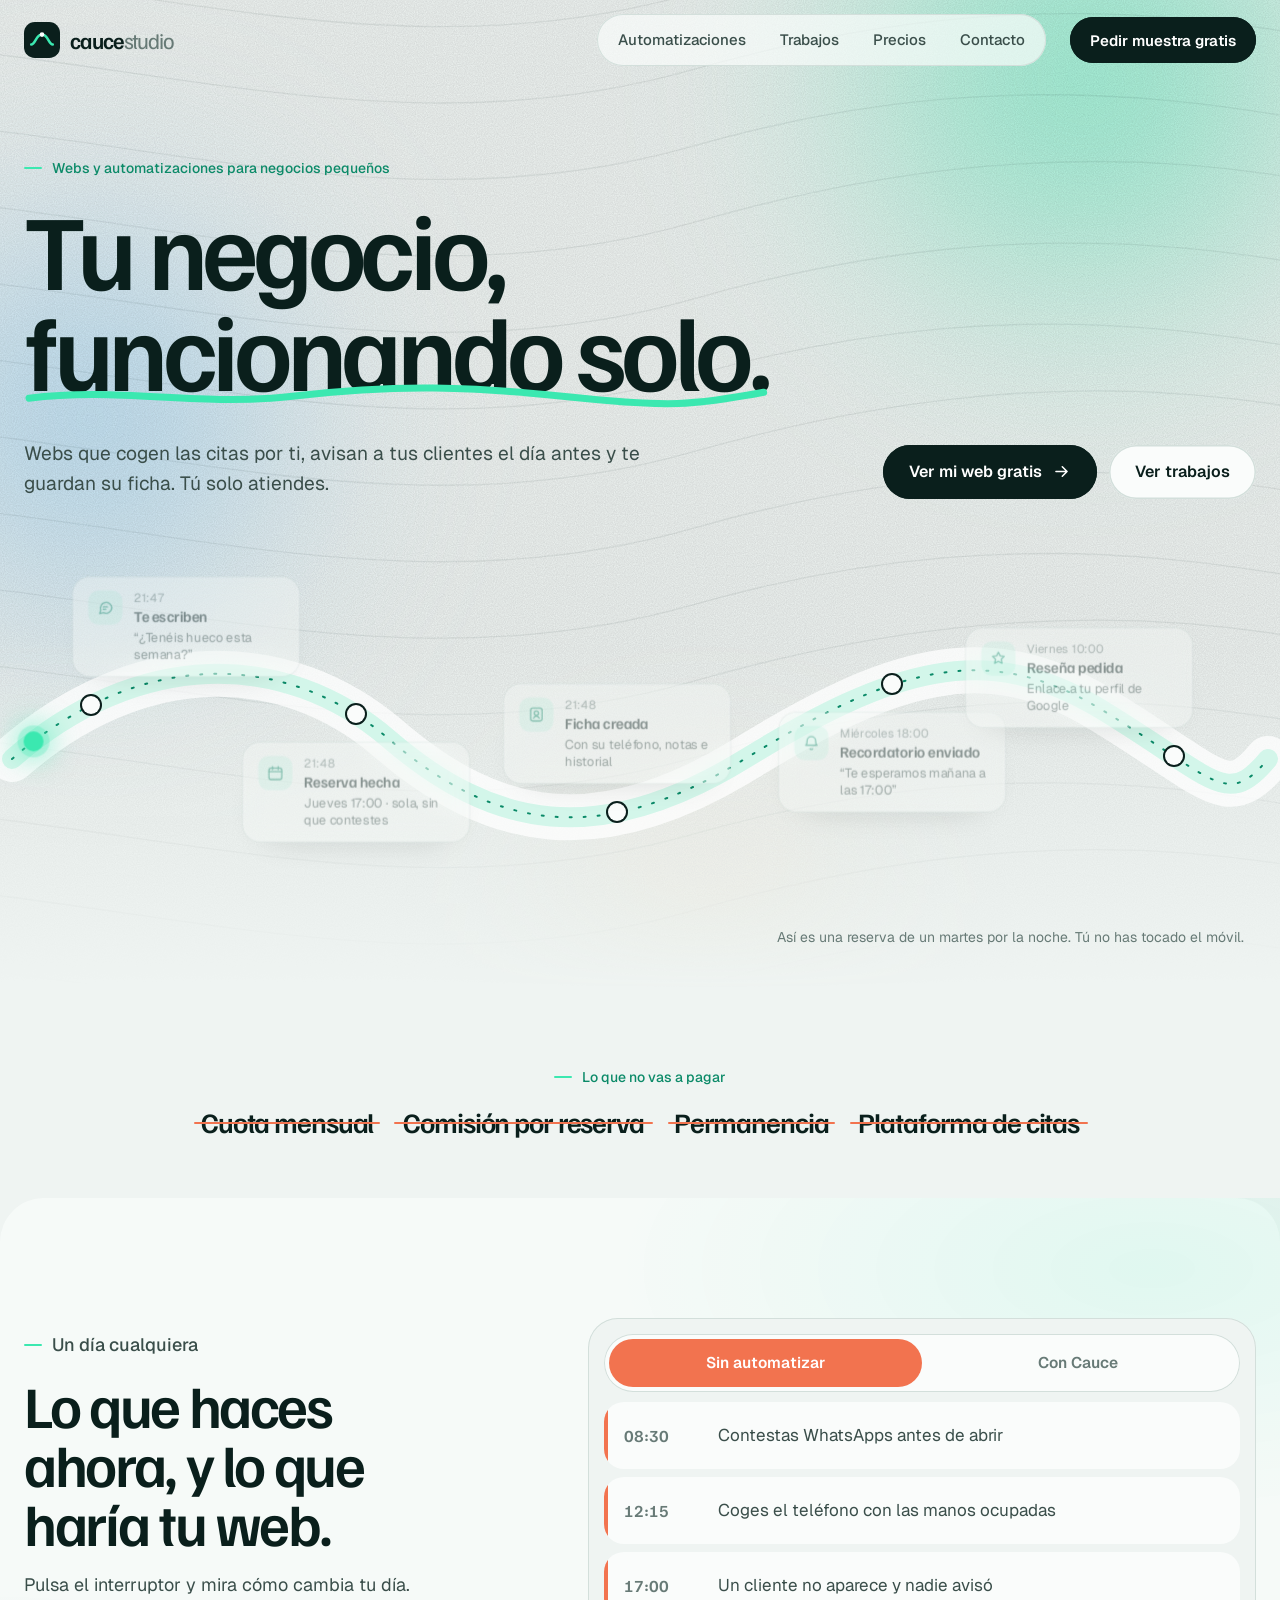
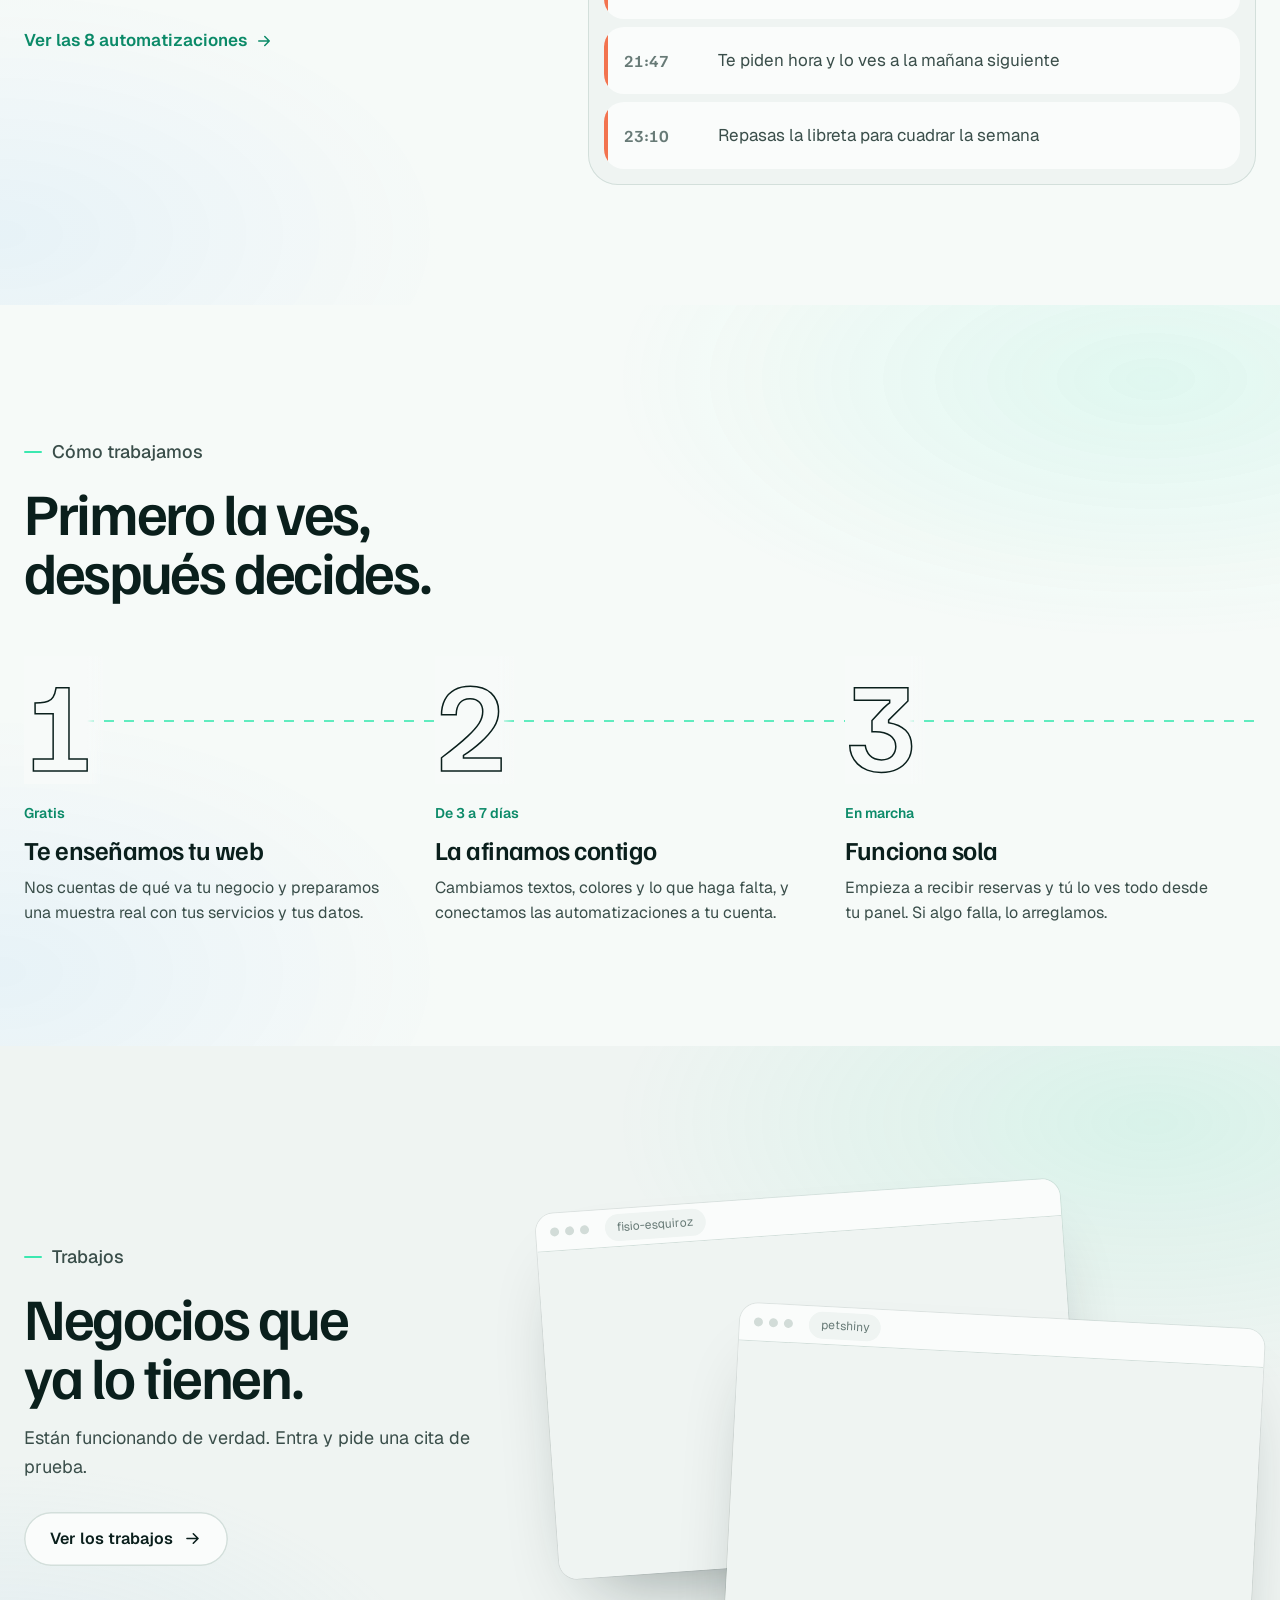
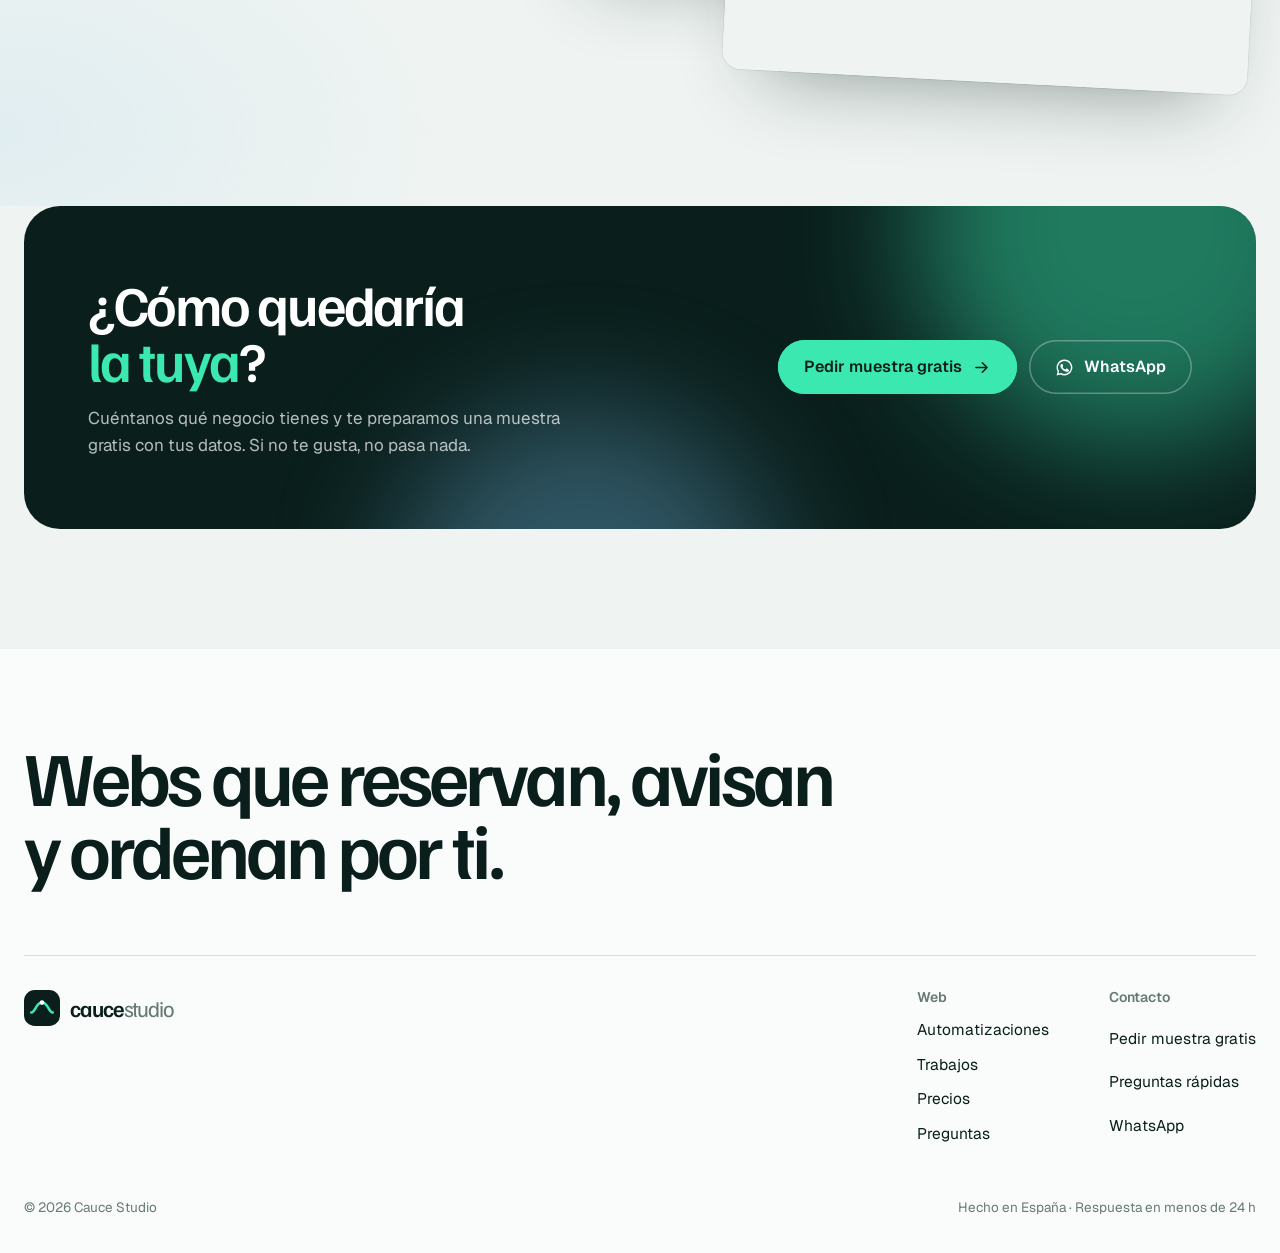
<file: index.html>
<!doctype html><html lang="es"><head><meta charset="utf-8"><meta name="viewport" content="width=device-width,initial-scale=1">
<title>Cauce Studio · Webs con reservas y automatizaciones para tu negocio</title><meta name="description" content="Webs que cogen las citas por ti, avisan a tus clientes el día antes y guardan sus fichas. Pago único, sin cuotas. Te enseñamos una muestra gratis.">
<meta property="og:type" content="website"><meta property="og:locale" content="es_ES"><meta property="og:site_name" content="Cauce Studio"><meta property="og:title" content="Cauce Studio · Webs con reservas y automatizaciones para tu negocio"><meta property="og:description" content="Webs que cogen las citas por ti, avisan a tus clientes el día antes y guardan sus fichas. Pago único, sin cuotas. Te enseñamos una muestra gratis."><meta name="theme-color" content="#EFF4F2">
<script type="application/ld+json">{"@context": "https://schema.org", "@type": "ProfessionalService", "name": "Cauce Studio", "description": "Webs con reservas online y automatizaciones para negocios pequeños: recordatorios de cita, fichas de clientes y respuestas automáticas.", "url": "https://miiguelcamus.github.io/cauce-web/", "areaServed": "ES", "priceRange": "250€ - 700€", "serviceType": ["Diseño web", "Automatización de reservas", "Recordatorios automáticos"]}</script>
<link rel="preconnect" href="https://fonts.googleapis.com"><link rel="preconnect" href="https://fonts.gstatic.com" crossorigin>
<link href="https://fonts.googleapis.com/css2?family=Familjen+Grotesk:wght@400..700&family=Geist:wght@300..700&display=swap" rel="stylesheet"><link rel="stylesheet" href="styles.css?v=40">
<link rel="icon" href="data:image/svg+xml,%3Csvg xmlns='http://www.w3.org/2000/svg' viewBox='0 0 40 40'%3E%3Crect width='40' height='40' rx='12' fill='%230A1F1C'/%3E%3Cpath d='M8 25c5 0 5-11 12-11s7 11 12 11' fill='none' stroke='%233BE8B0' stroke-width='3' stroke-linecap='round'/%3E%3C/svg%3E">
</head><body class="p-index">
<header class="top"><div class="wrap tin">
<a class="logo" href="index.html?v=40" aria-label="Cauce Studio, inicio"><svg class="lm" viewBox="0 0 40 40" aria-hidden="true"><rect width="40" height="40" rx="12" fill="#0A1F1C"/><path d="M8 25c5 0 5-11 12-11s7 11 12 11" fill="none" stroke="#3BE8B0" stroke-width="2.8" stroke-linecap="round"/><circle cx="20" cy="14" r="2.6" fill="#fff"/></svg><b>cauce<span>studio</span></b></a>
<nav class="nav" aria-label="Principal"><a href="automatizaciones.html?v=40">Automatizaciones</a><a href="trabajos.html?v=40">Trabajos</a><a href="precios.html?v=40">Precios</a><a href="contacto.html?v=40">Contacto</a></nav>
<a class="btn pri hcta" href="muestra.html?v=40">Pedir muestra gratis</a>
<button class="burger" aria-label="Abrir menú" aria-expanded="false" aria-controls="mm"><i></i><i></i></button>
</div></header>
<div class="mm" id="mm" aria-hidden="true"><a class="ml" href="index.html?v=40">Inicio</a><a class="ml" href="automatizaciones.html?v=40">Automatizaciones</a><a class="ml" href="trabajos.html?v=40">Trabajos</a><a class="ml" href="precios.html?v=40">Precios</a><a class="ml" href="contacto.html?v=40">Contacto</a><a class="btn pri" href="muestra.html?v=40">Pedir muestra gratis</a></div>
<main>
<section class="hero"><div class="fondo" aria-hidden="true"><i class="l1"></i><i class="l2"></i><i class="l3"></i><svg class="curvas" viewBox="0 0 1440 900" preserveAspectRatio="xMidYMid slice" aria-hidden="true"><path d="M-40 60 C 240 10, 480 150, 760 70 S 1240 20, 1480 110"/><path d="M-40 118 C 240 68, 480 208, 760 128 S 1240 92, 1480 168"/><path d="M-40 176 C 240 126, 480 266, 760 186 S 1240 164, 1480 226"/><path d="M-40 234 C 240 184, 480 324, 760 244 S 1240 194, 1480 284"/><path d="M-40 292 C 240 242, 480 382, 760 302 S 1240 266, 1480 342"/><path d="M-40 350 C 240 300, 480 440, 760 360 S 1240 338, 1480 400"/><path d="M-40 408 C 240 358, 480 498, 760 418 S 1240 368, 1480 458"/><path d="M-40 466 C 240 416, 480 556, 760 476 S 1240 440, 1480 516"/><path d="M-40 524 C 240 474, 480 614, 760 534 S 1240 512, 1480 574"/><path d="M-40 582 C 240 532, 480 672, 760 592 S 1240 542, 1480 632"/><path d="M-40 640 C 240 590, 480 730, 760 650 S 1240 614, 1480 690"/><path d="M-40 698 C 240 648, 480 788, 760 708 S 1240 686, 1480 748"/><path d="M-40 756 C 240 706, 480 846, 760 766 S 1240 716, 1480 806"/><path d="M-40 814 C 240 764, 480 904, 760 824 S 1240 788, 1480 864"/><path d="M-40 872 C 240 822, 480 962, 760 882 S 1240 860, 1480 922"/></svg><b class="grano"></b></div>
<div class="wrap">
 <p class="kick rv">Webs y automatizaciones para negocios pequeños</p>
 <h1 class="rv">Tu negocio,<br><span class="ola">funcionando solo.<svg viewBox="0 0 300 20" preserveAspectRatio="none" aria-hidden="true"><path d="M2 12 C 40 2, 70 20, 110 10 S 180 2, 220 11 S 270 18, 298 7"/></svg></span></h1>
 <div class="hrow">
  <p class="lead rv">Webs que cogen las citas por ti, avisan a tus clientes el día antes y te guardan su ficha. Tú solo atiendes.</p>
  <div class="hb rv"><a class="btn pri" href="muestra.html?v=40">Ver mi web gratis <svg class="ar" viewBox="0 0 24 24" aria-hidden="true"><path fill="none" stroke="currentColor" stroke-width="2" stroke-linecap="round" stroke-linejoin="round" d="M5 12h14M13 6l6 6-6 6"/></svg></a><a class="btn gh" href="trabajos.html?v=40">Ver trabajos</a></div>
 </div>
</div>
<div class="wrap wide"><div class="cauce rv" data-cauce><svg class="rio" viewBox="0 0 1200 300" preserveAspectRatio="none" aria-hidden="true"><path class="lecho" d="M0 170 C 120 60, 260 60, 360 150 S 560 260, 700 170 S 930 50, 1040 120 S 1160 220, 1200 170"/><path class="agua" d="M0 170 C 120 60, 260 60, 360 150 S 560 260, 700 170 S 930 50, 1040 120 S 1160 220, 1200 170"/><path class="hilo" data-path d="M0 170 C 120 60, 260 60, 360 150 S 560 260, 700 170 S 930 50, 1040 120 S 1160 220, 1200 170"/></svg><span class="gota" data-gota aria-hidden="true"></span><ol class="evs"><li data-p=".07" class="ar"><span class="nodo"></span><div class="tj"><span class="ic"><svg viewBox="0 0 24 24" aria-hidden="true"><g fill="none" stroke="currentColor" stroke-width="1.8" stroke-linecap="round" stroke-linejoin="round"><path d="M21 12a8 8 0 0 1-11.6 7.1L4 20.5l1.5-5A8 8 0 1 1 21 12z"/><path d="M9 11h6M9 14.5h3.5"/></g></svg></span><div><small>21:47</small><b>Te escriben</b><span>“¿Tenéis hueco esta semana?”</span></div></div></li><li data-p=".27" class="ab"><span class="nodo"></span><div class="tj"><span class="ic"><svg viewBox="0 0 24 24" aria-hidden="true"><g fill="none" stroke="currentColor" stroke-width="1.8" stroke-linecap="round"><rect x="3" y="5" width="18" height="16" rx="3"/><path d="M3 10h18M8 3v4M16 3v4"/></g></svg></span><div><small>21:48</small><b>Reserva hecha</b><span>Jueves 17:00 · sola, sin que contestes</span></div></div></li><li data-p=".48" class="ar"><span class="nodo"></span><div class="tj"><span class="ic"><svg viewBox="0 0 24 24" aria-hidden="true"><g fill="none" stroke="currentColor" stroke-width="1.8" stroke-linecap="round"><rect x="4" y="3" width="16" height="18" rx="3"/><circle cx="12" cy="10" r="3"/><path d="M8 17c1-2 2.4-3 4-3s3 1 4 3"/></g></svg></span><div><small>21:48</small><b>Ficha creada</b><span>Con su teléfono, notas e historial</span></div></div></li><li data-p=".70" class="ab"><span class="nodo"></span><div class="tj"><span class="ic"><svg viewBox="0 0 24 24" aria-hidden="true"><g fill="none" stroke="currentColor" stroke-width="1.8" stroke-linecap="round" stroke-linejoin="round"><path d="M18 9a6 6 0 1 0-12 0c0 5-2 6-2 6h16s-2-1-2-6"/><path d="M13.7 20a2 2 0 0 1-3.4 0"/></g></svg></span><div><small>Miércoles 18:00</small><b>Recordatorio enviado</b><span>“Te esperamos mañana a las 17:00”</span></div></div></li><li data-p=".92" class="ar"><span class="nodo"></span><div class="tj"><span class="ic"><svg viewBox="0 0 24 24" aria-hidden="true"><path fill="none" stroke="currentColor" stroke-width="1.8" stroke-linejoin="round" d="m12 3 2.5 5.2 5.7.7-4.2 4 1.1 5.6L12 15.8 6.9 18.5 8 12.9 3.8 8.9l5.7-.7z"/></svg></span><div><small>Viernes 10:00</small><b>Reseña pedida</b><span>Enlace a tu perfil de Google</span></div></div></li></ol><p class="cauce-pie">Así es una reserva de un martes por la noche. Tú no has tocado el móvil.</p></div></div>
</section>

<section class="nopagas np-ini"><div class="wrap">
 <p class="kick rv">Lo que no vas a pagar</p>
 <ul class="np"><li class="rv"><s>Cuota mensual</s></li><li class="rv"><s>Comisión por reserva</s></li><li class="rv"><s>Permanencia</s></li><li class="rv"><s>Plataforma de citas</s></li></ul>
</div></section>

<section class="sec dia"><div class="wrap dg">
 <div class="sh rv"><p class="kick">Un día cualquiera</p><h2>Lo que haces ahora, y lo que haría tu web.</h2><p>Pulsa el interruptor y mira cómo cambia tu día.</p>
 <a class="mas" href="automatizaciones.html?v=40">Ver las 8 automatizaciones <svg class="ar" viewBox="0 0 24 24" aria-hidden="true"><path fill="none" stroke="currentColor" stroke-width="2" stroke-linecap="round" stroke-linejoin="round" d="M5 12h14M13 6l6 6-6 6"/></svg></a></div>
 <div class="ad rv" data-ad>
 <div class="ad-sw" role="tablist" aria-label="Comparar"><button role="tab" aria-selected="true" data-v="sin">Sin automatizar</button><button role="tab" aria-selected="false" data-v="con">Con Cauce</button><i></i></div>
 <ol class="ad-l"><li style="--i:0"><time>08:30</time><span class="s">Contestas WhatsApps antes de abrir</span><span class="c">Las citas de hoy te esperan en un correo</span></li><li style="--i:1"><time>12:15</time><span class="s">Coges el teléfono con las manos ocupadas</span><span class="c">La web da las horas libres y coge la cita</span></li><li style="--i:2"><time>17:00</time><span class="s">Un cliente no aparece y nadie avisó</span><span class="c">Ayer le llegó el recordatorio y confirmó</span></li><li style="--i:3"><time>21:47</time><span class="s">Te piden hora y lo ves a la mañana siguiente</span><span class="c">Reserva hecha y ficha creada al momento</span></li><li style="--i:4"><time>23:10</time><span class="s">Repasas la libreta para cuadrar la semana</span><span class="c">Tu semana está en el calendario, sin solapes</span></li></ol>
</div>
</div></section>

<section class="sec pasos-s"><div class="wrap">
 <div class="sh rv"><p class="kick">Cómo trabajamos</p><h2>Primero la ves, después decides.</h2></div>
 <ol class="pasos">
  <li class="rv"><span class="pn">1</span><div><b>Gratis</b><h3>Te enseñamos tu web</h3><p>Nos cuentas de qué va tu negocio y preparamos una muestra real con tus servicios y tus datos.</p></div></li>
  <li class="rv"><span class="pn">2</span><div><b>De 3 a 7 días</b><h3>La afinamos contigo</h3><p>Cambiamos textos, colores y lo que haga falta, y conectamos las automatizaciones a tu cuenta.</p></div></li>
  <li class="rv"><span class="pn">3</span><div><b>En marcha</b><h3>Funciona sola</h3><p>Empieza a recibir reservas y tú lo ves todo desde tu panel. Si algo falla, lo arreglamos.</p></div></li>
 </ol>
</div></section>

<section class="sec vit"><div class="wrap vg">
 <div class="sh rv"><p class="kick">Trabajos</p><h2>Negocios que ya lo tienen.</h2><p>Están funcionando de verdad. Entra y pide una cita de prueba.</p>
  <a class="btn gh" href="trabajos.html?v=40">Ver los trabajos <svg class="ar" viewBox="0 0 24 24" aria-hidden="true"><path fill="none" stroke="currentColor" stroke-width="2" stroke-linecap="round" stroke-linejoin="round" d="M5 12h14M13 6l6 6-6 6"/></svg></a></div>
 <div class="pila rv" aria-hidden="true">
  <div class="nav-f f1"><div class="bb"><i></i><i></i><i></i><span>fisio-esquiroz</span></div><div class="fr"><iframe src="https://miiguelcamus.github.io/fisio-esquiroz/" loading="lazy" tabindex="-1" scrolling="no" title="Diego Esquiroz"></iframe></div></div>
  <div class="nav-f f2"><div class="bb"><i></i><i></i><i></i><span>petshiny</span></div><div class="fr"><iframe src="https://miiguelcamus.github.io/petshiny-web/" loading="lazy" tabindex="-1" scrolling="no" title="Mascota Brillante"></iframe></div></div>
 </div>
</div></section>
<section class="banda"><div class="wrap"><div class="bi rv">
 <div class="bi-fx" aria-hidden="true"><i></i><i></i></div>
 <div class="bi-t"><h2>¿Cómo quedaría <em>la tuya</em>?</h2><p>Cuéntanos qué negocio tienes y te preparamos una muestra gratis con tus datos. Si no te gusta, no pasa nada.</p></div>
 <div class="hb"><a class="btn acc" href="muestra.html?v=40">Pedir muestra gratis <svg class="ar" viewBox="0 0 24 24" aria-hidden="true"><path fill="none" stroke="currentColor" stroke-width="2" stroke-linecap="round" stroke-linejoin="round" d="M5 12h14M13 6l6 6-6 6"/></svg></a><a class="btn osc sw wa" href="https://wa.me/34620078486" target="_blank" rel="noopener"><svg viewBox="0 0 24 24" aria-hidden="true"><path fill="currentColor" d="M12 2a10 10 0 0 0-8.6 15.1L2 22l5-1.3A10 10 0 1 0 12 2zm0 18.2c-1.5 0-3-.4-4.3-1.2l-.3-.2-3 .8.8-2.9-.2-.3A8.2 8.2 0 1 1 12 20.2zm4.5-6.1c-.2-.1-1.5-.7-1.7-.8-.2-.1-.4-.1-.6.1l-.8 1c-.1.2-.3.2-.5.1a6.7 6.7 0 0 1-3.3-2.9c-.3-.4.2-.4.7-1.4.1-.2 0-.3 0-.4l-.8-1.8c-.2-.5-.4-.4-.6-.4h-.5a1 1 0 0 0-.7.3c-.2.3-.9.9-.9 2.2s1 2.6 1.1 2.7c.1.2 1.9 2.9 4.6 4 1.7.7 2.4.8 3.2.7.5-.1 1.5-.6 1.8-1.2.2-.6.2-1.1.1-1.2l-.5-.3z"/></svg> WhatsApp</a></div>
</div></div></section></main><div class="rio-pag" aria-hidden="true"><svg viewBox="0 0 100 1000" preserveAspectRatio="none"><path class="rp-l" d="M60 0 C 60 60, 20 90, 22 150 S 80 240, 78 320 S 18 420, 24 500 S 84 600, 80 680 S 16 780, 22 860 S 70 950, 60 1000"/><path class="rp-a" data-rp d="M60 0 C 60 60, 20 90, 22 150 S 80 240, 78 320 S 18 420, 24 500 S 84 600, 80 680 S 16 780, 22 860 S 70 950, 60 1000"/></svg></div>
<footer class="ft"><div class="wrap">
 <p class="ft-big">Webs que reservan, avisan<br>y ordenan por ti.</p>
 <div class="fg">
  <div><a class="logo" href="index.html?v=40"><svg class="lm" viewBox="0 0 40 40" aria-hidden="true"><rect width="40" height="40" rx="12" fill="#0A1F1C"/><path d="M8 25c5 0 5-11 12-11s7 11 12 11" fill="none" stroke="#3BE8B0" stroke-width="2.8" stroke-linecap="round"/><circle cx="20" cy="14" r="2.6" fill="#fff"/></svg><b>cauce<span>studio</span></b></a></div>
  <div class="fl">
   <div><h4>Web</h4><a href="automatizaciones.html?v=40">Automatizaciones</a><a href="trabajos.html?v=40">Trabajos</a><a href="precios.html?v=40">Precios</a><a href="precios.html#dudas?v=40">Preguntas</a></div>
   <div><h4>Contacto</h4><a href="muestra.html?v=40">Pedir muestra gratis</a><a href="contacto.html?v=40">Preguntas rápidas</a><a href="https://wa.me/34620078486" target="_blank" rel="noopener">WhatsApp</a></div>
  </div>
 </div>
 <div class="fb"><span>© 2026 Cauce Studio</span><span>Hecho en España · Respuesta en menos de 24 h</span></div>
</div></footer>
<script>window.CAUCE_API="https://script.google.com/macros/s/AKfycbzjzSvgjvfyPoB7tWCOrvW7ijS-9wO3OuAQjPa8jAJ3z-Is_o9Rd_vE1tNvg3ZC2H8V/exec";</script>
<script src="app.js?v=40"></script></body></html>
</file>
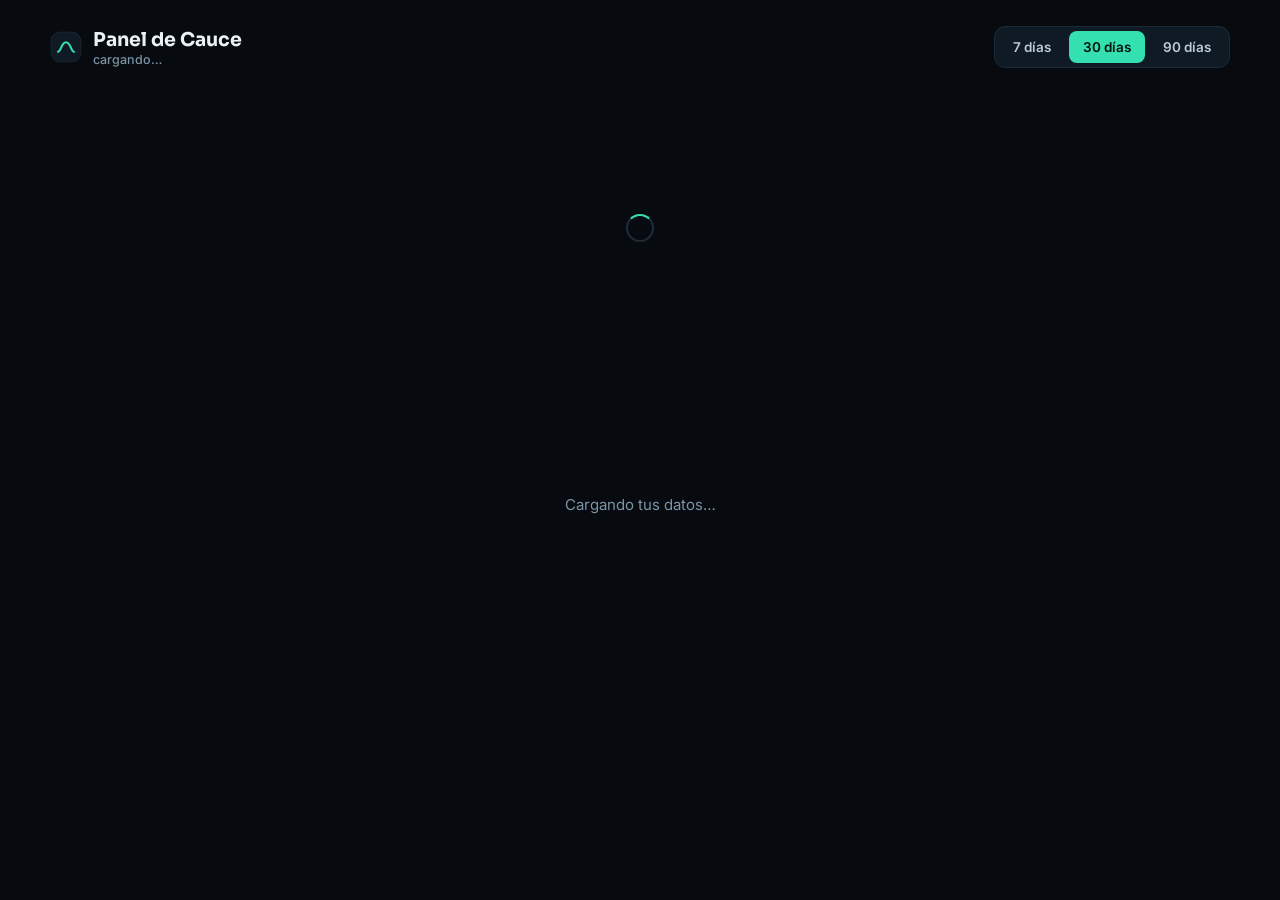
<file: panel-src/Index.html>
<!doctype html><html lang="es"><head><meta charset="utf-8">
<link href="https://fonts.googleapis.com/css2?family=Sora:wght@400;500;600;700&family=Inter:wght@400;500;600;700&display=swap" rel="stylesheet">
<style>
:root{--bg:#070b10;--bg2:#0c131b;--card:#101a24;--card2:#16222e;--ink:#eaf2f8;--ink2:#b9cbd8;--mut:#7b94a5;--line:#1d2b38;--acc:#35e0b0;--amb:#ffc46b;--red:#ff8f8f;--r:16px;--ease:cubic-bezier(.22,.7,.2,1)}
*{box-sizing:border-box;margin:0;padding:0}
body{font-family:"Inter",system-ui,sans-serif;background:var(--bg);color:var(--ink);font-size:15px;-webkit-font-smoothing:antialiased}
h1,h2,h3,.dis{font-family:"Sora",sans-serif;font-weight:600;letter-spacing:-.03em;line-height:1.1}
a{color:inherit}
.wrap{width:min(1180px,100% - 32px);margin:0 auto;padding:26px 0 70px}
.top{display:flex;align-items:center;justify-content:space-between;gap:16px;flex-wrap:wrap;margin-bottom:26px}
.lg{display:flex;align-items:center;gap:11px}
.lg svg{width:32px;height:32px}
.lg b{font-family:"Sora",sans-serif;font-size:19px}
.lg small{display:block;color:var(--mut);font-size:12.5px;font-weight:500}
.rng{display:flex;gap:4px;background:var(--card);border:1px solid var(--line);border-radius:11px;padding:4px}
.rng button{border:0;background:transparent;color:var(--ink2);font:600 13.5px "Inter";padding:8px 14px;border-radius:8px;cursor:pointer;transition:.2s}
.rng button:hover{color:var(--ink)}
.rng button.on{background:var(--acc);color:#04120d}
.kpis{display:grid;grid-template-columns:repeat(5,1fr);gap:12px;margin-bottom:14px}
.k{background:var(--card);border:1px solid var(--line);border-radius:var(--r);padding:20px}
.k small{display:block;color:var(--mut);font-size:12.5px;font-weight:600;letter-spacing:.04em;margin-bottom:9px}
.k b{font-family:"Sora",sans-serif;font-size:32px;font-weight:600;letter-spacing:-.04em;display:block;line-height:1}
.k .dt{display:inline-flex;align-items:center;gap:4px;font-size:12.5px;font-weight:600;margin-top:8px;padding:3px 8px;border-radius:99px}
.dt.up{background:rgba(53,224,176,.12);color:var(--acc)}
.dt.dn{background:rgba(255,143,143,.12);color:var(--red)}
.dt.eq{background:var(--card2);color:var(--mut)}
.grid{display:grid;grid-template-columns:1.6fr 1fr;gap:12px;margin-bottom:12px}
.grid3{display:grid;grid-template-columns:repeat(3,1fr);gap:12px;margin-bottom:12px}
.box{background:var(--card);border:1px solid var(--line);border-radius:var(--r);padding:22px}
.box h3{font-size:16px;margin-bottom:4px}
.box .sub{color:var(--mut);font-size:12.5px;margin-bottom:18px}
/* barras por día */
.chart{display:flex;align-items:stretch;gap:3px;height:190px}
.bar{flex:1;min-width:0;height:100%;display:flex;flex-direction:column;justify-content:flex-end;gap:2px;position:relative;cursor:default}
.bar i{display:block;background:linear-gradient(180deg,var(--acc),#15836a);border-radius:3px 3px 0 0;min-height:2px;transition:filter .2s}
.bar u{display:block;background:var(--amb);border-radius:0 0 3px 3px;min-height:0}
.bar:hover i{filter:brightness(1.35)}
.bar .tip{position:absolute;bottom:calc(100% + 8px);left:50%;transform:translateX(-50%);background:#02070b;border:1px solid var(--line);border-radius:9px;padding:7px 11px;font-size:12.5px;white-space:nowrap;opacity:0;pointer-events:none;transition:opacity .18s;z-index:5}
.bar:hover .tip{opacity:1}
.xax{display:flex;justify-content:space-between;margin-top:10px;font-size:11.5px;color:var(--mut)}
.leg{display:flex;gap:16px;font-size:12.5px;color:var(--mut);margin-top:12px}
.leg span{display:inline-flex;align-items:center;gap:6px}
.leg i{width:9px;height:9px;border-radius:3px;display:block}
/* listas */
.lst{display:grid;gap:11px}
.row{display:grid;grid-template-columns:1fr auto;gap:10px;align-items:center}
.row .nm{font-size:14px;color:var(--ink2);overflow:hidden;text-overflow:ellipsis;white-space:nowrap}
.row .vl{font-weight:600;font-size:14px;font-variant-numeric:tabular-nums}
.trk{grid-column:1/-1;height:6px;border-radius:99px;background:var(--card2);overflow:hidden}
.trk i{display:block;height:100%;background:var(--acc);border-radius:99px;transition:width .7s var(--ease)}
.trk.am i{background:var(--amb)}
/* embudo */
.fun{display:grid;gap:10px}
.fstep{background:var(--card2);border-radius:11px;padding:13px 16px;display:flex;justify-content:space-between;align-items:center;position:relative;overflow:hidden}
.fstep .fill{position:absolute;inset:0;background:linear-gradient(90deg,rgba(53,224,176,.26),rgba(53,224,176,.06));transition:width .8s var(--ease)}
.fstep span,.fstep b{position:relative;z-index:1}
.fstep span{font-size:14px;color:var(--ink2)}
.fstep b{font-variant-numeric:tabular-nums}
.fstep em{font-style:normal;color:var(--mut);font-size:12.5px;margin-left:8px}
/* solicitudes */
.leads{display:grid;gap:10px}
.lead{background:var(--card2);border:1px solid var(--line);border-radius:13px;padding:16px 18px}
.lead .lh{display:flex;justify-content:space-between;gap:12px;align-items:flex-start;margin-bottom:8px;flex-wrap:wrap}
.lead b{font-size:15.5px}
.lead .meta{color:var(--mut);font-size:12.5px}
.lead p{color:var(--ink2);font-size:14px;background:var(--bg);padding:10px 13px;border-radius:9px;margin-top:9px}
.tags{display:flex;gap:6px;flex-wrap:wrap;margin-top:10px}
.tag{font-size:11.5px;font-weight:600;padding:4px 9px;border-radius:99px;background:var(--bg);border:1px solid var(--line);color:var(--ink2)}
.tag.ok{color:var(--acc);border-color:rgba(53,224,176,.4)}
.acts{display:flex;gap:7px;margin-top:12px;flex-wrap:wrap}
.btn{border:0;cursor:pointer;font:600 13px "Inter";padding:8px 14px;border-radius:9px;text-decoration:none;display:inline-flex;align-items:center;gap:7px;transition:.2s}
.btn.wa{background:#25d366;color:#fff}
.btn.gh{background:transparent;color:var(--ink2);box-shadow:inset 0 0 0 1px var(--line)}
.btn.gh:hover{color:var(--ink);box-shadow:inset 0 0 0 1px var(--acc)}
.empty{color:var(--mut);font-size:14px;padding:22px 0;text-align:center}
.foot{display:flex;justify-content:space-between;gap:14px;flex-wrap:wrap;margin-top:22px;color:var(--mut);font-size:12.5px}
.foot a{color:var(--acc)}
.load{display:grid;place-items:center;height:60vh;color:var(--mut);gap:14px}
.spin{width:28px;height:28px;border:2px solid var(--line);border-top-color:var(--acc);border-radius:50%;animation:sp .8s linear infinite}
@keyframes sp{to{transform:rotate(360deg)}}
@media(max-width:1000px){.kpis{grid-template-columns:repeat(2,1fr)}.grid,.grid3{grid-template-columns:1fr}}
@media(hover:none){.bar .tip{display:none}}
@media(max-width:560px){.wrap{width:calc(100% - 24px)}.k b{font-size:26px}.chart{height:150px}}
</style></head><body>
<div class="wrap">
 <div class="top">
  <div class="lg"><svg viewBox="0 0 40 40"><rect x="1.5" y="1.5" width="37" height="37" rx="11" fill="#101a24" stroke="#1d2b38"/><path d="M10 26c4 0 4-12 10-12s6 12 10 12" fill="none" stroke="#35e0b0" stroke-width="2.6" stroke-linecap="round"/></svg>
   <div><b>Panel de Cauce</b><small data-web>cargando…</small></div></div>
  <div class="rng" role="tablist">
   <button data-d="7">7 días</button><button data-d="30" class="on">30 días</button><button data-d="90">90 días</button>
  </div>
 </div>
 <div id="app"><div class="load"><div class="spin"></div><span>Cargando tus datos…</span></div></div>
</div>
<script>
var D=null,DIAS=30;
var $=function(s,r){return (r||document).querySelector(s)};
function esc(s){return String(s==null?'':s).replace(/[<>&"]/g,function(c){return{'<':'&lt;','>':'&gt;','&':'&amp;','"':'&quot;'}[c]})}
function delta(a,b){
 if(!b&&!a)return '<span class="dt eq">sin datos antes</span>';
 if(!b)return '<span class="dt up">nuevo</span>';
 var p=Math.round((a-b)/b*100);
 var c=p>0?'up':p<0?'dn':'eq';
 return '<span class="dt '+c+'">'+(p>0?'▲ +':p<0?'▼ ':'= ')+Math.abs(p)+'%</span>';
}
function mins(s){ if(!s)return '—'; return s<60? s+' s' : Math.floor(s/60)+' min '+(s%60)+' s'; }

function lista(arr,total,clase){
 if(!arr||!arr.length)return '<p class="empty">Sin datos todavía.</p>';
 var max=Math.max.apply(null,arr.map(function(x){return x.v}))||1;
 return '<div class="lst">'+arr.slice(0,7).map(function(x){
  return '<div class="row"><span class="nm">'+esc(x.k)+'</span><span class="vl">'+x.v+'</span>'+
   '<span class="trk '+(clase||'')+'"><i style="width:'+Math.round(x.v/max*100)+'%"></i></span></div>'}).join('')+'</div>';
}

function pinta(){
 var k=D.kpi, s=D.serie, maxv=Math.max.apply(null,s.map(function(x){return x.v}))||1;
 $('[data-web]').textContent=(D.web||'').replace(/^https?:\/\//,'').replace(/\/$/,'');
 var barras=s.map(function(x){
  var h=Math.round(x.v/maxv*100), lh=x.l?Math.max(6,Math.round(x.l/maxv*100)):0;
  return '<div class="bar"><span class="tip"><b>'+x.et+'</b> · '+x.v+' visitante'+(x.v===1?'':'s')+(x.l?' · '+x.l+' solicitud'+(x.l===1?'':'es'):'')+'</span>'+
   '<i style="height:'+h+'%"></i>'+(lh?'<u style="height:'+lh+'%"></u>':'')+'</div>'}).join('');

 var fmax=(D.embudo[0]||{}).v||1;
 var fun=D.embudo.map(function(f,i){
  var pc=fmax?Math.round(f.v/fmax*100):0;
  return '<div class="fstep"><span class="fill" style="width:'+pc+'%"></span><span>'+esc(f.k)+'</span><b>'+f.v+'<em>'+pc+'%</em></b></div>'}).join('');

 var leads=(D.solicitudes||[]).length? D.solicitudes.map(function(l){
  var tel=String(l.c||'').replace(/\D/g,'');
  var wa=tel.length>=9?'<a class="btn wa" target="_blank" rel="noopener" href="https://wa.me/34'+tel.slice(-9)+'">WhatsApp</a>':'';
  var mail=/@/.test(l.c)?'<a class="btn gh" href="mailto:'+esc(l.c)+'">Email</a>':'';
  return '<div class="lead"><div class="lh"><div><b>'+esc(l.b||l.n)+'</b><div class="meta">'+esc(l.n)+' · '+esc(l.c)+'</div></div>'+
   '<span class="meta">'+esc(l.f)+'</span></div>'+
   (l.m?'<p>'+esc(l.m)+'</p>':'')+
   '<div class="tags"><span class="tag ok">'+esc(l.s||'—')+'</span><span class="tag">llegó por '+esc(l.src||'directo')+'</span></div>'+
   '<div class="acts">'+wa+mail+'</div></div>'}).join('') : '<p class="empty">Todavía no hay solicitudes. Cuando alguien rellene el formulario, aparece aquí y te llega un email.</p>';

 $('#app').innerHTML=
 '<div class="kpis">'+
  '<div class="k"><small>VISITANTES</small><b>'+k.visitantes+'</b>'+delta(k.visitantes,k.visitantesPrev)+'</div>'+
  '<div class="k"><small>PÁGINAS VISTAS</small><b>'+k.visitas+'</b>'+delta(k.visitas,k.visitasPrev)+'</div>'+
  '<div class="k"><small>SOLICITUDES</small><b>'+k.solicitudes+'</b>'+delta(k.solicitudes,k.solicitudesPrev)+'</div>'+
  '<div class="k"><small>CONVERSIÓN</small><b>'+k.conversion+'%</b>'+delta(k.conversion,k.conversionPrev)+'</div>'+
  '<div class="k"><small>TIEMPO MEDIO</small><b style="font-size:26px">'+mins(k.segMedio)+'</b><span class="dt eq">lee el '+(k.scrollMedio||0)+'% de la página</span></div>'+
 '</div>'+

 '<div class="grid">'+
  '<div class="box"><h3>Visitantes por día</h3><p class="sub">Cada barra es un día. En ámbar, las solicitudes que llegaron.</p>'+
   '<div class="chart">'+barras+'</div>'+
   '<div class="xax"><span>'+(s[0]||{}).et+'</span><span>'+(s[s.length-1]||{}).et+'</span></div>'+
   '<div class="leg"><span><i style="background:#35e0b0"></i>Visitantes</span><span><i style="background:#ffc46b"></i>Solicitudes</span></div></div>'+
  '<div class="box"><h3>De dónde vienen</h3><p class="sub">Cómo ha llegado la gente a la web.</p>'+lista(D.origenes)+'</div>'+
 '</div>'+

 '<div class="grid3">'+
  '<div class="box"><h3>El camino hasta contactar</h3><p class="sub">Dónde se cae la gente.</p><div class="fun">'+fun+'</div></div>'+
  '<div class="box"><h3>Con qué entran</h3><p class="sub">Móvil, tablet u ordenador.</p>'+lista(D.dispositivos)+'</div>'+
  '<div class="box"><h3>Hasta dónde bajan</h3><p class="sub">Cuánta página leen antes de irse.</p>'+lista(D.scroll,0,'am')+'</div>'+
 '</div>'+

 '<div class="grid">'+
  '<div class="box"><h3>Solicitudes recibidas</h3><p class="sub">Las últimas, con botón para responder.</p><div class="leads">'+leads+'</div></div>'+
  '<div class="box"><h3>Qué pulsan</h3><p class="sub">Los botones y secciones con más clics.</p>'+lista(D.clics)+
   '<h3 style="margin-top:26px">Páginas más vistas</h3><p class="sub">&nbsp;</p>'+lista(D.paginas)+'</div>'+
 '</div>'+

 '<div class="foot"><span>Datos de los últimos '+D.dias+' días · se actualizan solos</span>'+
  '<span><a href="'+D.hoja+'" target="_blank" rel="noopener">Ver los datos en bruto</a> · <a href="'+D.web+'" target="_blank" rel="noopener">Abrir la web</a></span></div>';
}

function fallo(t){$('#app').innerHTML='<div class="box" style="margin-top:20px"><h3>No se han podido cargar los datos</h3><p class="sub" style="margin-top:10px;white-space:pre-wrap">'+esc(t)+'</p><button class="btn gh" onclick="carga()" style="margin-top:14px">Reintentar</button></div>'}
function carga(){
 $('#app').innerHTML='<div class="load"><div class="spin"></div><span>Cargando tus datos…</span></div>';
 var listo=false;
 setTimeout(function(){if(!listo)fallo('La consulta está tardando demasiado. Pulsa Reintentar.')},25000);
 google.script.run
  .withSuccessHandler(function(d){listo=true;try{D=(typeof d==='string')?JSON.parse(d):d}catch(e){return fallo('Respuesta ilegible del servidor')}if(!D||!D.kpi)return fallo('El servidor no ha devuelto datos. Vuelve a abrir el panel con tu cuenta de Google.');try{pinta()}catch(err){fallo('Error al dibujar: '+(err&&err.message)+'\n'+((err&&err.stack)||'').split('\n').slice(0,3).join('\n'))}})
  .withFailureHandler(function(e){listo=true;fallo((e&&e.message)||String(e))})
  .panelDatosJSON(DIAS);
}
[].forEach.call(document.querySelectorAll('.rng button'),function(b){
 b.onclick=function(){
  [].forEach.call(document.querySelectorAll('.rng button'),function(x){x.classList.toggle('on',x===b)});
  DIAS=+b.dataset.d;carga();
 }});
carga();
</script></body></html>
</file>
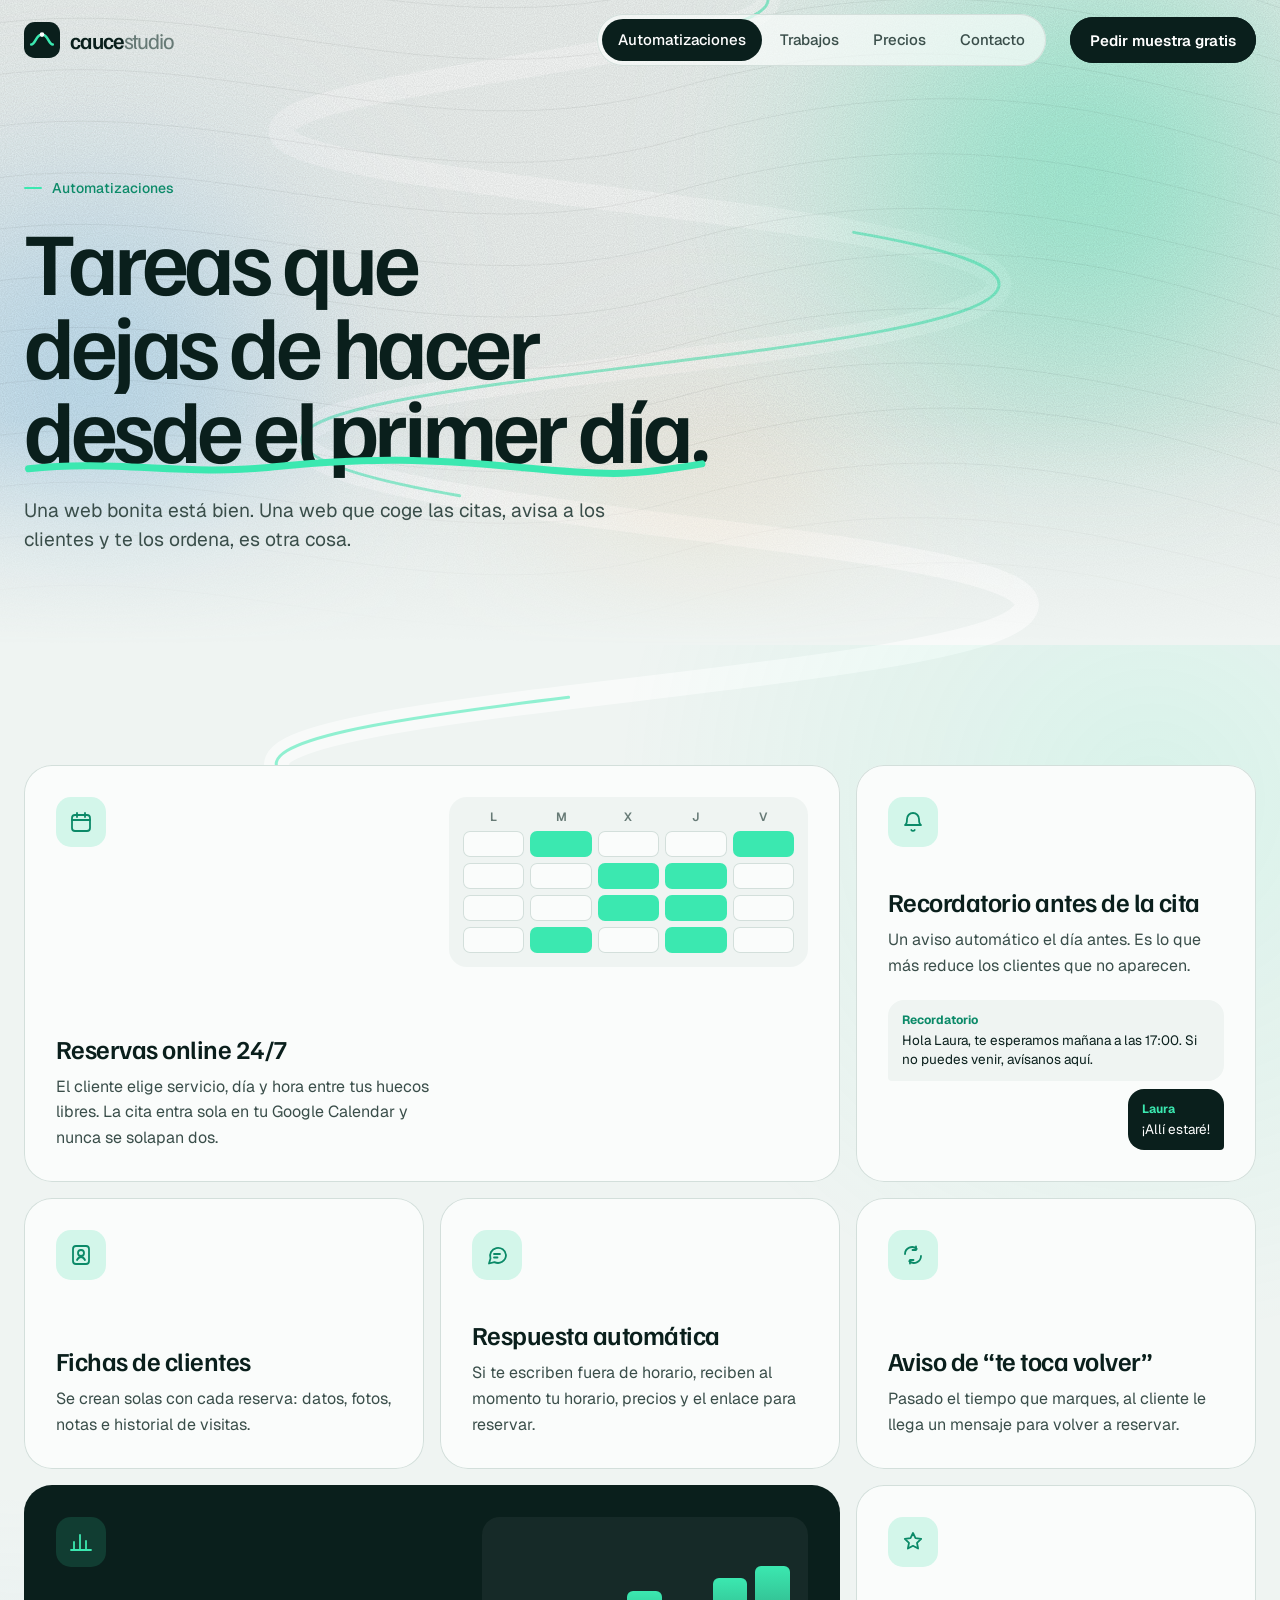
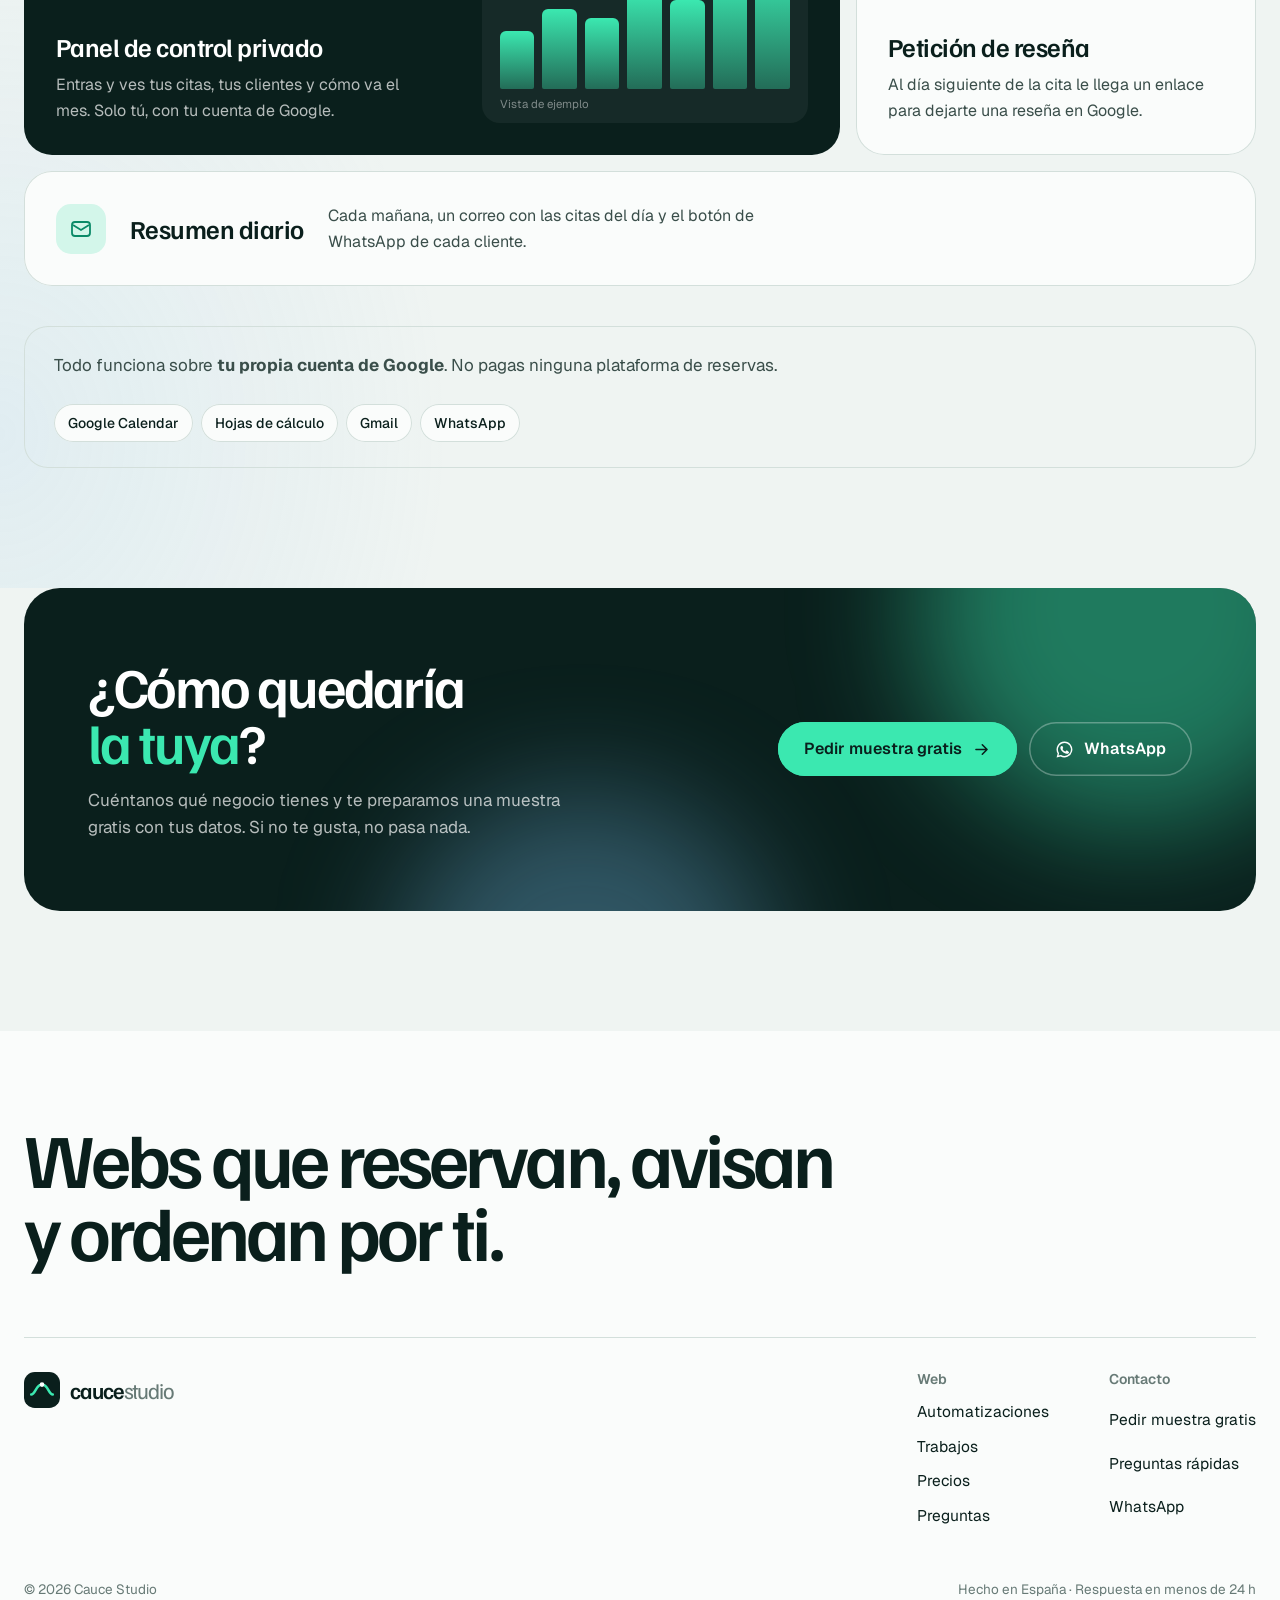
<file: automatizaciones.html>
<!doctype html><html lang="es"><head><meta charset="utf-8"><meta name="viewport" content="width=device-width,initial-scale=1">
<title>Automatizaciones · Cauce Studio</title><meta name="description" content="Reservas online, recordatorios, fichas de clientes, respuestas automáticas y petición de reseñas. Todo sobre tu propia cuenta de Google.">
<meta property="og:type" content="website"><meta property="og:locale" content="es_ES"><meta property="og:site_name" content="Cauce Studio"><meta property="og:title" content="Automatizaciones · Cauce Studio"><meta property="og:description" content="Reservas online, recordatorios, fichas de clientes, respuestas automáticas y petición de reseñas. Todo sobre tu propia cuenta de Google."><meta name="theme-color" content="#EFF4F2">
<script type="application/ld+json">{"@context": "https://schema.org", "@type": "ProfessionalService", "name": "Cauce Studio", "description": "Webs con reservas online y automatizaciones para negocios pequeños: recordatorios de cita, fichas de clientes y respuestas automáticas.", "url": "https://miiguelcamus.github.io/cauce-web/", "areaServed": "ES", "priceRange": "250€ - 700€", "serviceType": ["Diseño web", "Automatización de reservas", "Recordatorios automáticos"]}</script>
<link rel="preconnect" href="https://fonts.googleapis.com"><link rel="preconnect" href="https://fonts.gstatic.com" crossorigin>
<link href="https://fonts.googleapis.com/css2?family=Familjen+Grotesk:wght@400..700&family=Geist:wght@300..700&display=swap" rel="stylesheet"><link rel="stylesheet" href="styles.css?v=40">
<link rel="icon" href="data:image/svg+xml,%3Csvg xmlns='http://www.w3.org/2000/svg' viewBox='0 0 40 40'%3E%3Crect width='40' height='40' rx='12' fill='%230A1F1C'/%3E%3Cpath d='M8 25c5 0 5-11 12-11s7 11 12 11' fill='none' stroke='%233BE8B0' stroke-width='3' stroke-linecap='round'/%3E%3C/svg%3E">
</head><body class="p-automatizaciones">
<header class="top"><div class="wrap tin">
<a class="logo" href="index.html?v=40" aria-label="Cauce Studio, inicio"><svg class="lm" viewBox="0 0 40 40" aria-hidden="true"><rect width="40" height="40" rx="12" fill="#0A1F1C"/><path d="M8 25c5 0 5-11 12-11s7 11 12 11" fill="none" stroke="#3BE8B0" stroke-width="2.8" stroke-linecap="round"/><circle cx="20" cy="14" r="2.6" fill="#fff"/></svg><b>cauce<span>studio</span></b></a>
<nav class="nav" aria-label="Principal"><a href="automatizaciones.html?v=40" aria-current="page">Automatizaciones</a><a href="trabajos.html?v=40">Trabajos</a><a href="precios.html?v=40">Precios</a><a href="contacto.html?v=40">Contacto</a></nav>
<a class="btn pri hcta" href="muestra.html?v=40">Pedir muestra gratis</a>
<button class="burger" aria-label="Abrir menú" aria-expanded="false" aria-controls="mm"><i></i><i></i></button>
</div></header>
<div class="mm" id="mm" aria-hidden="true"><a class="ml" href="index.html?v=40">Inicio</a><a class="ml" href="automatizaciones.html?v=40">Automatizaciones</a><a class="ml" href="trabajos.html?v=40">Trabajos</a><a class="ml" href="precios.html?v=40">Precios</a><a class="ml" href="contacto.html?v=40">Contacto</a><a class="btn pri" href="muestra.html?v=40">Pedir muestra gratis</a></div>
<main><section class="ph"><div class="fondo" aria-hidden="true"><i class="l1"></i><i class="l2"></i><i class="l3"></i><svg class="curvas" viewBox="0 0 1440 900" preserveAspectRatio="xMidYMid slice" aria-hidden="true"><path d="M-40 60 C 240 10, 480 150, 760 70 S 1240 20, 1480 110"/><path d="M-40 118 C 240 68, 480 208, 760 128 S 1240 92, 1480 168"/><path d="M-40 176 C 240 126, 480 266, 760 186 S 1240 164, 1480 226"/><path d="M-40 234 C 240 184, 480 324, 760 244 S 1240 194, 1480 284"/><path d="M-40 292 C 240 242, 480 382, 760 302 S 1240 266, 1480 342"/><path d="M-40 350 C 240 300, 480 440, 760 360 S 1240 338, 1480 400"/><path d="M-40 408 C 240 358, 480 498, 760 418 S 1240 368, 1480 458"/><path d="M-40 466 C 240 416, 480 556, 760 476 S 1240 440, 1480 516"/><path d="M-40 524 C 240 474, 480 614, 760 534 S 1240 512, 1480 574"/><path d="M-40 582 C 240 532, 480 672, 760 592 S 1240 542, 1480 632"/><path d="M-40 640 C 240 590, 480 730, 760 650 S 1240 614, 1480 690"/><path d="M-40 698 C 240 648, 480 788, 760 708 S 1240 686, 1480 748"/><path d="M-40 756 C 240 706, 480 846, 760 766 S 1240 716, 1480 806"/><path d="M-40 814 C 240 764, 480 904, 760 824 S 1240 788, 1480 864"/><path d="M-40 872 C 240 822, 480 962, 760 882 S 1240 860, 1480 922"/></svg><b class="grano"></b></div><div class="wrap">
 <p class="kick rv">Automatizaciones</p><h1 class="rv">Tareas que dejas de hacer <span class="ola">desde el primer día.<svg viewBox="0 0 300 20" preserveAspectRatio="none" aria-hidden="true"><path d="M2 12 C 40 2, 70 20, 110 10 S 180 2, 220 11 S 270 18, 298 7"/></svg></span></h1><p class="lead rv">Una web bonita está bien. Una web que coge las citas, avisa a los clientes y te los ordena, es otra cosa.</p></div></section>
<section class="sec"><div class="wrap"><div class="bento"><article class="bx g1 rv"><span class="ic"><svg viewBox="0 0 24 24" aria-hidden="true"><g fill="none" stroke="currentColor" stroke-width="1.8" stroke-linecap="round"><rect x="3" y="5" width="18" height="16" rx="3"/><path d="M3 10h18M8 3v4M16 3v4"/></g></svg></span><h3>Reservas online 24/7</h3><p>El cliente elige servicio, día y hora entre tus huecos libres. La cita entra sola en tu Google Calendar y nunca se solapan dos.</p><div class="vis-sem" aria-hidden="true"><div class="sem-h"><span>L</span><span>M</span><span>X</span><span>J</span><span>V</span></div><div class="sem-g"><i class="" style="--d:0"></i><i class="ll" style="--d:1"></i><i class="" style="--d:2"></i><i class="" style="--d:3"></i><i class="ll" style="--d:4"></i><i class="" style="--d:5"></i><i class="" style="--d:6"></i><i class="ll" style="--d:7"></i><i class="ll" style="--d:8"></i><i class="" style="--d:9"></i><i class="" style="--d:10"></i><i class="" style="--d:11"></i><i class="ll" style="--d:12"></i><i class="ll" style="--d:13"></i><i class="" style="--d:14"></i><i class="" style="--d:15"></i><i class="ll" style="--d:16"></i><i class="" style="--d:17"></i><i class="ll" style="--d:18"></i><i class="" style="--d:19"></i></div></div></article><article class="bx g2 rv"><span class="ic"><svg viewBox="0 0 24 24" aria-hidden="true"><g fill="none" stroke="currentColor" stroke-width="1.8" stroke-linecap="round" stroke-linejoin="round"><path d="M18 9a6 6 0 1 0-12 0c0 5-2 6-2 6h16s-2-1-2-6"/><path d="M13.7 20a2 2 0 0 1-3.4 0"/></g></svg></span><h3>Recordatorio antes de la cita</h3><p>Un aviso automático el día antes. Es lo que más reduce los clientes que no aparecen.</p><div class="vis-not" aria-hidden="true"><div class="nt"><b>Recordatorio</b><span>Hola Laura, te esperamos mañana a las 17:00. Si no puedes venir, avísanos aquí.</span></div><div class="nt nt2"><b>Laura</b><span>¡Allí estaré!</span></div></div></article><article class="bx g3 rv"><span class="ic"><svg viewBox="0 0 24 24" aria-hidden="true"><g fill="none" stroke="currentColor" stroke-width="1.8" stroke-linecap="round"><rect x="4" y="3" width="16" height="18" rx="3"/><circle cx="12" cy="10" r="3"/><path d="M8 17c1-2 2.4-3 4-3s3 1 4 3"/></g></svg></span><h3>Fichas de clientes</h3><p>Se crean solas con cada reserva: datos, fotos, notas e historial de visitas.</p></article><article class="bx g3 rv"><span class="ic"><svg viewBox="0 0 24 24" aria-hidden="true"><g fill="none" stroke="currentColor" stroke-width="1.8" stroke-linecap="round" stroke-linejoin="round"><path d="M21 12a8 8 0 0 1-11.6 7.1L4 20.5l1.5-5A8 8 0 1 1 21 12z"/><path d="M9 11h6M9 14.5h3.5"/></g></svg></span><h3>Respuesta automática</h3><p>Si te escriben fuera de horario, reciben al momento tu horario, precios y el enlace para reservar.</p></article><article class="bx g3 rv"><span class="ic"><svg viewBox="0 0 24 24" aria-hidden="true"><g fill="none" stroke="currentColor" stroke-width="1.8" stroke-linecap="round" stroke-linejoin="round"><path d="M4 11a7 7 0 0 1 11.8-5M20 13a7 7 0 0 1-11.8 5"/><path d="M15 3.5V7h-3.5M9 20.5V17h3.5"/></g></svg></span><h3>Aviso de “te toca volver”</h3><p>Pasado el tiempo que marques, al cliente le llega un mensaje para volver a reservar.</p></article><article class="bx g1 osc rv"><span class="ic"><svg viewBox="0 0 24 24" aria-hidden="true"><g fill="none" stroke="currentColor" stroke-width="1.8" stroke-linecap="round"><path d="M5 20V12M11 20V5M17 20v-9M2 20h20"/></g></svg></span><h3>Panel de control privado</h3><p>Entras y ves tus citas, tus clientes y cómo va el mes. Solo tú, con tu cuenta de Google.</p><div class="vis-bar" aria-hidden="true"><i style="--h:38%;--d:0"></i><i style="--h:52%;--d:1"></i><i style="--h:46%;--d:2"></i><i style="--h:64%;--d:3"></i><i style="--h:58%;--d:4"></i><i style="--h:72%;--d:5"></i><i style="--h:80%;--d:6"></i><span>Vista de ejemplo</span></div></article><article class="bx g2 rv"><span class="ic"><svg viewBox="0 0 24 24" aria-hidden="true"><path fill="none" stroke="currentColor" stroke-width="1.8" stroke-linejoin="round" d="m12 3 2.5 5.2 5.7.7-4.2 4 1.1 5.6L12 15.8 6.9 18.5 8 12.9 3.8 8.9l5.7-.7z"/></svg></span><h3>Petición de reseña</h3><p>Al día siguiente de la cita le llega un enlace para dejarte una reseña en Google.</p></article><article class="bx g4 rv"><span class="ic"><svg viewBox="0 0 24 24" aria-hidden="true"><g fill="none" stroke="currentColor" stroke-width="1.8"><rect x="3" y="5" width="18" height="14" rx="3"/><path d="m4 8 8 5 8-5"/></g></svg></span><h3>Resumen diario</h3><p>Cada mañana, un correo con las citas del día y el botón de WhatsApp de cada cliente.</p></article></div>
 <div class="con rv"><p>Todo funciona sobre <b>tu propia cuenta de Google</b>. No pagas ninguna plataforma de reservas.</p>
  <ul><li>Google Calendar</li><li>Hojas de cálculo</li><li>Gmail</li><li>WhatsApp</li></ul></div>
</div></section>
<section class="banda"><div class="wrap"><div class="bi rv">
 <div class="bi-fx" aria-hidden="true"><i></i><i></i></div>
 <div class="bi-t"><h2>¿Cómo quedaría <em>la tuya</em>?</h2><p>Cuéntanos qué negocio tienes y te preparamos una muestra gratis con tus datos. Si no te gusta, no pasa nada.</p></div>
 <div class="hb"><a class="btn acc" href="muestra.html?v=40">Pedir muestra gratis <svg class="ar" viewBox="0 0 24 24" aria-hidden="true"><path fill="none" stroke="currentColor" stroke-width="2" stroke-linecap="round" stroke-linejoin="round" d="M5 12h14M13 6l6 6-6 6"/></svg></a><a class="btn osc sw wa" href="https://wa.me/34620078486" target="_blank" rel="noopener"><svg viewBox="0 0 24 24" aria-hidden="true"><path fill="currentColor" d="M12 2a10 10 0 0 0-8.6 15.1L2 22l5-1.3A10 10 0 1 0 12 2zm0 18.2c-1.5 0-3-.4-4.3-1.2l-.3-.2-3 .8.8-2.9-.2-.3A8.2 8.2 0 1 1 12 20.2zm4.5-6.1c-.2-.1-1.5-.7-1.7-.8-.2-.1-.4-.1-.6.1l-.8 1c-.1.2-.3.2-.5.1a6.7 6.7 0 0 1-3.3-2.9c-.3-.4.2-.4.7-1.4.1-.2 0-.3 0-.4l-.8-1.8c-.2-.5-.4-.4-.6-.4h-.5a1 1 0 0 0-.7.3c-.2.3-.9.9-.9 2.2s1 2.6 1.1 2.7c.1.2 1.9 2.9 4.6 4 1.7.7 2.4.8 3.2.7.5-.1 1.5-.6 1.8-1.2.2-.6.2-1.1.1-1.2l-.5-.3z"/></svg> WhatsApp</a></div>
</div></div></section></main><div class="rio-pag" aria-hidden="true"><svg viewBox="0 0 100 1000" preserveAspectRatio="none"><path class="rp-l" d="M60 0 C 60 60, 20 90, 22 150 S 80 240, 78 320 S 18 420, 24 500 S 84 600, 80 680 S 16 780, 22 860 S 70 950, 60 1000"/><path class="rp-a" data-rp d="M60 0 C 60 60, 20 90, 22 150 S 80 240, 78 320 S 18 420, 24 500 S 84 600, 80 680 S 16 780, 22 860 S 70 950, 60 1000"/></svg></div>
<footer class="ft"><div class="wrap">
 <p class="ft-big">Webs que reservan, avisan<br>y ordenan por ti.</p>
 <div class="fg">
  <div><a class="logo" href="index.html?v=40"><svg class="lm" viewBox="0 0 40 40" aria-hidden="true"><rect width="40" height="40" rx="12" fill="#0A1F1C"/><path d="M8 25c5 0 5-11 12-11s7 11 12 11" fill="none" stroke="#3BE8B0" stroke-width="2.8" stroke-linecap="round"/><circle cx="20" cy="14" r="2.6" fill="#fff"/></svg><b>cauce<span>studio</span></b></a></div>
  <div class="fl">
   <div><h4>Web</h4><a href="automatizaciones.html?v=40">Automatizaciones</a><a href="trabajos.html?v=40">Trabajos</a><a href="precios.html?v=40">Precios</a><a href="precios.html#dudas?v=40">Preguntas</a></div>
   <div><h4>Contacto</h4><a href="muestra.html?v=40">Pedir muestra gratis</a><a href="contacto.html?v=40">Preguntas rápidas</a><a href="https://wa.me/34620078486" target="_blank" rel="noopener">WhatsApp</a></div>
  </div>
 </div>
 <div class="fb"><span>© 2026 Cauce Studio</span><span>Hecho en España · Respuesta en menos de 24 h</span></div>
</div></footer>
<script>window.CAUCE_API="https://script.google.com/macros/s/AKfycbzjzSvgjvfyPoB7tWCOrvW7ijS-9wO3OuAQjPa8jAJ3z-Is_o9Rd_vE1tNvg3ZC2H8V/exec";</script>
<script src="app.js?v=40"></script></body></html>
</file>
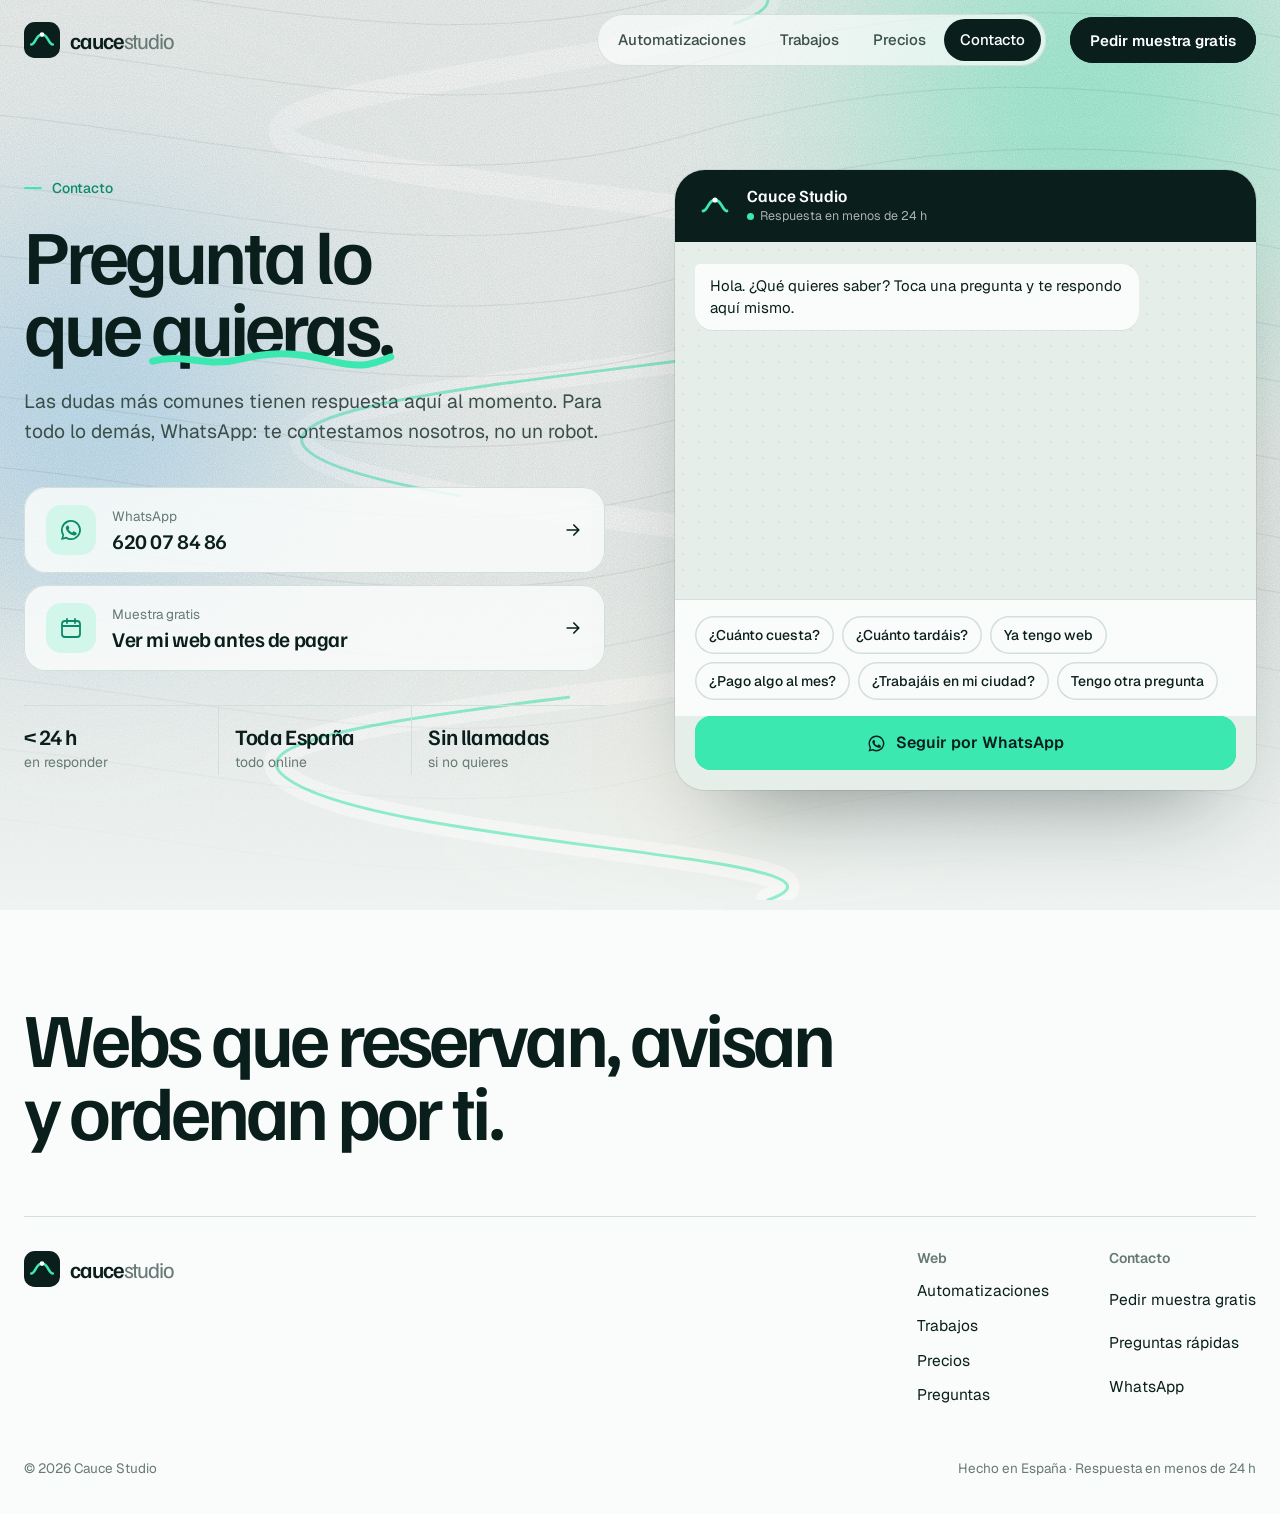
<file: contacto.html>
<!doctype html><html lang="es"><head><meta charset="utf-8"><meta name="viewport" content="width=device-width,initial-scale=1">
<title>Contacto · Cauce Studio</title><meta name="description" content="Resuelve tus dudas al momento o escríbenos por WhatsApp. Respuesta en menos de 24 h.">
<meta property="og:type" content="website"><meta property="og:locale" content="es_ES"><meta property="og:site_name" content="Cauce Studio"><meta property="og:title" content="Contacto · Cauce Studio"><meta property="og:description" content="Resuelve tus dudas al momento o escríbenos por WhatsApp. Respuesta en menos de 24 h."><meta name="theme-color" content="#EFF4F2">
<script type="application/ld+json">{"@context": "https://schema.org", "@type": "ProfessionalService", "name": "Cauce Studio", "description": "Webs con reservas online y automatizaciones para negocios pequeños: recordatorios de cita, fichas de clientes y respuestas automáticas.", "url": "https://miiguelcamus.github.io/cauce-web/", "areaServed": "ES", "priceRange": "250€ - 700€", "serviceType": ["Diseño web", "Automatización de reservas", "Recordatorios automáticos"]}</script>
<link rel="preconnect" href="https://fonts.googleapis.com"><link rel="preconnect" href="https://fonts.gstatic.com" crossorigin>
<link href="https://fonts.googleapis.com/css2?family=Familjen+Grotesk:wght@400..700&family=Geist:wght@300..700&display=swap" rel="stylesheet"><link rel="stylesheet" href="styles.css?v=40">
<link rel="icon" href="data:image/svg+xml,%3Csvg xmlns='http://www.w3.org/2000/svg' viewBox='0 0 40 40'%3E%3Crect width='40' height='40' rx='12' fill='%230A1F1C'/%3E%3Cpath d='M8 25c5 0 5-11 12-11s7 11 12 11' fill='none' stroke='%233BE8B0' stroke-width='3' stroke-linecap='round'/%3E%3C/svg%3E">
</head><body class="p-contacto">
<header class="top"><div class="wrap tin">
<a class="logo" href="index.html?v=40" aria-label="Cauce Studio, inicio"><svg class="lm" viewBox="0 0 40 40" aria-hidden="true"><rect width="40" height="40" rx="12" fill="#0A1F1C"/><path d="M8 25c5 0 5-11 12-11s7 11 12 11" fill="none" stroke="#3BE8B0" stroke-width="2.8" stroke-linecap="round"/><circle cx="20" cy="14" r="2.6" fill="#fff"/></svg><b>cauce<span>studio</span></b></a>
<nav class="nav" aria-label="Principal"><a href="automatizaciones.html?v=40">Automatizaciones</a><a href="trabajos.html?v=40">Trabajos</a><a href="precios.html?v=40">Precios</a><a href="contacto.html?v=40" aria-current="page">Contacto</a></nav>
<a class="btn pri hcta" href="muestra.html?v=40">Pedir muestra gratis</a>
<button class="burger" aria-label="Abrir menú" aria-expanded="false" aria-controls="mm"><i></i><i></i></button>
</div></header>
<div class="mm" id="mm" aria-hidden="true"><a class="ml" href="index.html?v=40">Inicio</a><a class="ml" href="automatizaciones.html?v=40">Automatizaciones</a><a class="ml" href="trabajos.html?v=40">Trabajos</a><a class="ml" href="precios.html?v=40">Precios</a><a class="ml" href="contacto.html?v=40">Contacto</a><a class="btn pri" href="muestra.html?v=40">Pedir muestra gratis</a></div>
<main>
<section class="ph ph-k"><div class="fondo" aria-hidden="true"><i class="l1"></i><i class="l2"></i><i class="l3"></i><svg class="curvas" viewBox="0 0 1440 900" preserveAspectRatio="xMidYMid slice" aria-hidden="true"><path d="M-40 60 C 240 10, 480 150, 760 70 S 1240 20, 1480 110"/><path d="M-40 118 C 240 68, 480 208, 760 128 S 1240 92, 1480 168"/><path d="M-40 176 C 240 126, 480 266, 760 186 S 1240 164, 1480 226"/><path d="M-40 234 C 240 184, 480 324, 760 244 S 1240 194, 1480 284"/><path d="M-40 292 C 240 242, 480 382, 760 302 S 1240 266, 1480 342"/><path d="M-40 350 C 240 300, 480 440, 760 360 S 1240 338, 1480 400"/><path d="M-40 408 C 240 358, 480 498, 760 418 S 1240 368, 1480 458"/><path d="M-40 466 C 240 416, 480 556, 760 476 S 1240 440, 1480 516"/><path d="M-40 524 C 240 474, 480 614, 760 534 S 1240 512, 1480 574"/><path d="M-40 582 C 240 532, 480 672, 760 592 S 1240 542, 1480 632"/><path d="M-40 640 C 240 590, 480 730, 760 650 S 1240 614, 1480 690"/><path d="M-40 698 C 240 648, 480 788, 760 708 S 1240 686, 1480 748"/><path d="M-40 756 C 240 706, 480 846, 760 766 S 1240 716, 1480 806"/><path d="M-40 814 C 240 764, 480 904, 760 824 S 1240 788, 1480 864"/><path d="M-40 872 C 240 822, 480 962, 760 882 S 1240 860, 1480 922"/></svg><b class="grano"></b></div><div class="wrap kg">
 <div>
  <p class="kick rv">Contacto</p><h1 class="rv">Pregunta lo que <span class="ola">quieras.<svg viewBox="0 0 300 20" preserveAspectRatio="none" aria-hidden="true"><path d="M2 12 C 40 2, 70 20, 110 10 S 180 2, 220 11 S 270 18, 298 7"/></svg></span></h1>
  <p class="lead rv">Las dudas más comunes tienen respuesta aquí al momento. Para todo lo demás, WhatsApp: te contestamos nosotros, no un robot.</p>
  <div class="canales">
   <a class="cn rv sw wa" href="https://wa.me/34620078486" target="_blank" rel="noopener"><span class="cn-i"><svg viewBox="0 0 24 24" aria-hidden="true"><path fill="currentColor" d="M12 2a10 10 0 0 0-8.6 15.1L2 22l5-1.3A10 10 0 1 0 12 2zm0 18.2c-1.5 0-3-.4-4.3-1.2l-.3-.2-3 .8.8-2.9-.2-.3A8.2 8.2 0 1 1 12 20.2zm4.5-6.1c-.2-.1-1.5-.7-1.7-.8-.2-.1-.4-.1-.6.1l-.8 1c-.1.2-.3.2-.5.1a6.7 6.7 0 0 1-3.3-2.9c-.3-.4.2-.4.7-1.4.1-.2 0-.3 0-.4l-.8-1.8c-.2-.5-.4-.4-.6-.4h-.5a1 1 0 0 0-.7.3c-.2.3-.9.9-.9 2.2s1 2.6 1.1 2.7c.1.2 1.9 2.9 4.6 4 1.7.7 2.4.8 3.2.7.5-.1 1.5-.6 1.8-1.2.2-.6.2-1.1.1-1.2l-.5-.3z"/></svg></span><span><small>WhatsApp</small><b>620 07 84 86</b></span><svg class="ar" viewBox="0 0 24 24" aria-hidden="true"><path fill="none" stroke="currentColor" stroke-width="2" stroke-linecap="round" stroke-linejoin="round" d="M5 12h14M13 6l6 6-6 6"/></svg></a>
   <a class="cn rv" href="muestra.html?v=40"><span class="cn-i"><svg viewBox="0 0 24 24" aria-hidden="true"><g fill="none" stroke="currentColor" stroke-width="1.8" stroke-linecap="round"><rect x="3" y="5" width="18" height="16" rx="3"/><path d="M3 10h18M8 3v4M16 3v4"/></g></svg></span><span><small>Muestra gratis</small><b>Ver mi web antes de pagar</b></span><svg class="ar" viewBox="0 0 24 24" aria-hidden="true"><path fill="none" stroke="currentColor" stroke-width="2" stroke-linecap="round" stroke-linejoin="round" d="M5 12h14M13 6l6 6-6 6"/></svg></a>
  </div>
  <ul class="datos-k rv"><li><b>&lt; 24 h</b><span>en responder</span></li><li><b>Toda España</b><span>todo online</span></li><li><b>Sin llamadas</b><span>si no quieres</span></li></ul>
 </div>
 <div class="chat rv" data-chat data-wa="https://wa.me/34620078486">
 <div class="ch-top"><span class="ch-av"><svg class="lm" viewBox="0 0 40 40" aria-hidden="true"><rect width="40" height="40" rx="12" fill="#0A1F1C"/><path d="M8 25c5 0 5-11 12-11s7 11 12 11" fill="none" stroke="#3BE8B0" stroke-width="2.8" stroke-linecap="round"/><circle cx="20" cy="14" r="2.6" fill="#fff"/></svg></span><div><b>Cauce Studio</b><small><i></i>Respuesta en menos de 24 h</small></div></div>
 <div class="ch-body" data-ch-body aria-live="polite">
  <div class="bu yo">Hola. ¿Qué quieres saber? Toca una pregunta y te respondo aquí mismo.</div>
 </div>
 <div class="ch-q" data-ch-q><button type="button" data-k="precio" data-a="Desde 250 € la web y 450 € con reservas y avisos. Pago único, sin cuotas y sin comisiones por reserva." data-l="precios.html?v=40" data-lt="Ver precios">¿Cuánto cuesta?</button><button type="button" data-k="plazo" data-a="Entre 3 y 7 días desde que nos pasas los datos. Y antes te enseñamos una muestra gratis con tu negocio." data-l="muestra.html?v=40" data-lt="Pedir muestra">¿Cuánto tardáis?</button><button type="button" data-k="web" data-a="Mejor. La revisamos y te decimos si merece la pena actualizarla o rehacerla. Las automatizaciones se pueden añadir a una web que ya tengas." data-l="" data-lt="">Ya tengo web</button><button type="button" data-k="mes" data-a="No. Se paga una vez y la web es tuya. Las reservas funcionan sobre tu cuenta de Google, así que no pagas ninguna plataforma." data-l="" data-lt="">¿Pago algo al mes?</button><button type="button" data-k="donde" data-a="Trabajamos con negocios de toda España. Todo es online: nos cuentas tu caso por WhatsApp y te enseñamos la muestra sin que te muevas." data-l="" data-lt="">¿Trabajáis en mi ciudad?</button><button type="button" data-k="otra" data-a="Claro, escríbenos por WhatsApp y te contestamos hoy mismo." data-l="" data-lt="">Tengo otra pregunta</button></div>
 <a class="btn acc ch-wa sw wa" data-ch-wa href="https://wa.me/34620078486" target="_blank" rel="noopener"><svg viewBox="0 0 24 24" aria-hidden="true"><path fill="currentColor" d="M12 2a10 10 0 0 0-8.6 15.1L2 22l5-1.3A10 10 0 1 0 12 2zm0 18.2c-1.5 0-3-.4-4.3-1.2l-.3-.2-3 .8.8-2.9-.2-.3A8.2 8.2 0 1 1 12 20.2zm4.5-6.1c-.2-.1-1.5-.7-1.7-.8-.2-.1-.4-.1-.6.1l-.8 1c-.1.2-.3.2-.5.1a6.7 6.7 0 0 1-3.3-2.9c-.3-.4.2-.4.7-1.4.1-.2 0-.3 0-.4l-.8-1.8c-.2-.5-.4-.4-.6-.4h-.5a1 1 0 0 0-.7.3c-.2.3-.9.9-.9 2.2s1 2.6 1.1 2.7c.1.2 1.9 2.9 4.6 4 1.7.7 2.4.8 3.2.7.5-.1 1.5-.6 1.8-1.2.2-.6.2-1.1.1-1.2l-.5-.3z"/></svg> Seguir por WhatsApp</a>
</div>
</div></section>
</main><div class="rio-pag" aria-hidden="true"><svg viewBox="0 0 100 1000" preserveAspectRatio="none"><path class="rp-l" d="M60 0 C 60 60, 20 90, 22 150 S 80 240, 78 320 S 18 420, 24 500 S 84 600, 80 680 S 16 780, 22 860 S 70 950, 60 1000"/><path class="rp-a" data-rp d="M60 0 C 60 60, 20 90, 22 150 S 80 240, 78 320 S 18 420, 24 500 S 84 600, 80 680 S 16 780, 22 860 S 70 950, 60 1000"/></svg></div>
<footer class="ft"><div class="wrap">
 <p class="ft-big">Webs que reservan, avisan<br>y ordenan por ti.</p>
 <div class="fg">
  <div><a class="logo" href="index.html?v=40"><svg class="lm" viewBox="0 0 40 40" aria-hidden="true"><rect width="40" height="40" rx="12" fill="#0A1F1C"/><path d="M8 25c5 0 5-11 12-11s7 11 12 11" fill="none" stroke="#3BE8B0" stroke-width="2.8" stroke-linecap="round"/><circle cx="20" cy="14" r="2.6" fill="#fff"/></svg><b>cauce<span>studio</span></b></a></div>
  <div class="fl">
   <div><h4>Web</h4><a href="automatizaciones.html?v=40">Automatizaciones</a><a href="trabajos.html?v=40">Trabajos</a><a href="precios.html?v=40">Precios</a><a href="precios.html#dudas?v=40">Preguntas</a></div>
   <div><h4>Contacto</h4><a href="muestra.html?v=40">Pedir muestra gratis</a><a href="contacto.html?v=40">Preguntas rápidas</a><a href="https://wa.me/34620078486" target="_blank" rel="noopener">WhatsApp</a></div>
  </div>
 </div>
 <div class="fb"><span>© 2026 Cauce Studio</span><span>Hecho en España · Respuesta en menos de 24 h</span></div>
</div></footer>
<script>window.CAUCE_API="https://script.google.com/macros/s/AKfycbzjzSvgjvfyPoB7tWCOrvW7ijS-9wO3OuAQjPa8jAJ3z-Is_o9Rd_vE1tNvg3ZC2H8V/exec";</script>
<script src="app.js?v=40"></script></body></html>
</file>
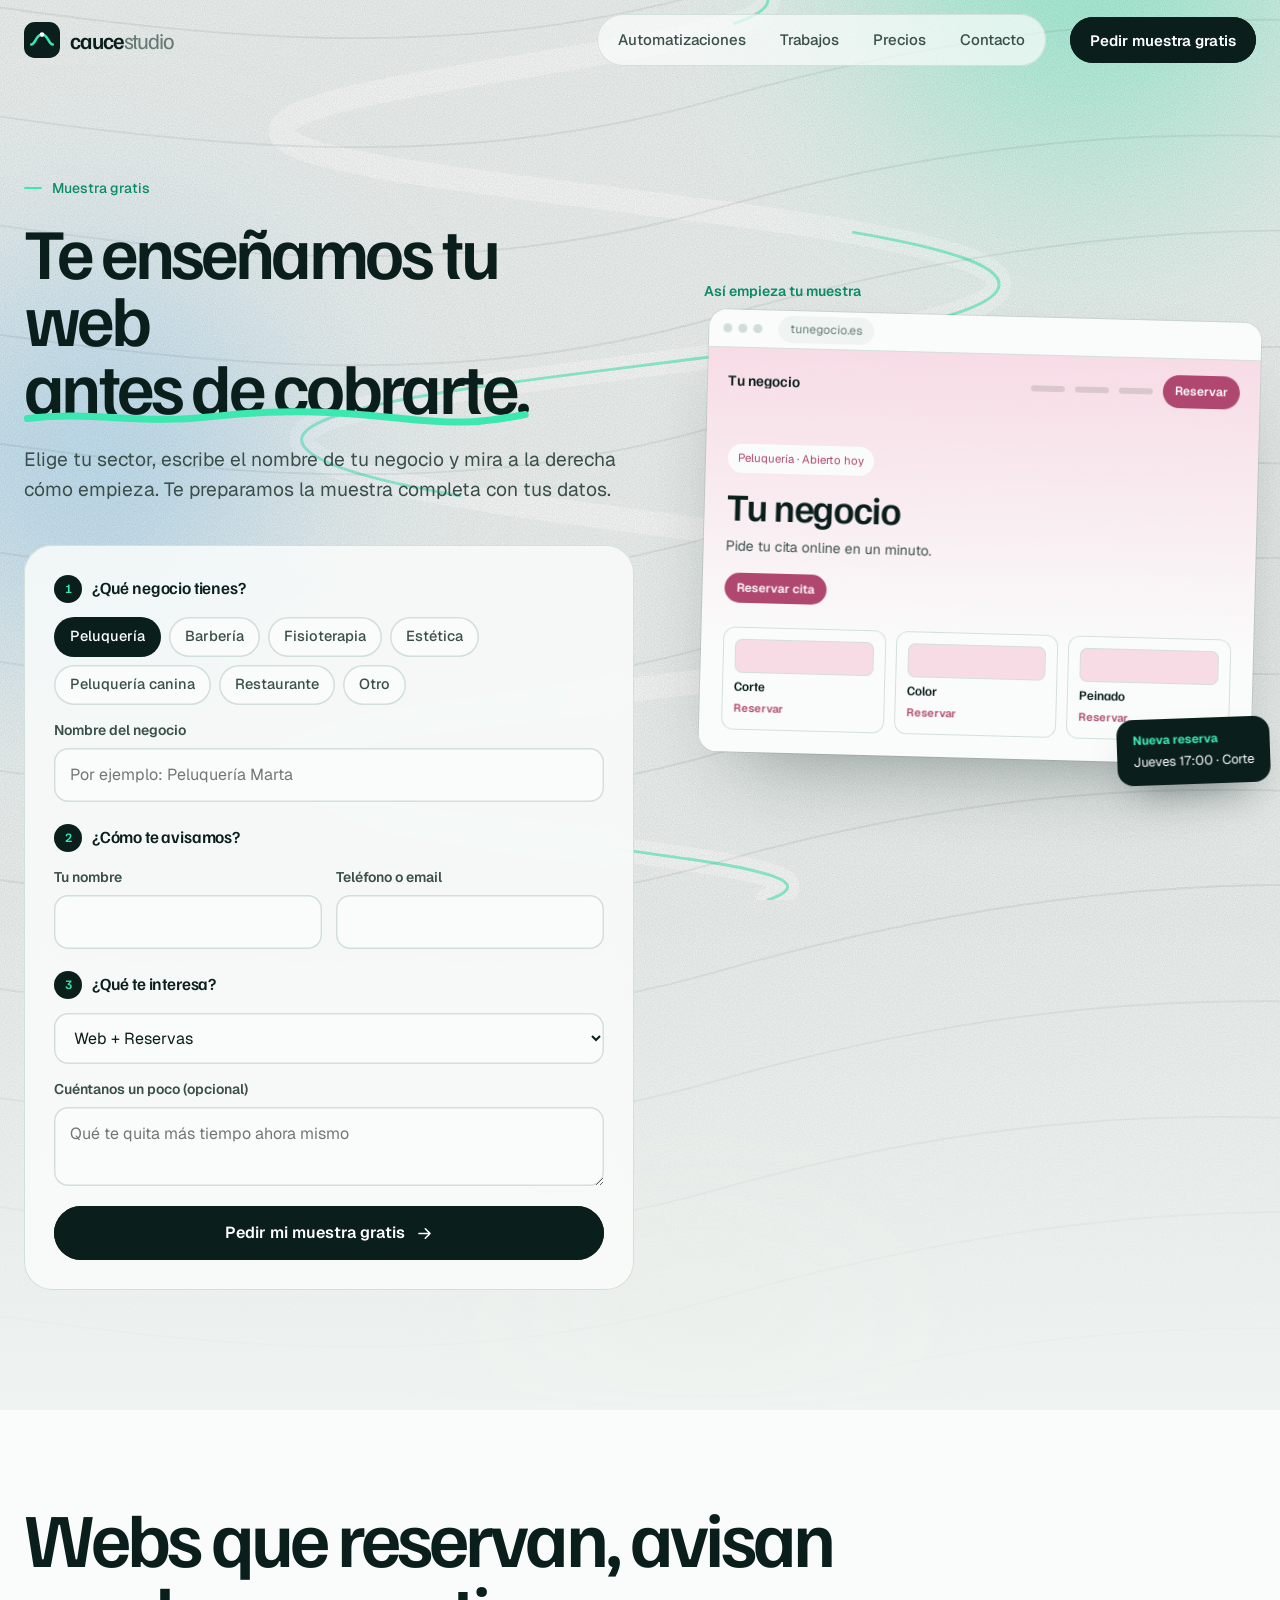
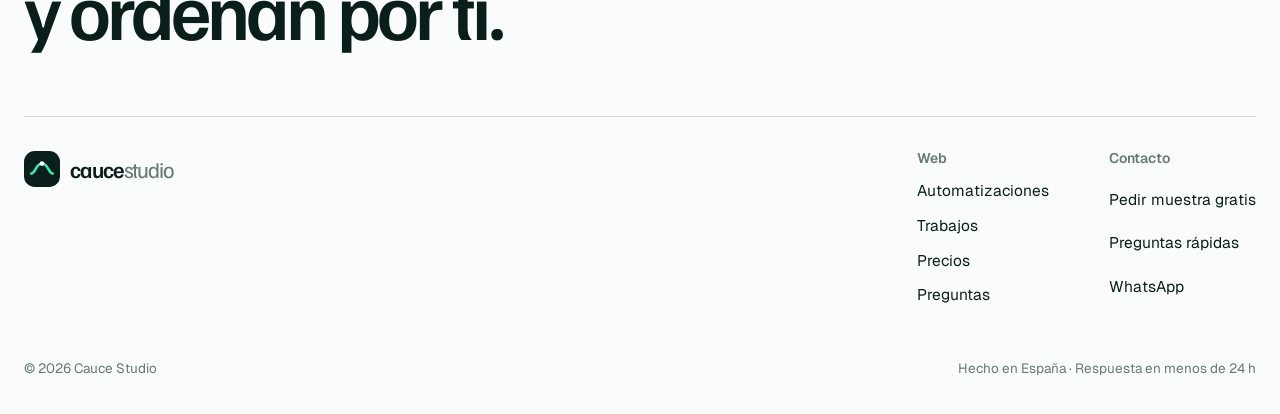
<file: muestra.html>
<!doctype html><html lang="es"><head><meta charset="utf-8"><meta name="viewport" content="width=device-width,initial-scale=1">
<title>Pedir muestra gratis · Cauce Studio</title><meta name="description" content="Cuéntanos qué negocio tienes y te preparamos una muestra gratis de tu web con tus datos.">
<meta property="og:type" content="website"><meta property="og:locale" content="es_ES"><meta property="og:site_name" content="Cauce Studio"><meta property="og:title" content="Pedir muestra gratis · Cauce Studio"><meta property="og:description" content="Cuéntanos qué negocio tienes y te preparamos una muestra gratis de tu web con tus datos."><meta name="theme-color" content="#EFF4F2">
<script type="application/ld+json">{"@context": "https://schema.org", "@type": "ProfessionalService", "name": "Cauce Studio", "description": "Webs con reservas online y automatizaciones para negocios pequeños: recordatorios de cita, fichas de clientes y respuestas automáticas.", "url": "https://miiguelcamus.github.io/cauce-web/", "areaServed": "ES", "priceRange": "250€ - 700€", "serviceType": ["Diseño web", "Automatización de reservas", "Recordatorios automáticos"]}</script>
<link rel="preconnect" href="https://fonts.googleapis.com"><link rel="preconnect" href="https://fonts.gstatic.com" crossorigin>
<link href="https://fonts.googleapis.com/css2?family=Familjen+Grotesk:wght@400..700&family=Geist:wght@300..700&display=swap" rel="stylesheet"><link rel="stylesheet" href="styles.css?v=40">
<link rel="icon" href="data:image/svg+xml,%3Csvg xmlns='http://www.w3.org/2000/svg' viewBox='0 0 40 40'%3E%3Crect width='40' height='40' rx='12' fill='%230A1F1C'/%3E%3Cpath d='M8 25c5 0 5-11 12-11s7 11 12 11' fill='none' stroke='%233BE8B0' stroke-width='3' stroke-linecap='round'/%3E%3C/svg%3E">
</head><body class="p-muestra">
<header class="top"><div class="wrap tin">
<a class="logo" href="index.html?v=40" aria-label="Cauce Studio, inicio"><svg class="lm" viewBox="0 0 40 40" aria-hidden="true"><rect width="40" height="40" rx="12" fill="#0A1F1C"/><path d="M8 25c5 0 5-11 12-11s7 11 12 11" fill="none" stroke="#3BE8B0" stroke-width="2.8" stroke-linecap="round"/><circle cx="20" cy="14" r="2.6" fill="#fff"/></svg><b>cauce<span>studio</span></b></a>
<nav class="nav" aria-label="Principal"><a href="automatizaciones.html?v=40">Automatizaciones</a><a href="trabajos.html?v=40">Trabajos</a><a href="precios.html?v=40">Precios</a><a href="contacto.html?v=40">Contacto</a></nav>
<a class="btn pri hcta" href="muestra.html?v=40">Pedir muestra gratis</a>
<button class="burger" aria-label="Abrir menú" aria-expanded="false" aria-controls="mm"><i></i><i></i></button>
</div></header>
<div class="mm" id="mm" aria-hidden="true"><a class="ml" href="index.html?v=40">Inicio</a><a class="ml" href="automatizaciones.html?v=40">Automatizaciones</a><a class="ml" href="trabajos.html?v=40">Trabajos</a><a class="ml" href="precios.html?v=40">Precios</a><a class="ml" href="contacto.html?v=40">Contacto</a><a class="btn pri" href="muestra.html?v=40">Pedir muestra gratis</a></div>
<main>
<section class="ph ph-c"><div class="fondo" aria-hidden="true"><i class="l1"></i><i class="l2"></i><i class="l3"></i><svg class="curvas" viewBox="0 0 1440 900" preserveAspectRatio="xMidYMid slice" aria-hidden="true"><path d="M-40 60 C 240 10, 480 150, 760 70 S 1240 20, 1480 110"/><path d="M-40 118 C 240 68, 480 208, 760 128 S 1240 92, 1480 168"/><path d="M-40 176 C 240 126, 480 266, 760 186 S 1240 164, 1480 226"/><path d="M-40 234 C 240 184, 480 324, 760 244 S 1240 194, 1480 284"/><path d="M-40 292 C 240 242, 480 382, 760 302 S 1240 266, 1480 342"/><path d="M-40 350 C 240 300, 480 440, 760 360 S 1240 338, 1480 400"/><path d="M-40 408 C 240 358, 480 498, 760 418 S 1240 368, 1480 458"/><path d="M-40 466 C 240 416, 480 556, 760 476 S 1240 440, 1480 516"/><path d="M-40 524 C 240 474, 480 614, 760 534 S 1240 512, 1480 574"/><path d="M-40 582 C 240 532, 480 672, 760 592 S 1240 542, 1480 632"/><path d="M-40 640 C 240 590, 480 730, 760 650 S 1240 614, 1480 690"/><path d="M-40 698 C 240 648, 480 788, 760 708 S 1240 686, 1480 748"/><path d="M-40 756 C 240 706, 480 846, 760 766 S 1240 716, 1480 806"/><path d="M-40 814 C 240 764, 480 904, 760 824 S 1240 788, 1480 864"/><path d="M-40 872 C 240 822, 480 962, 760 882 S 1240 860, 1480 922"/></svg><b class="grano"></b></div><div class="wrap cg">
 <div class="cg-t">
  <p class="kick rv">Muestra gratis</p><h1 class="rv">Te enseñamos tu web <span class="ola">antes de cobrarte.<svg viewBox="0 0 300 20" preserveAspectRatio="none" aria-hidden="true"><path d="M2 12 C 40 2, 70 20, 110 10 S 180 2, 220 11 S 270 18, 298 7"/></svg></span></h1>
  <p class="lead rv">Elige tu sector, escribe el nombre de tu negocio y mira a la derecha cómo empieza. Te preparamos la muestra completa con tus datos.</p>
  <form class="ff rv" data-form novalidate>
   <div class="fpaso"><span>1</span>¿Qué negocio tienes?</div>
   <div class="sect" role="radiogroup" aria-label="Sector"><button type="button" role="radio" aria-checked="true" data-sec="Peluquería">Peluquería</button><button type="button" role="radio" aria-checked="false" data-sec="Barbería">Barbería</button><button type="button" role="radio" aria-checked="false" data-sec="Fisioterapia">Fisioterapia</button><button type="button" role="radio" aria-checked="false" data-sec="Estética">Estética</button><button type="button" role="radio" aria-checked="false" data-sec="Peluquería canina">Peluquería canina</button><button type="button" role="radio" aria-checked="false" data-sec="Restaurante">Restaurante</button><button type="button" role="radio" aria-checked="false" data-sec="Otro">Otro</button></div>
   <label>Nombre del negocio<input name="b" placeholder="Por ejemplo: Peluquería Marta" required data-live></label>
   <div class="fpaso"><span>2</span>¿Cómo te avisamos?</div>
   <div class="row">
    <label>Tu nombre<input name="n" autocomplete="name" required></label>
    <label>Teléfono o email<input name="c" required></label>
   </div>
   <div class="fpaso"><span>3</span>¿Qué te interesa?</div>
   <label class="vh">¿Qué te interesa?<select name="s">
    <option>Web + Reservas</option><option>Solo la web</option><option>Algo a medida</option><option>Todavía no lo sé</option>
   </select></label>
   <label>Cuéntanos un poco (opcional)<textarea name="m" rows="2" placeholder="Qué te quita más tiempo ahora mismo"></textarea></label>
   <button type="submit" class="btn pri" data-send>Pedir mi muestra gratis <svg class="ar" viewBox="0 0 24 24" aria-hidden="true"><path fill="none" stroke="currentColor" stroke-width="2" stroke-linecap="round" stroke-linejoin="round" d="M5 12h14M13 6l6 6-6 6"/></svg></button>
   <p class="fmsg" data-msg role="status"></p>
  </form>
 </div>
 <div class="prev rv" aria-hidden="true">
  <p class="prev-l">Así empieza tu muestra</p>
  <div class="nav-f pv" data-pv><div class="bb"><i></i><i></i><i></i><span data-pv-url>tunegocio.es</span></div>
   <div class="pv-b">
    <div class="pv-n"><b data-pv-logo>Tu negocio</b><span></span><span></span><span></span><em>Reservar</em></div>
    <div class="pv-h"><small data-pv-tag>Peluquería · Abierto hoy</small><h4 data-pv-name>Tu negocio</h4><p>Pide tu cita online en un minuto.</p><em>Reservar cita</em></div>
    <div class="pv-c" data-pv-cards><div><i></i><b>Corte</b><span>Reservar</span></div><div><i></i><b>Color</b><span>Reservar</span></div><div><i></i><b>Peinado</b><span>Reservar</span></div></div>
   </div>
  </div>
  <div class="pv-not"><b>Nueva reserva</b><span data-pv-res>Jueves 17:00 · Corte</span></div>
 </div>
</div></section>
</main><div class="rio-pag" aria-hidden="true"><svg viewBox="0 0 100 1000" preserveAspectRatio="none"><path class="rp-l" d="M60 0 C 60 60, 20 90, 22 150 S 80 240, 78 320 S 18 420, 24 500 S 84 600, 80 680 S 16 780, 22 860 S 70 950, 60 1000"/><path class="rp-a" data-rp d="M60 0 C 60 60, 20 90, 22 150 S 80 240, 78 320 S 18 420, 24 500 S 84 600, 80 680 S 16 780, 22 860 S 70 950, 60 1000"/></svg></div>
<footer class="ft"><div class="wrap">
 <p class="ft-big">Webs que reservan, avisan<br>y ordenan por ti.</p>
 <div class="fg">
  <div><a class="logo" href="index.html?v=40"><svg class="lm" viewBox="0 0 40 40" aria-hidden="true"><rect width="40" height="40" rx="12" fill="#0A1F1C"/><path d="M8 25c5 0 5-11 12-11s7 11 12 11" fill="none" stroke="#3BE8B0" stroke-width="2.8" stroke-linecap="round"/><circle cx="20" cy="14" r="2.6" fill="#fff"/></svg><b>cauce<span>studio</span></b></a></div>
  <div class="fl">
   <div><h4>Web</h4><a href="automatizaciones.html?v=40">Automatizaciones</a><a href="trabajos.html?v=40">Trabajos</a><a href="precios.html?v=40">Precios</a><a href="precios.html#dudas?v=40">Preguntas</a></div>
   <div><h4>Contacto</h4><a href="muestra.html?v=40">Pedir muestra gratis</a><a href="contacto.html?v=40">Preguntas rápidas</a><a href="https://wa.me/34620078486" target="_blank" rel="noopener">WhatsApp</a></div>
  </div>
 </div>
 <div class="fb"><span>© 2026 Cauce Studio</span><span>Hecho en España · Respuesta en menos de 24 h</span></div>
</div></footer>
<script>window.CAUCE_API="https://script.google.com/macros/s/AKfycbzjzSvgjvfyPoB7tWCOrvW7ijS-9wO3OuAQjPa8jAJ3z-Is_o9Rd_vE1tNvg3ZC2H8V/exec";</script>
<script src="app.js?v=40"></script></body></html>
</file>
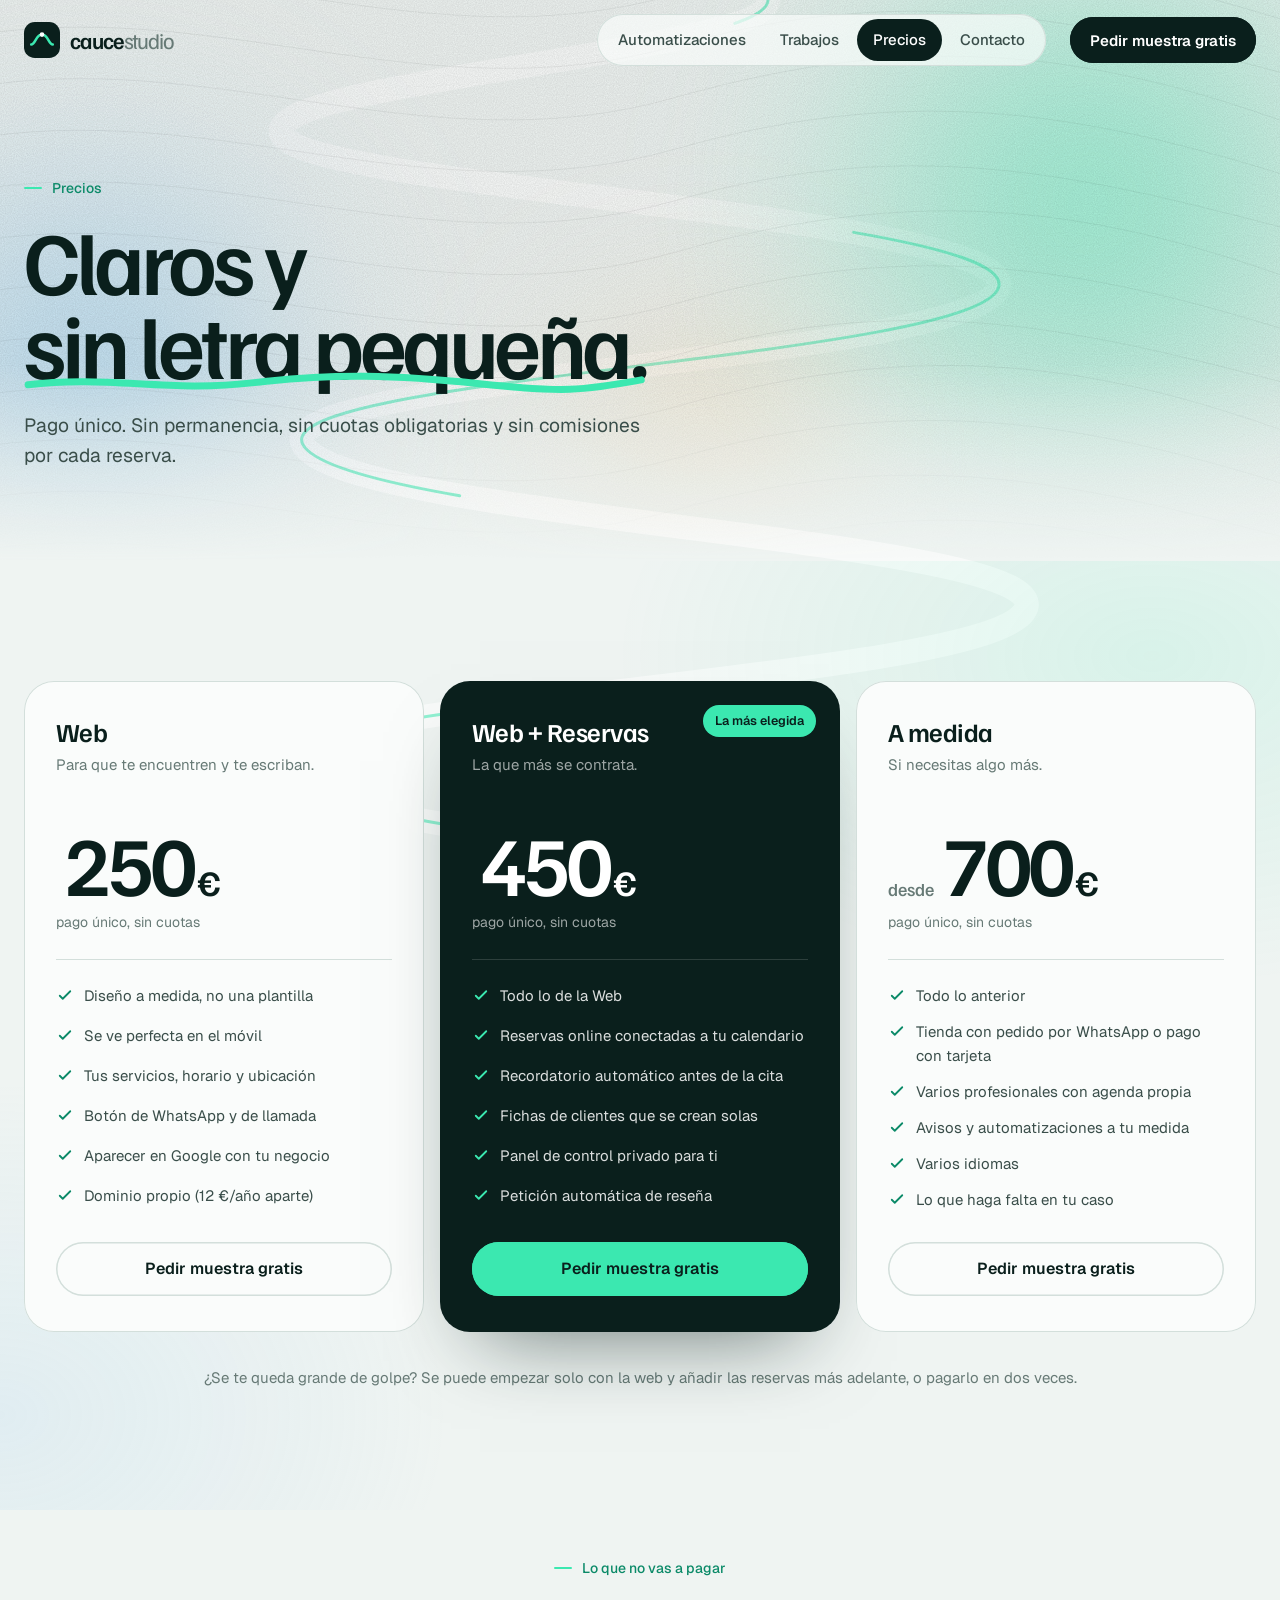
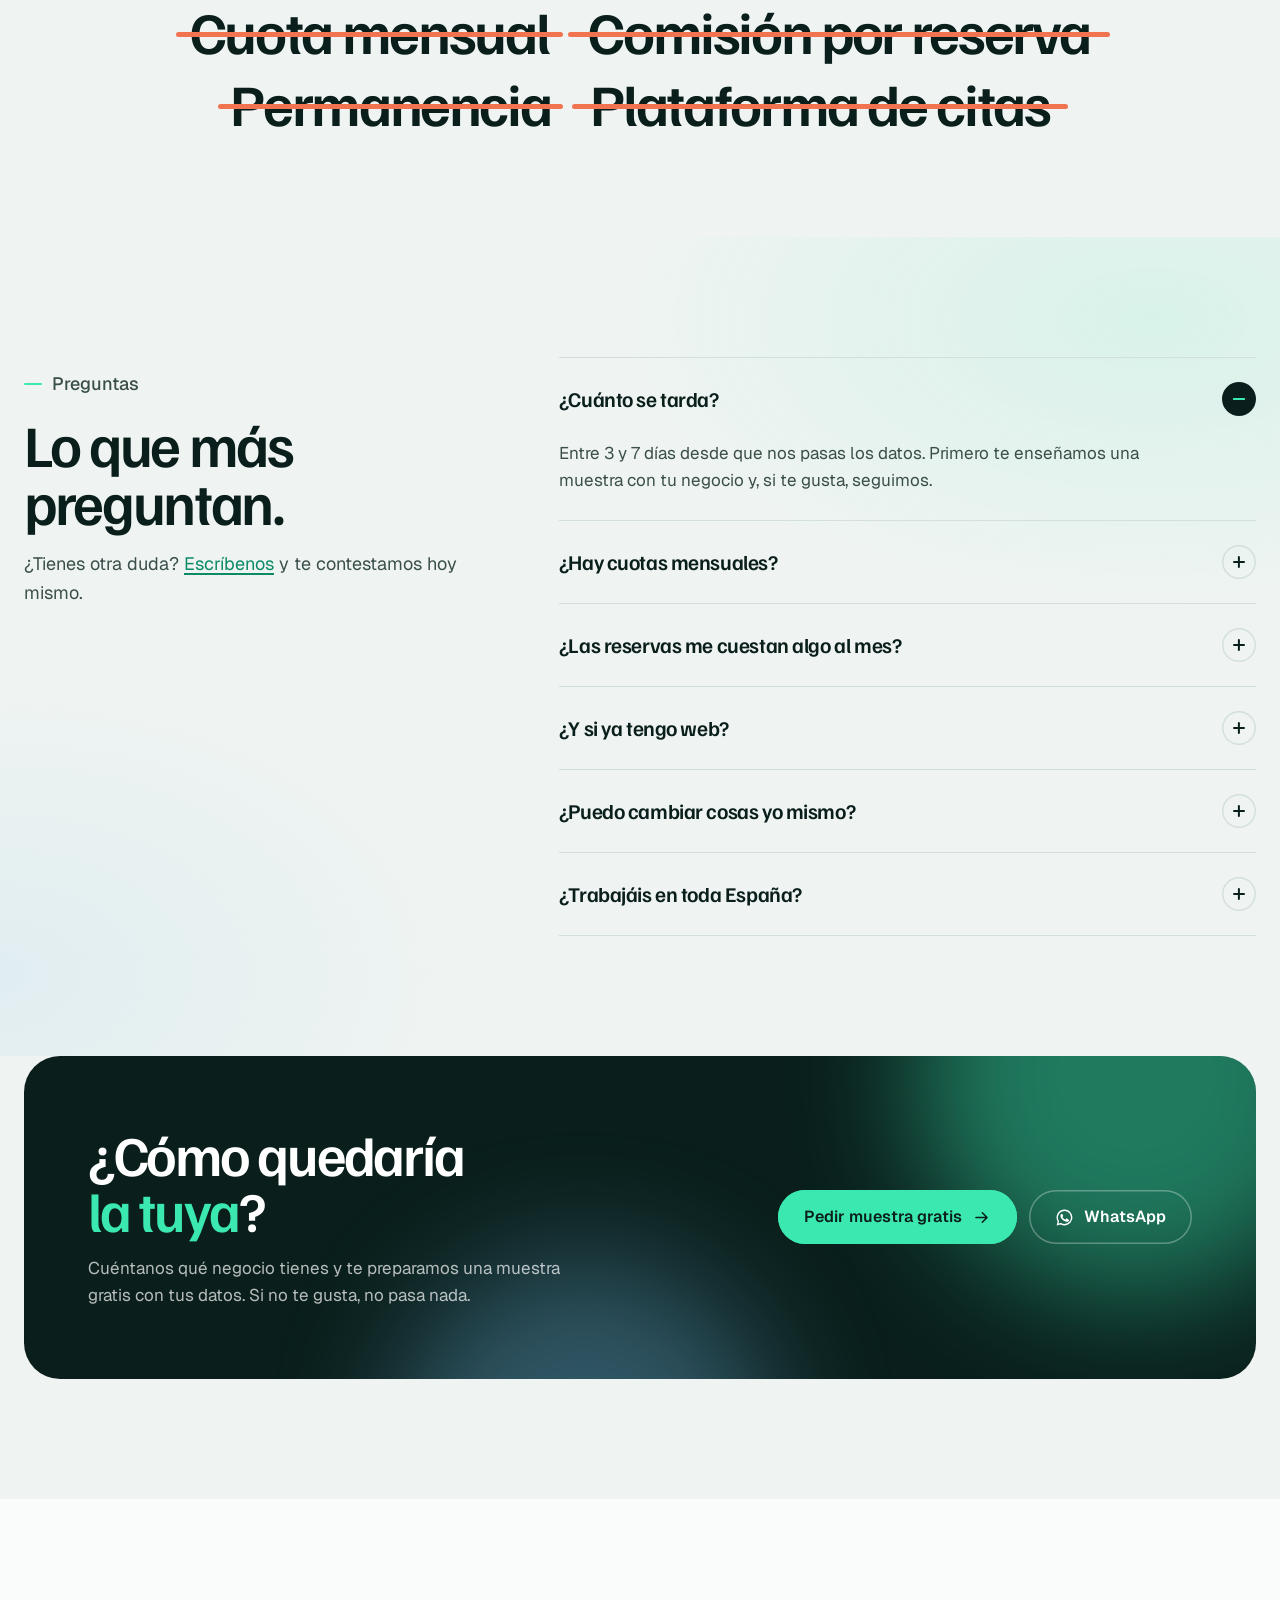
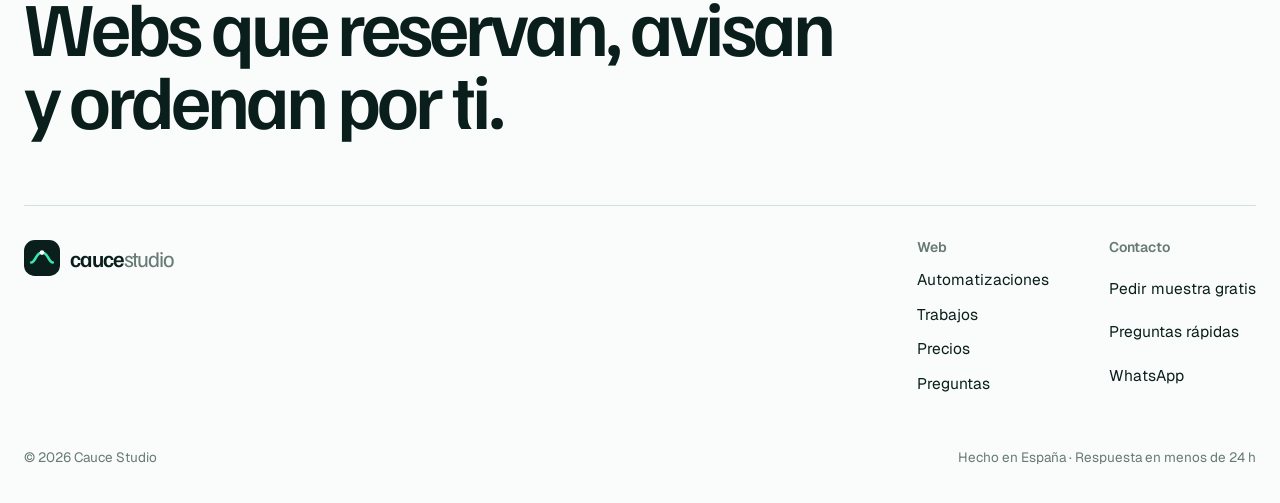
<file: precios.html>
<!doctype html><html lang="es"><head><meta charset="utf-8"><meta name="viewport" content="width=device-width,initial-scale=1">
<title>Precios · Cauce Studio</title><meta name="description" content="Web 250 €, Web + Reservas 450 €, a medida desde 700 €. Pago único, sin cuotas obligatorias.">
<meta property="og:type" content="website"><meta property="og:locale" content="es_ES"><meta property="og:site_name" content="Cauce Studio"><meta property="og:title" content="Precios · Cauce Studio"><meta property="og:description" content="Web 250 €, Web + Reservas 450 €, a medida desde 700 €. Pago único, sin cuotas obligatorias."><meta name="theme-color" content="#EFF4F2">
<script type="application/ld+json">{"@context": "https://schema.org", "@type": "ProfessionalService", "name": "Cauce Studio", "description": "Webs con reservas online y automatizaciones para negocios pequeños: recordatorios de cita, fichas de clientes y respuestas automáticas.", "url": "https://miiguelcamus.github.io/cauce-web/", "areaServed": "ES", "priceRange": "250€ - 700€", "serviceType": ["Diseño web", "Automatización de reservas", "Recordatorios automáticos"]}</script>
<link rel="preconnect" href="https://fonts.googleapis.com"><link rel="preconnect" href="https://fonts.gstatic.com" crossorigin>
<link href="https://fonts.googleapis.com/css2?family=Familjen+Grotesk:wght@400..700&family=Geist:wght@300..700&display=swap" rel="stylesheet"><link rel="stylesheet" href="styles.css?v=40">
<link rel="icon" href="data:image/svg+xml,%3Csvg xmlns='http://www.w3.org/2000/svg' viewBox='0 0 40 40'%3E%3Crect width='40' height='40' rx='12' fill='%230A1F1C'/%3E%3Cpath d='M8 25c5 0 5-11 12-11s7 11 12 11' fill='none' stroke='%233BE8B0' stroke-width='3' stroke-linecap='round'/%3E%3C/svg%3E">
</head><body class="p-precios">
<header class="top"><div class="wrap tin">
<a class="logo" href="index.html?v=40" aria-label="Cauce Studio, inicio"><svg class="lm" viewBox="0 0 40 40" aria-hidden="true"><rect width="40" height="40" rx="12" fill="#0A1F1C"/><path d="M8 25c5 0 5-11 12-11s7 11 12 11" fill="none" stroke="#3BE8B0" stroke-width="2.8" stroke-linecap="round"/><circle cx="20" cy="14" r="2.6" fill="#fff"/></svg><b>cauce<span>studio</span></b></a>
<nav class="nav" aria-label="Principal"><a href="automatizaciones.html?v=40">Automatizaciones</a><a href="trabajos.html?v=40">Trabajos</a><a href="precios.html?v=40" aria-current="page">Precios</a><a href="contacto.html?v=40">Contacto</a></nav>
<a class="btn pri hcta" href="muestra.html?v=40">Pedir muestra gratis</a>
<button class="burger" aria-label="Abrir menú" aria-expanded="false" aria-controls="mm"><i></i><i></i></button>
</div></header>
<div class="mm" id="mm" aria-hidden="true"><a class="ml" href="index.html?v=40">Inicio</a><a class="ml" href="automatizaciones.html?v=40">Automatizaciones</a><a class="ml" href="trabajos.html?v=40">Trabajos</a><a class="ml" href="precios.html?v=40">Precios</a><a class="ml" href="contacto.html?v=40">Contacto</a><a class="btn pri" href="muestra.html?v=40">Pedir muestra gratis</a></div>
<main><section class="ph"><div class="fondo" aria-hidden="true"><i class="l1"></i><i class="l2"></i><i class="l3"></i><svg class="curvas" viewBox="0 0 1440 900" preserveAspectRatio="xMidYMid slice" aria-hidden="true"><path d="M-40 60 C 240 10, 480 150, 760 70 S 1240 20, 1480 110"/><path d="M-40 118 C 240 68, 480 208, 760 128 S 1240 92, 1480 168"/><path d="M-40 176 C 240 126, 480 266, 760 186 S 1240 164, 1480 226"/><path d="M-40 234 C 240 184, 480 324, 760 244 S 1240 194, 1480 284"/><path d="M-40 292 C 240 242, 480 382, 760 302 S 1240 266, 1480 342"/><path d="M-40 350 C 240 300, 480 440, 760 360 S 1240 338, 1480 400"/><path d="M-40 408 C 240 358, 480 498, 760 418 S 1240 368, 1480 458"/><path d="M-40 466 C 240 416, 480 556, 760 476 S 1240 440, 1480 516"/><path d="M-40 524 C 240 474, 480 614, 760 534 S 1240 512, 1480 574"/><path d="M-40 582 C 240 532, 480 672, 760 592 S 1240 542, 1480 632"/><path d="M-40 640 C 240 590, 480 730, 760 650 S 1240 614, 1480 690"/><path d="M-40 698 C 240 648, 480 788, 760 708 S 1240 686, 1480 748"/><path d="M-40 756 C 240 706, 480 846, 760 766 S 1240 716, 1480 806"/><path d="M-40 814 C 240 764, 480 904, 760 824 S 1240 788, 1480 864"/><path d="M-40 872 C 240 822, 480 962, 760 882 S 1240 860, 1480 922"/></svg><b class="grano"></b></div><div class="wrap">
 <p class="kick rv">Precios</p><h1 class="rv">Claros y <span class="ola">sin letra pequeña.<svg viewBox="0 0 300 20" preserveAspectRatio="none" aria-hidden="true"><path d="M2 12 C 40 2, 70 20, 110 10 S 180 2, 220 11 S 270 18, 298 7"/></svg></span></h1><p class="lead rv">Pago único. Sin permanencia, sin cuotas obligatorias y sin comisiones por cada reserva.</p></div></section>
<section class="sec pr-s" id="precios"><div class="wrap">
 <div class="pr"><div class="pc rv"><h3>Web</h3><p class="d">Para que te encuentren y te escriban.</p><p class="am"><small></small>250<span>€</span></p><p class="pay">pago único, sin cuotas</p><ul><li><svg viewBox="0 0 24 24" aria-hidden="true"><path fill="none" stroke="currentColor" stroke-width="2.4" stroke-linecap="round" stroke-linejoin="round" d="m5 13 4 4L19 7"/></svg><span>Diseño a medida, no una plantilla</span></li><li><svg viewBox="0 0 24 24" aria-hidden="true"><path fill="none" stroke="currentColor" stroke-width="2.4" stroke-linecap="round" stroke-linejoin="round" d="m5 13 4 4L19 7"/></svg><span>Se ve perfecta en el móvil</span></li><li><svg viewBox="0 0 24 24" aria-hidden="true"><path fill="none" stroke="currentColor" stroke-width="2.4" stroke-linecap="round" stroke-linejoin="round" d="m5 13 4 4L19 7"/></svg><span>Tus servicios, horario y ubicación</span></li><li><svg viewBox="0 0 24 24" aria-hidden="true"><path fill="none" stroke="currentColor" stroke-width="2.4" stroke-linecap="round" stroke-linejoin="round" d="m5 13 4 4L19 7"/></svg><span>Botón de WhatsApp y de llamada</span></li><li><svg viewBox="0 0 24 24" aria-hidden="true"><path fill="none" stroke="currentColor" stroke-width="2.4" stroke-linecap="round" stroke-linejoin="round" d="m5 13 4 4L19 7"/></svg><span>Aparecer en Google con tu negocio</span></li><li><svg viewBox="0 0 24 24" aria-hidden="true"><path fill="none" stroke="currentColor" stroke-width="2.4" stroke-linecap="round" stroke-linejoin="round" d="m5 13 4 4L19 7"/></svg><span>Dominio propio (12 €/año aparte)</span></li></ul><a class="btn gh" href="muestra.html?v=40">Pedir muestra gratis</a></div><div class="pc rv hi"><span class="badge">La más elegida</span><h3>Web + Reservas</h3><p class="d">La que más se contrata.</p><p class="am"><small></small>450<span>€</span></p><p class="pay">pago único, sin cuotas</p><ul><li><svg viewBox="0 0 24 24" aria-hidden="true"><path fill="none" stroke="currentColor" stroke-width="2.4" stroke-linecap="round" stroke-linejoin="round" d="m5 13 4 4L19 7"/></svg><span>Todo lo de la Web</span></li><li><svg viewBox="0 0 24 24" aria-hidden="true"><path fill="none" stroke="currentColor" stroke-width="2.4" stroke-linecap="round" stroke-linejoin="round" d="m5 13 4 4L19 7"/></svg><span>Reservas online conectadas a tu calendario</span></li><li><svg viewBox="0 0 24 24" aria-hidden="true"><path fill="none" stroke="currentColor" stroke-width="2.4" stroke-linecap="round" stroke-linejoin="round" d="m5 13 4 4L19 7"/></svg><span>Recordatorio automático antes de la cita</span></li><li><svg viewBox="0 0 24 24" aria-hidden="true"><path fill="none" stroke="currentColor" stroke-width="2.4" stroke-linecap="round" stroke-linejoin="round" d="m5 13 4 4L19 7"/></svg><span>Fichas de clientes que se crean solas</span></li><li><svg viewBox="0 0 24 24" aria-hidden="true"><path fill="none" stroke="currentColor" stroke-width="2.4" stroke-linecap="round" stroke-linejoin="round" d="m5 13 4 4L19 7"/></svg><span>Panel de control privado para ti</span></li><li><svg viewBox="0 0 24 24" aria-hidden="true"><path fill="none" stroke="currentColor" stroke-width="2.4" stroke-linecap="round" stroke-linejoin="round" d="m5 13 4 4L19 7"/></svg><span>Petición automática de reseña</span></li></ul><a class="btn acc" href="muestra.html?v=40">Pedir muestra gratis</a></div><div class="pc rv"><h3>A medida</h3><p class="d">Si necesitas algo más.</p><p class="am"><small>desde </small>700<span>€</span></p><p class="pay">pago único, sin cuotas</p><ul><li><svg viewBox="0 0 24 24" aria-hidden="true"><path fill="none" stroke="currentColor" stroke-width="2.4" stroke-linecap="round" stroke-linejoin="round" d="m5 13 4 4L19 7"/></svg><span>Todo lo anterior</span></li><li><svg viewBox="0 0 24 24" aria-hidden="true"><path fill="none" stroke="currentColor" stroke-width="2.4" stroke-linecap="round" stroke-linejoin="round" d="m5 13 4 4L19 7"/></svg><span>Tienda con pedido por WhatsApp o pago con tarjeta</span></li><li><svg viewBox="0 0 24 24" aria-hidden="true"><path fill="none" stroke="currentColor" stroke-width="2.4" stroke-linecap="round" stroke-linejoin="round" d="m5 13 4 4L19 7"/></svg><span>Varios profesionales con agenda propia</span></li><li><svg viewBox="0 0 24 24" aria-hidden="true"><path fill="none" stroke="currentColor" stroke-width="2.4" stroke-linecap="round" stroke-linejoin="round" d="m5 13 4 4L19 7"/></svg><span>Avisos y automatizaciones a tu medida</span></li><li><svg viewBox="0 0 24 24" aria-hidden="true"><path fill="none" stroke="currentColor" stroke-width="2.4" stroke-linecap="round" stroke-linejoin="round" d="m5 13 4 4L19 7"/></svg><span>Varios idiomas</span></li><li><svg viewBox="0 0 24 24" aria-hidden="true"><path fill="none" stroke="currentColor" stroke-width="2.4" stroke-linecap="round" stroke-linejoin="round" d="m5 13 4 4L19 7"/></svg><span>Lo que haga falta en tu caso</span></li></ul><a class="btn gh" href="muestra.html?v=40">Pedir muestra gratis</a></div></div>
 <p class="pnote rv">¿Se te queda grande de golpe? Se puede empezar solo con la web y añadir las reservas más adelante, o pagarlo en dos veces.</p>
</div></section>
<section class="nopagas"><div class="wrap">
 <p class="kick rv">Lo que no vas a pagar</p>
 <ul class="np"><li class="rv"><s>Cuota mensual</s></li><li class="rv"><s>Comisión por reserva</s></li><li class="rv"><s>Permanencia</s></li><li class="rv"><s>Plataforma de citas</s></li></ul>
</div></section>
<section class="sec" id="dudas"><div class="wrap fq">
 <div class="sh rv"><p class="kick">Preguntas</p><h2>Lo que más preguntan.</h2>
 <p>¿Tienes otra duda? <a class="lk" href="muestra.html?v=40">Escríbenos</a> y te contestamos hoy mismo.</p></div>
 <div class="faq"><details class="rv" open><summary>¿Cuánto se tarda?<i></i></summary><p>Entre 3 y 7 días desde que nos pasas los datos. Primero te enseñamos una muestra con tu negocio y, si te gusta, seguimos.</p></details><details class="rv"><summary>¿Hay cuotas mensuales?<i></i></summary><p>No. Se paga una vez y la web es tuya. Si quieres que nos encarguemos de los cambios, son 15 €/mes, pero es opcional y puedes dejarlo cuando quieras.</p></details><details class="rv"><summary>¿Las reservas me cuestan algo al mes?<i></i></summary><p>No. Funcionan sobre tu propia cuenta de Google (Calendar, Hojas de cálculo y Gmail), así que no pagas ninguna plataforma de reservas.</p></details><details class="rv"><summary>¿Y si ya tengo web?<i></i></summary><p>Mejor: la revisamos y te decimos si merece la pena actualizarla o rehacerla. Las automatizaciones se pueden añadir a una web que ya tengas.</p></details><details class="rv"><summary>¿Puedo cambiar cosas yo mismo?<i></i></summary><p>Sí. Los horarios, servicios, precios, vacaciones y días cerrados los cambias tú desde tu panel, sin tocar código ni llamar a nadie.</p></details><details class="rv"><summary>¿Trabajáis en toda España?<i></i></summary><p>Sí, todo es online. Nos cuentas tu caso por WhatsApp y te enseñamos la muestra sin que tengas que moverte.</p></details></div>
</div></section>
<section class="banda"><div class="wrap"><div class="bi rv">
 <div class="bi-fx" aria-hidden="true"><i></i><i></i></div>
 <div class="bi-t"><h2>¿Cómo quedaría <em>la tuya</em>?</h2><p>Cuéntanos qué negocio tienes y te preparamos una muestra gratis con tus datos. Si no te gusta, no pasa nada.</p></div>
 <div class="hb"><a class="btn acc" href="muestra.html?v=40">Pedir muestra gratis <svg class="ar" viewBox="0 0 24 24" aria-hidden="true"><path fill="none" stroke="currentColor" stroke-width="2" stroke-linecap="round" stroke-linejoin="round" d="M5 12h14M13 6l6 6-6 6"/></svg></a><a class="btn osc sw wa" href="https://wa.me/34620078486" target="_blank" rel="noopener"><svg viewBox="0 0 24 24" aria-hidden="true"><path fill="currentColor" d="M12 2a10 10 0 0 0-8.6 15.1L2 22l5-1.3A10 10 0 1 0 12 2zm0 18.2c-1.5 0-3-.4-4.3-1.2l-.3-.2-3 .8.8-2.9-.2-.3A8.2 8.2 0 1 1 12 20.2zm4.5-6.1c-.2-.1-1.5-.7-1.7-.8-.2-.1-.4-.1-.6.1l-.8 1c-.1.2-.3.2-.5.1a6.7 6.7 0 0 1-3.3-2.9c-.3-.4.2-.4.7-1.4.1-.2 0-.3 0-.4l-.8-1.8c-.2-.5-.4-.4-.6-.4h-.5a1 1 0 0 0-.7.3c-.2.3-.9.9-.9 2.2s1 2.6 1.1 2.7c.1.2 1.9 2.9 4.6 4 1.7.7 2.4.8 3.2.7.5-.1 1.5-.6 1.8-1.2.2-.6.2-1.1.1-1.2l-.5-.3z"/></svg> WhatsApp</a></div>
</div></div></section></main><div class="rio-pag" aria-hidden="true"><svg viewBox="0 0 100 1000" preserveAspectRatio="none"><path class="rp-l" d="M60 0 C 60 60, 20 90, 22 150 S 80 240, 78 320 S 18 420, 24 500 S 84 600, 80 680 S 16 780, 22 860 S 70 950, 60 1000"/><path class="rp-a" data-rp d="M60 0 C 60 60, 20 90, 22 150 S 80 240, 78 320 S 18 420, 24 500 S 84 600, 80 680 S 16 780, 22 860 S 70 950, 60 1000"/></svg></div>
<footer class="ft"><div class="wrap">
 <p class="ft-big">Webs que reservan, avisan<br>y ordenan por ti.</p>
 <div class="fg">
  <div><a class="logo" href="index.html?v=40"><svg class="lm" viewBox="0 0 40 40" aria-hidden="true"><rect width="40" height="40" rx="12" fill="#0A1F1C"/><path d="M8 25c5 0 5-11 12-11s7 11 12 11" fill="none" stroke="#3BE8B0" stroke-width="2.8" stroke-linecap="round"/><circle cx="20" cy="14" r="2.6" fill="#fff"/></svg><b>cauce<span>studio</span></b></a></div>
  <div class="fl">
   <div><h4>Web</h4><a href="automatizaciones.html?v=40">Automatizaciones</a><a href="trabajos.html?v=40">Trabajos</a><a href="precios.html?v=40">Precios</a><a href="precios.html#dudas?v=40">Preguntas</a></div>
   <div><h4>Contacto</h4><a href="muestra.html?v=40">Pedir muestra gratis</a><a href="contacto.html?v=40">Preguntas rápidas</a><a href="https://wa.me/34620078486" target="_blank" rel="noopener">WhatsApp</a></div>
  </div>
 </div>
 <div class="fb"><span>© 2026 Cauce Studio</span><span>Hecho en España · Respuesta en menos de 24 h</span></div>
</div></footer>
<script>window.CAUCE_API="https://script.google.com/macros/s/AKfycbzjzSvgjvfyPoB7tWCOrvW7ijS-9wO3OuAQjPa8jAJ3z-Is_o9Rd_vE1tNvg3ZC2H8V/exec";</script>
<script src="app.js?v=40"></script></body></html>
</file>
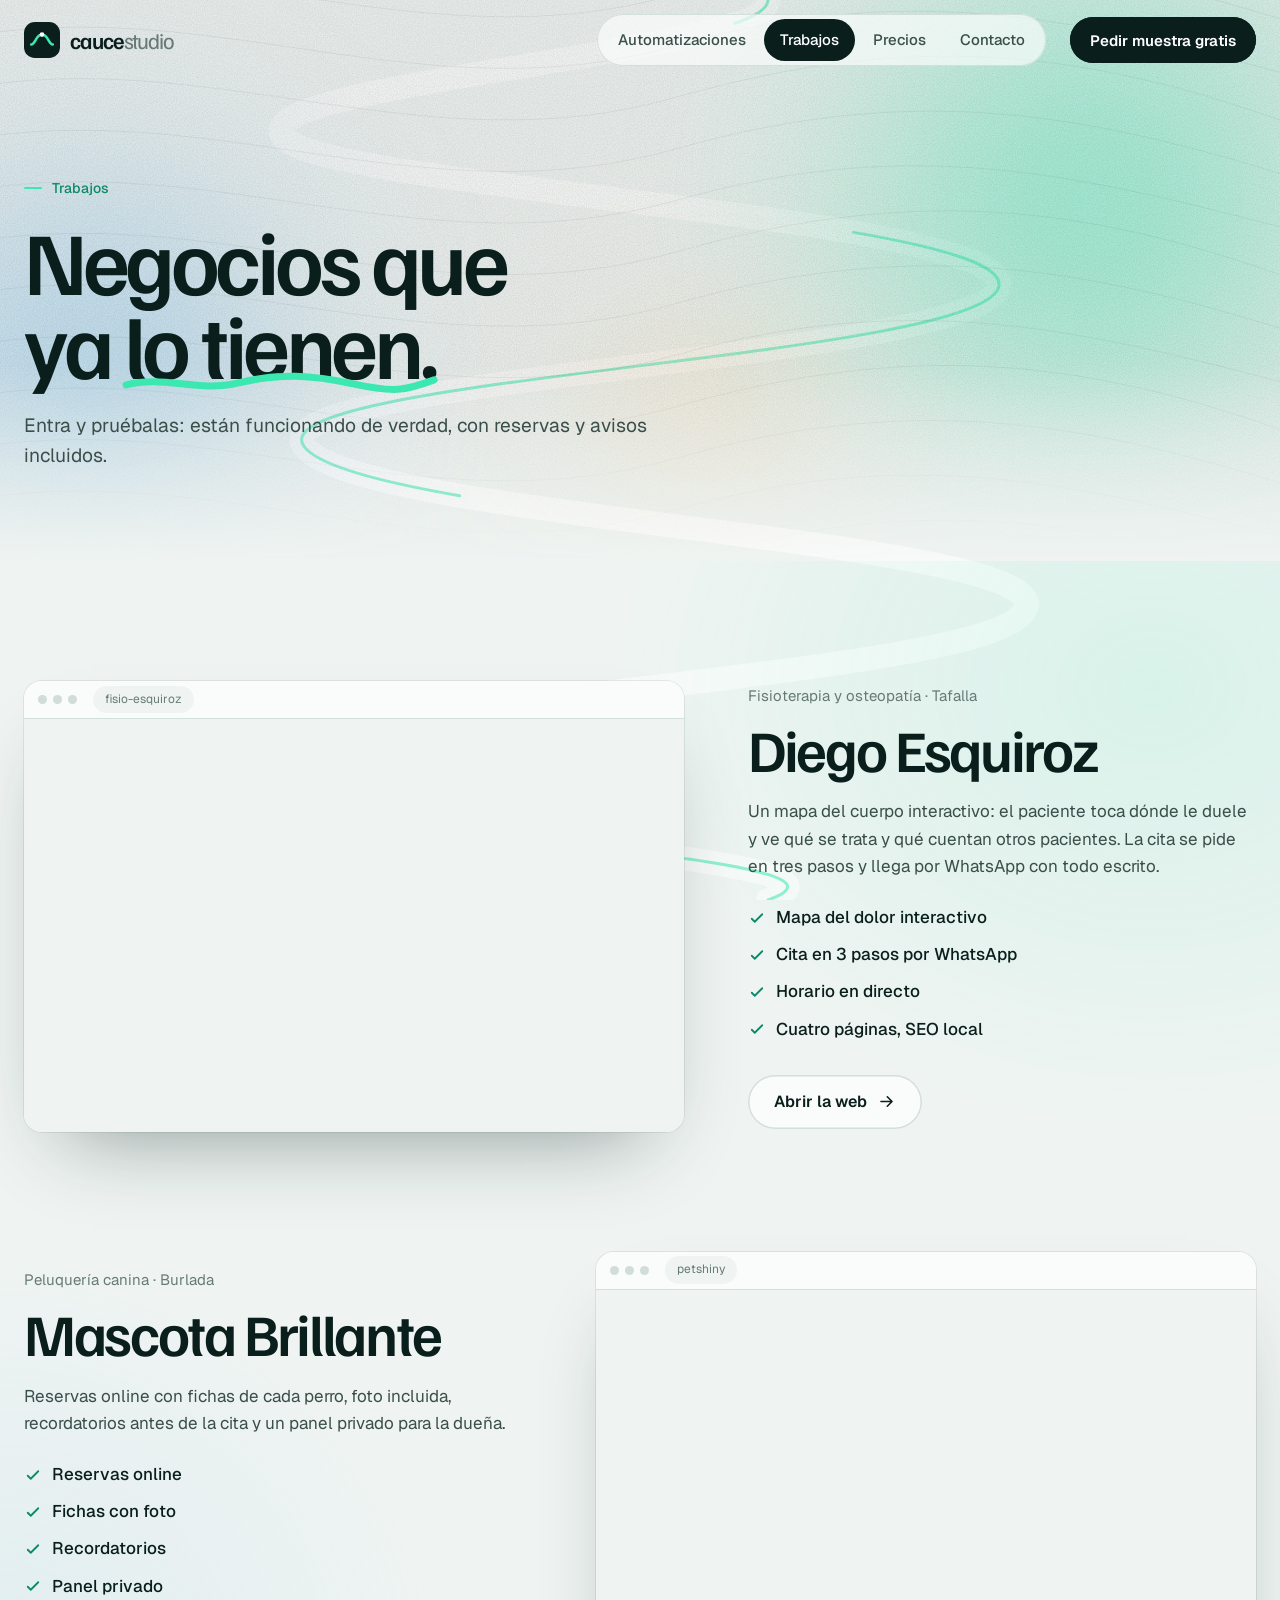
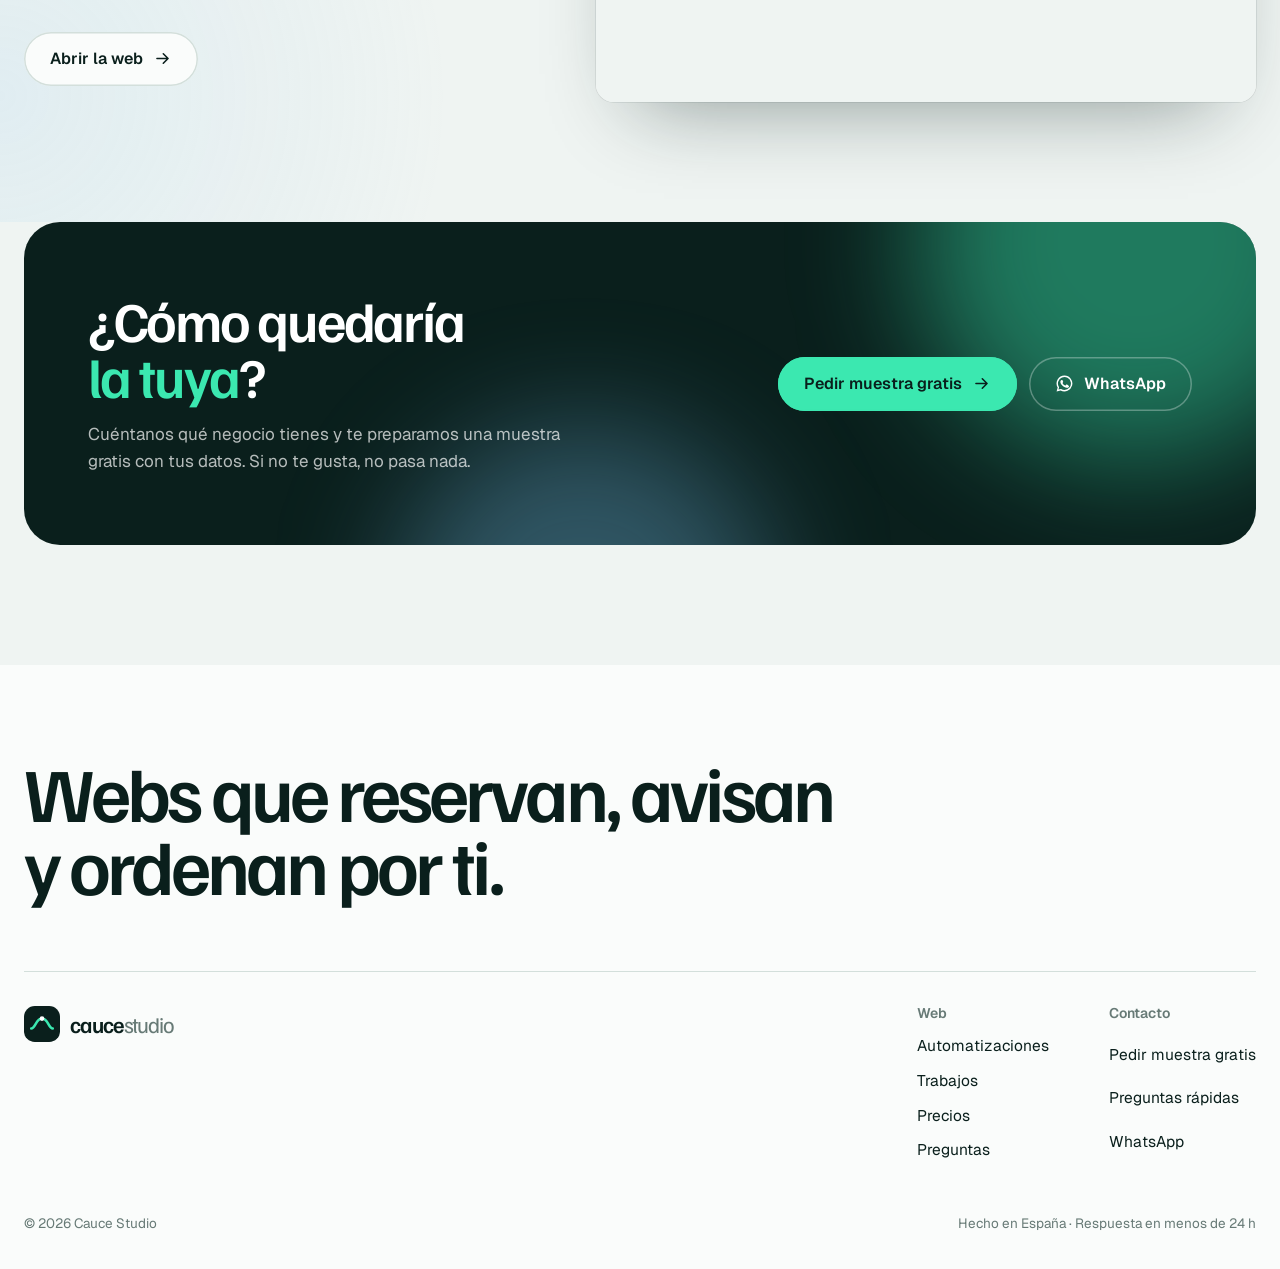
<file: trabajos.html>
<!doctype html><html lang="es"><head><meta charset="utf-8"><meta name="viewport" content="width=device-width,initial-scale=1">
<title>Trabajos · Cauce Studio</title><meta name="description" content="Webs con reservas y automatizaciones que ya están funcionando. Entra y pruébalas.">
<meta property="og:type" content="website"><meta property="og:locale" content="es_ES"><meta property="og:site_name" content="Cauce Studio"><meta property="og:title" content="Trabajos · Cauce Studio"><meta property="og:description" content="Webs con reservas y automatizaciones que ya están funcionando. Entra y pruébalas."><meta name="theme-color" content="#EFF4F2">
<script type="application/ld+json">{"@context": "https://schema.org", "@type": "ProfessionalService", "name": "Cauce Studio", "description": "Webs con reservas online y automatizaciones para negocios pequeños: recordatorios de cita, fichas de clientes y respuestas automáticas.", "url": "https://miiguelcamus.github.io/cauce-web/", "areaServed": "ES", "priceRange": "250€ - 700€", "serviceType": ["Diseño web", "Automatización de reservas", "Recordatorios automáticos"]}</script>
<link rel="preconnect" href="https://fonts.googleapis.com"><link rel="preconnect" href="https://fonts.gstatic.com" crossorigin>
<link href="https://fonts.googleapis.com/css2?family=Familjen+Grotesk:wght@400..700&family=Geist:wght@300..700&display=swap" rel="stylesheet"><link rel="stylesheet" href="styles.css?v=40">
<link rel="icon" href="data:image/svg+xml,%3Csvg xmlns='http://www.w3.org/2000/svg' viewBox='0 0 40 40'%3E%3Crect width='40' height='40' rx='12' fill='%230A1F1C'/%3E%3Cpath d='M8 25c5 0 5-11 12-11s7 11 12 11' fill='none' stroke='%233BE8B0' stroke-width='3' stroke-linecap='round'/%3E%3C/svg%3E">
</head><body class="p-trabajos">
<header class="top"><div class="wrap tin">
<a class="logo" href="index.html?v=40" aria-label="Cauce Studio, inicio"><svg class="lm" viewBox="0 0 40 40" aria-hidden="true"><rect width="40" height="40" rx="12" fill="#0A1F1C"/><path d="M8 25c5 0 5-11 12-11s7 11 12 11" fill="none" stroke="#3BE8B0" stroke-width="2.8" stroke-linecap="round"/><circle cx="20" cy="14" r="2.6" fill="#fff"/></svg><b>cauce<span>studio</span></b></a>
<nav class="nav" aria-label="Principal"><a href="automatizaciones.html?v=40">Automatizaciones</a><a href="trabajos.html?v=40" aria-current="page">Trabajos</a><a href="precios.html?v=40">Precios</a><a href="contacto.html?v=40">Contacto</a></nav>
<a class="btn pri hcta" href="muestra.html?v=40">Pedir muestra gratis</a>
<button class="burger" aria-label="Abrir menú" aria-expanded="false" aria-controls="mm"><i></i><i></i></button>
</div></header>
<div class="mm" id="mm" aria-hidden="true"><a class="ml" href="index.html?v=40">Inicio</a><a class="ml" href="automatizaciones.html?v=40">Automatizaciones</a><a class="ml" href="trabajos.html?v=40">Trabajos</a><a class="ml" href="precios.html?v=40">Precios</a><a class="ml" href="contacto.html?v=40">Contacto</a><a class="btn pri" href="muestra.html?v=40">Pedir muestra gratis</a></div>
<main><section class="ph"><div class="fondo" aria-hidden="true"><i class="l1"></i><i class="l2"></i><i class="l3"></i><svg class="curvas" viewBox="0 0 1440 900" preserveAspectRatio="xMidYMid slice" aria-hidden="true"><path d="M-40 60 C 240 10, 480 150, 760 70 S 1240 20, 1480 110"/><path d="M-40 118 C 240 68, 480 208, 760 128 S 1240 92, 1480 168"/><path d="M-40 176 C 240 126, 480 266, 760 186 S 1240 164, 1480 226"/><path d="M-40 234 C 240 184, 480 324, 760 244 S 1240 194, 1480 284"/><path d="M-40 292 C 240 242, 480 382, 760 302 S 1240 266, 1480 342"/><path d="M-40 350 C 240 300, 480 440, 760 360 S 1240 338, 1480 400"/><path d="M-40 408 C 240 358, 480 498, 760 418 S 1240 368, 1480 458"/><path d="M-40 466 C 240 416, 480 556, 760 476 S 1240 440, 1480 516"/><path d="M-40 524 C 240 474, 480 614, 760 534 S 1240 512, 1480 574"/><path d="M-40 582 C 240 532, 480 672, 760 592 S 1240 542, 1480 632"/><path d="M-40 640 C 240 590, 480 730, 760 650 S 1240 614, 1480 690"/><path d="M-40 698 C 240 648, 480 788, 760 708 S 1240 686, 1480 748"/><path d="M-40 756 C 240 706, 480 846, 760 766 S 1240 716, 1480 806"/><path d="M-40 814 C 240 764, 480 904, 760 824 S 1240 788, 1480 864"/><path d="M-40 872 C 240 822, 480 962, 760 882 S 1240 860, 1480 922"/></svg><b class="grano"></b></div><div class="wrap">
 <p class="kick rv">Trabajos</p><h1 class="rv">Negocios que ya <span class="ola">lo tienen.<svg viewBox="0 0 300 20" preserveAspectRatio="none" aria-hidden="true"><path d="M2 12 C 40 2, 70 20, 110 10 S 180 2, 220 11 S 270 18, 298 7"/></svg></span></h1><p class="lead rv">Entra y pruébalas: están funcionando de verdad, con reservas y avisos incluidos.</p></div></section><section class="sec"><div class="wrap trs"><article class="tr">
 <a class="nav-f rv" href="https://miiguelcamus.github.io/fisio-esquiroz/" target="_blank" rel="noopener" aria-label="Abrir la web de Diego Esquiroz"><div class="bb"><i></i><i></i><i></i><span>fisio-esquiroz</span></div><div class="fr"><iframe src="https://miiguelcamus.github.io/fisio-esquiroz/" loading="lazy" tabindex="-1" aria-hidden="true" scrolling="no" title="Diego Esquiroz"></iframe></div></a>
 <div class="tr-t rv"><small>Fisioterapia y osteopatía · Tafalla</small><h2>Diego Esquiroz</h2><p>Un mapa del cuerpo interactivo: el paciente toca dónde le duele y ve qué se trata y qué cuentan otros pacientes. La cita se pide en tres pasos y llega por WhatsApp con todo escrito.</p><ul><li><svg viewBox="0 0 24 24" aria-hidden="true"><path fill="none" stroke="currentColor" stroke-width="2.4" stroke-linecap="round" stroke-linejoin="round" d="m5 13 4 4L19 7"/></svg>Mapa del dolor interactivo</li><li><svg viewBox="0 0 24 24" aria-hidden="true"><path fill="none" stroke="currentColor" stroke-width="2.4" stroke-linecap="round" stroke-linejoin="round" d="m5 13 4 4L19 7"/></svg>Cita en 3 pasos por WhatsApp</li><li><svg viewBox="0 0 24 24" aria-hidden="true"><path fill="none" stroke="currentColor" stroke-width="2.4" stroke-linecap="round" stroke-linejoin="round" d="m5 13 4 4L19 7"/></svg>Horario en directo</li><li><svg viewBox="0 0 24 24" aria-hidden="true"><path fill="none" stroke="currentColor" stroke-width="2.4" stroke-linecap="round" stroke-linejoin="round" d="m5 13 4 4L19 7"/></svg>Cuatro páginas, SEO local</li></ul><a class="btn gh" href="https://miiguelcamus.github.io/fisio-esquiroz/" target="_blank" rel="noopener">Abrir la web <svg class="ar" viewBox="0 0 24 24" aria-hidden="true"><path fill="none" stroke="currentColor" stroke-width="2" stroke-linecap="round" stroke-linejoin="round" d="M5 12h14M13 6l6 6-6 6"/></svg></a></div>
</article><article class="tr inv">
 <a class="nav-f rv" href="https://miiguelcamus.github.io/petshiny-web/" target="_blank" rel="noopener" aria-label="Abrir la web de Mascota Brillante"><div class="bb"><i></i><i></i><i></i><span>petshiny</span></div><div class="fr"><iframe src="https://miiguelcamus.github.io/petshiny-web/" loading="lazy" tabindex="-1" aria-hidden="true" scrolling="no" title="Mascota Brillante"></iframe></div></a>
 <div class="tr-t rv"><small>Peluquería canina · Burlada</small><h2>Mascota Brillante</h2><p>Reservas online con fichas de cada perro, foto incluida, recordatorios antes de la cita y un panel privado para la dueña.</p><ul><li><svg viewBox="0 0 24 24" aria-hidden="true"><path fill="none" stroke="currentColor" stroke-width="2.4" stroke-linecap="round" stroke-linejoin="round" d="m5 13 4 4L19 7"/></svg>Reservas online</li><li><svg viewBox="0 0 24 24" aria-hidden="true"><path fill="none" stroke="currentColor" stroke-width="2.4" stroke-linecap="round" stroke-linejoin="round" d="m5 13 4 4L19 7"/></svg>Fichas con foto</li><li><svg viewBox="0 0 24 24" aria-hidden="true"><path fill="none" stroke="currentColor" stroke-width="2.4" stroke-linecap="round" stroke-linejoin="round" d="m5 13 4 4L19 7"/></svg>Recordatorios</li><li><svg viewBox="0 0 24 24" aria-hidden="true"><path fill="none" stroke="currentColor" stroke-width="2.4" stroke-linecap="round" stroke-linejoin="round" d="m5 13 4 4L19 7"/></svg>Panel privado</li></ul><a class="btn gh" href="https://miiguelcamus.github.io/petshiny-web/" target="_blank" rel="noopener">Abrir la web <svg class="ar" viewBox="0 0 24 24" aria-hidden="true"><path fill="none" stroke="currentColor" stroke-width="2" stroke-linecap="round" stroke-linejoin="round" d="M5 12h14M13 6l6 6-6 6"/></svg></a></div>
</article></div></section><section class="banda"><div class="wrap"><div class="bi rv">
 <div class="bi-fx" aria-hidden="true"><i></i><i></i></div>
 <div class="bi-t"><h2>¿Cómo quedaría <em>la tuya</em>?</h2><p>Cuéntanos qué negocio tienes y te preparamos una muestra gratis con tus datos. Si no te gusta, no pasa nada.</p></div>
 <div class="hb"><a class="btn acc" href="muestra.html?v=40">Pedir muestra gratis <svg class="ar" viewBox="0 0 24 24" aria-hidden="true"><path fill="none" stroke="currentColor" stroke-width="2" stroke-linecap="round" stroke-linejoin="round" d="M5 12h14M13 6l6 6-6 6"/></svg></a><a class="btn osc sw wa" href="https://wa.me/34620078486" target="_blank" rel="noopener"><svg viewBox="0 0 24 24" aria-hidden="true"><path fill="currentColor" d="M12 2a10 10 0 0 0-8.6 15.1L2 22l5-1.3A10 10 0 1 0 12 2zm0 18.2c-1.5 0-3-.4-4.3-1.2l-.3-.2-3 .8.8-2.9-.2-.3A8.2 8.2 0 1 1 12 20.2zm4.5-6.1c-.2-.1-1.5-.7-1.7-.8-.2-.1-.4-.1-.6.1l-.8 1c-.1.2-.3.2-.5.1a6.7 6.7 0 0 1-3.3-2.9c-.3-.4.2-.4.7-1.4.1-.2 0-.3 0-.4l-.8-1.8c-.2-.5-.4-.4-.6-.4h-.5a1 1 0 0 0-.7.3c-.2.3-.9.9-.9 2.2s1 2.6 1.1 2.7c.1.2 1.9 2.9 4.6 4 1.7.7 2.4.8 3.2.7.5-.1 1.5-.6 1.8-1.2.2-.6.2-1.1.1-1.2l-.5-.3z"/></svg> WhatsApp</a></div>
</div></div></section></main><div class="rio-pag" aria-hidden="true"><svg viewBox="0 0 100 1000" preserveAspectRatio="none"><path class="rp-l" d="M60 0 C 60 60, 20 90, 22 150 S 80 240, 78 320 S 18 420, 24 500 S 84 600, 80 680 S 16 780, 22 860 S 70 950, 60 1000"/><path class="rp-a" data-rp d="M60 0 C 60 60, 20 90, 22 150 S 80 240, 78 320 S 18 420, 24 500 S 84 600, 80 680 S 16 780, 22 860 S 70 950, 60 1000"/></svg></div>
<footer class="ft"><div class="wrap">
 <p class="ft-big">Webs que reservan, avisan<br>y ordenan por ti.</p>
 <div class="fg">
  <div><a class="logo" href="index.html?v=40"><svg class="lm" viewBox="0 0 40 40" aria-hidden="true"><rect width="40" height="40" rx="12" fill="#0A1F1C"/><path d="M8 25c5 0 5-11 12-11s7 11 12 11" fill="none" stroke="#3BE8B0" stroke-width="2.8" stroke-linecap="round"/><circle cx="20" cy="14" r="2.6" fill="#fff"/></svg><b>cauce<span>studio</span></b></a></div>
  <div class="fl">
   <div><h4>Web</h4><a href="automatizaciones.html?v=40">Automatizaciones</a><a href="trabajos.html?v=40">Trabajos</a><a href="precios.html?v=40">Precios</a><a href="precios.html#dudas?v=40">Preguntas</a></div>
   <div><h4>Contacto</h4><a href="muestra.html?v=40">Pedir muestra gratis</a><a href="contacto.html?v=40">Preguntas rápidas</a><a href="https://wa.me/34620078486" target="_blank" rel="noopener">WhatsApp</a></div>
  </div>
 </div>
 <div class="fb"><span>© 2026 Cauce Studio</span><span>Hecho en España · Respuesta en menos de 24 h</span></div>
</div></footer>
<script>window.CAUCE_API="https://script.google.com/macros/s/AKfycbzjzSvgjvfyPoB7tWCOrvW7ijS-9wO3OuAQjPa8jAJ3z-Is_o9Rd_vE1tNvg3ZC2H8V/exec";</script>
<script src="app.js?v=40"></script></body></html>
</file>
<file: styles.css>
:root{
--papel:#EFF4F2;--blanco:#FAFCFB;--tinta:#0A1F1C;--tinta2:#3A4E4A;--mut:#677A76;--linea:#D3DFDB;
--menta:#3BE8B0;--menta-d:#0B8A68;--menta-s:#D3F6EA;--cielo:#BFE2F4;--coral:#F2734F;
--h:"Familjen Grotesk",system-ui,sans-serif;--b:"Geist",system-ui,sans-serif;
--ease:cubic-bezier(.22,.75,.2,1)}
*{box-sizing:border-box;margin:0;padding:0}
html{scroll-behavior:smooth;-webkit-text-size-adjust:100%}
body{font:400 17px/1.6 var(--b);background:var(--papel);color:var(--tinta);-webkit-font-smoothing:antialiased;overflow-x:hidden}
img,svg{display:block;max-width:100%}
a{color:inherit;text-decoration:none}
h1,h2,h3,h4{font-family:var(--h);font-weight:600;letter-spacing:-.035em;line-height:1;text-wrap:balance}
h1{font-size:clamp(52px,8.4vw,128px);letter-spacing:-.05em;line-height:.94}
h2{font-size:clamp(34px,4.6vw,62px);letter-spacing:-.04em}
h3{font-size:22px;letter-spacing:-.02em;line-height:1.15}
.wrap{width:min(1240px,100% - 48px);margin-inline:auto;position:relative}
.wrap.wide{width:min(1400px,100% - 24px)}
.kick{display:inline-flex;align-items:center;gap:10px;font:500 14px/1 var(--b);color:var(--menta-d);margin-bottom:22px}
.kick::before{content:"";width:18px;height:2px;border-radius:2px;background:var(--menta)}
.lead{font-size:clamp(17px,1.5vw,20px);line-height:1.55;color:var(--tinta2);max-width:33em}
.lk{color:var(--menta-d);text-decoration:underline;text-underline-offset:3px;text-decoration-thickness:1.5px}
:focus-visible{outline:2px solid var(--menta-d);outline-offset:3px;border-radius:6px}

/* ola bajo las palabras */
.ola{position:relative;display:inline-block;white-space:nowrap}
.ola svg{position:absolute;left:0;right:0;bottom:-.08em;width:100%;height:.22em;overflow:visible}
.ola path{fill:none;stroke:var(--menta);stroke-width:7;stroke-linecap:round;vector-effect:non-scaling-stroke;stroke-dasharray:3000;stroke-dashoffset:3000;transition:stroke-dashoffset 1.4s var(--ease) .5s}
.rv.in .ola path,.in.ola path,.ola.in path{stroke-dashoffset:0}
h1.in .ola path,h2.in .ola path{stroke-dashoffset:0}

/* botones */
.btn{--bg:var(--blanco);--fg:var(--tinta);--bd:var(--linea);display:inline-flex;align-items:center;justify-content:center;gap:10px;height:54px;padding:0 26px;border-radius:999px;background:var(--bg);color:var(--fg);box-shadow:inset 0 0 0 1.5px var(--bd);font:600 16px/1 var(--b);border:0;cursor:pointer;transition:background .25s,color .25s,box-shadow .25s,transform .2s var(--ease)}
.btn svg{width:19px;height:19px}
.btn .ar{transition:transform .3s var(--ease)}
.btn:hover .ar{transform:translateX(4px)}
.btn:active{transform:scale(.97)}
.btn.pri{--bg:var(--tinta);--fg:#fff;--bd:var(--tinta)}
.btn.pri:hover{--bg:#173832;--bd:#173832}
.btn.acc{--bg:var(--menta);--fg:var(--tinta);--bd:var(--menta)}
.btn.acc:hover{--bg:#7af2cb;--bd:#7af2cb}
.btn.gh:hover{--bd:var(--tinta)}
.btn.osc{--bg:transparent;--fg:#fff;--bd:rgba(255,255,255,.3)}
.sw.wa:hover{--bg:#25D366;--fg:#fff;--bd:#25D366}
a.lk.sw:hover{color:#1da851}
.hb{display:flex;flex-wrap:wrap;gap:12px}

/* cabecera */
.top{position:sticky;top:0;z-index:60;transition:background .3s,box-shadow .3s}
.top.sc{background:rgba(239,244,242,.8);backdrop-filter:blur(16px) saturate(1.3);-webkit-backdrop-filter:blur(16px) saturate(1.3);box-shadow:0 1px 0 var(--linea)}
.tin{display:flex;align-items:center;gap:24px;height:80px}
.logo{display:flex;align-items:center;gap:10px}
.lm{width:36px;height:36px;flex:none}
.logo b{font:600 22px/1 var(--h);letter-spacing:-.05em}
.logo b span{color:var(--mut);font-weight:400;margin-left:1px}
.nav{display:flex;gap:2px;margin-left:auto;padding:5px;border-radius:999px;background:rgba(250,252,251,.7);box-shadow:inset 0 0 0 1px var(--linea)}
.nav a{padding:9px 16px;border-radius:999px;font-size:15px;font-weight:500;color:var(--tinta2);transition:color .2s,background .2s}
.nav a:hover{color:var(--tinta)}
.nav a[aria-current=page]{background:var(--tinta);color:#fff}
.hcta{height:46px;padding:0 20px;font-size:15px}
.burger{display:none;margin-left:auto;width:46px;height:46px;border-radius:50%;border:0;box-shadow:inset 0 0 0 1.5px var(--linea);background:var(--blanco);cursor:pointer;position:relative}
.burger i{position:absolute;left:14px;right:14px;height:1.6px;background:var(--tinta);transition:transform .3s var(--ease)}
.burger i:first-child{top:19px}.burger i:last-child{top:26px}
.burger[aria-expanded=true] i:first-child{transform:translateY(3.5px) rotate(45deg)}
.burger[aria-expanded=true] i:last-child{transform:translateY(-3.5px) rotate(-45deg)}
.mm{position:fixed;inset:80px 0 0;z-index:59;background:var(--papel);padding:24px;display:flex;flex-direction:column;opacity:0;visibility:hidden;transform:translateY(-8px);transition:.3s var(--ease)}
.mm.on{opacity:1;visibility:visible;transform:none}
.mm a.ml{font:600 34px/1.15 var(--h);letter-spacing:-.04em;padding:12px 0;border-bottom:1px solid var(--linea)}
.mm .btn{margin-top:24px}

/* fondo con capas */
.fondo{position:absolute;inset:0;overflow:hidden;pointer-events:none;z-index:0}
.fondo i{position:absolute;border-radius:50%;filter:blur(80px);will-change:transform}
.fondo .l1{width:58vw;height:58vw;max-width:820px;max-height:820px;right:-14%;top:-30%;background:radial-gradient(circle,rgba(59,232,176,.55),rgba(59,232,176,0) 66%);animation:d1 24s ease-in-out infinite alternate}
.fondo .l2{width:50vw;height:50vw;max-width:700px;max-height:700px;left:-18%;top:10%;background:radial-gradient(circle,rgba(150,205,240,.7),rgba(150,205,240,0) 66%);animation:d2 30s ease-in-out infinite alternate}
.fondo .l3{width:30vw;height:30vw;max-width:420px;max-height:420px;left:40%;bottom:-16%;background:radial-gradient(circle,rgba(255,214,150,.45),rgba(255,214,150,0) 68%);animation:d3 20s ease-in-out infinite alternate}
@keyframes d1{to{transform:translate(-10%,12%) scale(1.1)}}
@keyframes d2{to{transform:translate(14%,-8%) scale(.92)}}
@keyframes d3{to{transform:translate(-26%,-14%) scale(1.15)}}
.curvas{position:absolute;inset:-10% 0;width:100%;height:120%;will-change:transform}
.curvas path{fill:none;stroke:var(--tinta);stroke-opacity:.07;stroke-width:1}
.grano{position:absolute;inset:0;opacity:.35;mix-blend-mode:multiply;background-image:url("data:image/svg+xml,%3Csvg xmlns='http://www.w3.org/2000/svg' width='160' height='160'%3E%3Cfilter id='n'%3E%3CfeTurbulence type='fractalNoise' baseFrequency='.9' numOctaves='2' stitchTiles='stitch'/%3E%3CfeColorMatrix values='0 0 0 0 0 0 0 0 0 0 0 0 0 0 0 0 0 0 .35 0'/%3E%3C/filter%3E%3Crect width='100%25' height='100%25' filter='url(%23n)'/%3E%3C/svg%3E")}

/* hero */
.hero{position:relative;margin-top:-80px;padding:150px 0 40px;overflow:hidden}
.hero>.wrap{z-index:1}
.hero h1{margin-bottom:40px}
.hrow{display:flex;justify-content:space-between;align-items:flex-end;gap:40px;flex-wrap:wrap}

/* el cauce */
.cauce{position:relative;height:420px;margin-top:30px}
.rio{position:absolute;left:0;right:0;top:60px;height:300px;width:100%;overflow:visible}
.rio path{fill:none;vector-effect:non-scaling-stroke;stroke-linecap:round}
.rio .lecho{stroke:rgba(255,255,255,.75);stroke-width:46}
.rio .agua{stroke:var(--menta-s);stroke-width:20}
.rio .hilo{stroke:var(--menta-d);stroke-width:2;stroke-dasharray:2 12;animation:fluye 1.6s linear infinite}
@keyframes fluye{to{stroke-dashoffset:-28}}
.gota{position:absolute;left:0;top:0;width:20px;height:20px;margin:-10px 0 0 -10px;border-radius:50%;background:var(--menta);box-shadow:0 0 0 6px rgba(59,232,176,.25),0 0 28px 8px rgba(59,232,176,.55);z-index:3;will-change:transform}
.evs{list-style:none;position:absolute;inset:60px 0 auto;height:300px}
.evs li{position:absolute;left:0;top:0;z-index:2}
.nodo{position:absolute;left:-9px;top:-9px;width:18px;height:18px;border-radius:50%;background:var(--blanco);box-shadow:0 0 0 2px var(--tinta);transition:background .4s,box-shadow .4s}
.evs li.on .nodo{background:var(--menta);box-shadow:0 0 0 2px var(--tinta),0 0 0 9px rgba(59,232,176,.22)}
.tj{position:absolute;left:0;width:238px;display:flex;gap:12px;align-items:flex-start;padding:14px 16px;border-radius:18px;background:rgba(250,252,251,.86);backdrop-filter:blur(10px);-webkit-backdrop-filter:blur(10px);box-shadow:0 0 0 1px var(--linea),0 18px 40px -26px rgba(10,31,28,.45);opacity:.42;transform:translate(var(--tx,-50%),var(--ty)) scale(.95);transition:opacity .5s,transform .6s var(--ease),box-shadow .5s}
.evs li.ar .tj{--ty:calc(-100% - 26px);top:0}
.evs li.ab .tj{--ty:26px;top:0}
.evs li:first-child .tj{--tx:-24px}
.evs li:last-child .tj{--tx:calc(-100% + 24px)}
.evs li.on .tj{opacity:1;transform:translate(var(--tx,-50%),var(--ty)) scale(1);box-shadow:0 0 0 1.5px var(--tinta),0 24px 50px -28px rgba(10,31,28,.55)}
.tj .ic{flex:none;width:36px;height:36px;border-radius:11px;background:var(--menta-s);color:var(--menta-d);display:grid;place-items:center;transition:background .4s,color .4s}
.evs li.on .tj .ic{background:var(--tinta);color:var(--menta)}
.tj .ic svg{width:18px;height:18px}
.tj small{display:block;font-size:12.5px;color:var(--mut);line-height:1.2}
.tj b{display:block;font:600 16px/1.25 var(--h);letter-spacing:-.01em;margin:2px 0 3px}
.tj span{display:block;font-size:13.5px;line-height:1.35;color:var(--tinta2)}
.cauce-pie{position:absolute;right:24px;bottom:0;font-size:14px;color:var(--mut)}

/* secciones */
.sec{position:relative;padding:120px 0}
.sh{max-width:640px;margin-bottom:56px}
.sh p{color:var(--tinta2);margin-top:18px;font-size:18px}
.mas{display:inline-flex;align-items:center;gap:8px;margin-top:28px;font-weight:600;color:var(--menta-d)}
.mas svg{width:18px;height:18px;transition:transform .3s var(--ease)}
.mas:hover svg{transform:translateX(4px)}

/* un día: antes / después */
.dia{background:rgba(250,252,251,.7);border-radius:44px 44px 0 0;margin-top:40px}
.dg{display:grid;grid-template-columns:.85fr 1.15fr;gap:70px;align-items:start}
.dg .sh{position:sticky;top:120px;margin:0}
.ad{border-radius:30px;background:var(--papel);padding:16px;box-shadow:inset 0 0 0 1px var(--linea)}
.ad-sw{position:relative;display:grid;grid-template-columns:1fr 1fr;padding:5px;border-radius:999px;background:var(--blanco);box-shadow:inset 0 0 0 1px var(--linea);margin-bottom:10px}
.ad-sw button{position:relative;z-index:1;height:48px;border:0;background:none;font:600 15.5px/1 var(--b);color:var(--mut);cursor:pointer;border-radius:999px;transition:color .3s}
.ad-sw button[aria-selected=true]{color:#fff}
.ad-sw i{position:absolute;top:5px;bottom:5px;left:5px;width:calc(50% - 5px);border-radius:999px;background:var(--coral);transition:transform .5s var(--ease),background .5s}
.ad.con .ad-sw i{transform:translateX(100%);background:var(--tinta)}
.ad-l{list-style:none}
.ad-l li{display:grid;grid-template-columns:76px 1fr;gap:18px;align-items:center;padding:22px 20px;border-radius:20px;background:var(--blanco);margin-top:8px;position:relative;overflow:hidden}
.ad-l li::before{content:"";position:absolute;left:0;top:0;bottom:0;width:4px;background:var(--coral);transition:background .5s calc(var(--i)*70ms)}
.ad.con .ad-l li::before{background:var(--menta)}
.ad-l time{font:600 17px/1 var(--h);color:var(--mut);font-variant-numeric:tabular-nums}
.ad-l li>span{grid-column:2;grid-row:1;font-size:17px;line-height:1.35;transition:opacity .45s calc(var(--i)*70ms),transform .55s var(--ease) calc(var(--i)*70ms),filter .45s calc(var(--i)*70ms)}
.ad-l .s{color:var(--tinta2)}
.ad-l .c{opacity:0;transform:translateY(14px);filter:blur(4px);font-weight:500;color:var(--tinta)}
.ad.con .ad-l .s{opacity:0;transform:translateY(-14px);filter:blur(4px)}
.ad.con .ad-l .c{opacity:1;transform:none;filter:none}

/* pasos */
.pasos-s{background:rgba(250,252,251,.7)}
.pasos{list-style:none;display:grid;grid-template-columns:repeat(3,1fr);gap:0;position:relative}
.pasos::before{content:"";position:absolute;left:0;right:0;top:64px;height:2px;background:repeating-linear-gradient(90deg,var(--menta) 0 10px,transparent 10px 20px);opacity:.8}
.pasos li{padding-right:40px;position:relative}
.pn{display:block;font:600 128px/1 var(--h);letter-spacing:-.06em;color:transparent;-webkit-text-stroke:1.5px var(--tinta);margin-bottom:18px;position:relative;width:max-content;padding-right:14px;background:linear-gradient(90deg,#F7FAF9 80%,transparent)}
.pasos b{display:block;font-size:14px;font-weight:600;color:var(--menta-d);margin-bottom:10px}
.pasos h3{font-size:26px;margin-bottom:10px}
.pasos p{color:var(--tinta2);font-size:16px}

/* vitrina */
.vit{overflow:hidden}
.vg{display:grid;grid-template-columns:.8fr 1.2fr;gap:50px;align-items:center}
.vit .sh .btn{margin-top:30px}
.pila{position:relative;height:520px}
.nav-f{display:block;border-radius:18px;background:var(--blanco);box-shadow:0 0 0 1px rgba(10,31,28,.08),0 40px 80px -40px rgba(10,31,28,.45);overflow:hidden}
.bb{display:flex;align-items:center;gap:6px;height:38px;padding:0 14px;border-bottom:1px solid var(--linea);background:var(--blanco)}
.bb i{width:9px;height:9px;border-radius:50%;background:#D2DCD8}
.bb span{margin-left:10px;padding:4px 12px;border-radius:999px;background:var(--papel);font-size:12px;color:var(--mut)}
.fr{position:relative;aspect-ratio:16/10;overflow:hidden;background:var(--papel)}
.fr iframe{position:absolute;left:0;top:0;width:1280px;height:800px;border:0;transform-origin:0 0;transform:scale(var(--s,.4));pointer-events:none}
.pila .nav-f{position:absolute;width:74%;transition:transform .7s var(--ease)}
.pila .f1{left:0;top:30px;transform:rotate(-4deg)}
.pila .f2{right:0;top:150px;transform:rotate(3deg)}
.pila:hover .f1{transform:rotate(-6deg) translate(-16px,-10px)}
.pila:hover .f2{transform:rotate(5deg) translate(16px,10px)}

/* banda final */
.banda{padding:0 0 120px}
.bi{position:relative;overflow:hidden;isolation:isolate;display:flex;align-items:center;justify-content:space-between;gap:40px;padding:70px 64px;border-radius:36px;background:var(--tinta);color:#fff}
.bi-fx{position:absolute;inset:0;z-index:-1}
.bi-fx i{position:absolute;border-radius:50%;filter:blur(60px)}
.bi-fx i:first-child{width:440px;height:440px;right:-100px;top:-200px;background:rgba(59,232,176,.45);animation:d1 16s ease-in-out infinite alternate}
.bi-fx i:last-child{width:380px;height:380px;left:30%;bottom:-260px;background:rgba(120,190,235,.35);animation:d2 20s ease-in-out infinite alternate}
.bi h2{font-size:clamp(34px,4.4vw,58px);max-width:12ch}
.bi h2 em{font-style:normal;color:var(--menta)}
.bi p{color:rgba(255,255,255,.7);margin-top:16px;max-width:30em}
.bi .hb{flex:none}

/* cabecera de página */
.ph{position:relative;margin-top:-80px;padding:170px 0 90px;overflow:hidden}
.ph>.wrap{z-index:1}
.ph h1{font-size:clamp(48px,7vw,104px);max-width:14ch;margin-bottom:26px}

/* bento de automatizaciones */
.bento{display:grid;grid-template-columns:repeat(3,1fr);gap:16px}
.bx{position:relative;overflow:hidden;padding:32px;border-radius:28px;background:var(--blanco);box-shadow:inset 0 0 0 1px var(--linea);display:flex;flex-direction:column;min-height:270px}
.bx.g1{grid-column:span 2}
.bx.g4{grid-column:1/-1;min-height:0;flex-direction:row;align-items:center;gap:24px}
.bx.g4 h3{flex:none;margin:0}
.bx.g4 .ic{margin:0}
.bx.g4 p{margin:0}
.bx .ic{width:50px;height:50px;border-radius:15px;background:var(--menta-s);color:var(--menta-d);display:grid;place-items:center;margin-bottom:auto}
.bx .ic svg{width:24px;height:24px}
.bx h3{font-size:26px;margin:40px 0 10px}
.bx p{color:var(--tinta2);font-size:16px;max-width:30em}
.bx.osc{background:var(--tinta);color:#fff;box-shadow:none}
.bx.osc p{color:rgba(255,255,255,.7)}
.bx.osc .ic{background:rgba(59,232,176,.15);color:var(--menta)}
.bx.g1>h3,.bx.g1>p{max-width:50%}
.vis-sem{position:absolute;right:32px;top:32px;width:44%;padding:14px;border-radius:18px;background:var(--papel)}
.sem-h{display:grid;grid-template-columns:repeat(5,1fr);gap:6px;margin-bottom:8px;font:600 12px/1 var(--b);color:var(--mut);text-align:center}
.sem-g{display:grid;grid-template-columns:repeat(5,1fr);gap:6px}
.sem-g i{height:26px;border-radius:7px;background:var(--blanco);box-shadow:inset 0 0 0 1px var(--linea)}
.sem-g i.ll{background:var(--menta);box-shadow:none;transform:scale(.4);opacity:0;transition:transform .5s var(--ease),opacity .4s;transition-delay:calc(var(--d)*60ms + .3s)}
.bx.in .sem-g i.ll{transform:none;opacity:1}
.vis-not{display:grid;gap:8px;margin-top:22px}
.nt{padding:12px 14px;border-radius:16px 16px 16px 4px;background:var(--papel);font-size:13.5px;line-height:1.4;opacity:0;transform:translateY(10px);transition:.6s var(--ease) .4s}
.nt b{display:block;font-size:12px;color:var(--menta-d);margin-bottom:2px}
.nt2{justify-self:end;border-radius:16px 16px 4px 16px;background:var(--tinta);color:#fff;transition-delay:1.1s}
.nt2 b{color:var(--menta)}
.bx.in .nt{opacity:1;transform:none}
.vis-bar{position:absolute;right:32px;top:32px;bottom:32px;width:40%;display:flex;align-items:flex-end;gap:8px;padding:18px 18px 34px;border-radius:18px;background:rgba(255,255,255,.05)}
.vis-bar i{flex:1;height:var(--h);border-radius:6px 6px 2px 2px;background:linear-gradient(var(--menta),rgba(59,232,176,.35));transform:scaleY(0);transform-origin:bottom;transition:transform .9s var(--ease);transition-delay:calc(var(--d)*80ms + .3s)}
.bx.in .vis-bar i{transform:none}
.vis-bar span{position:absolute;left:18px;bottom:10px;font-size:11.5px;color:rgba(255,255,255,.45)}
.con{display:flex;align-items:center;justify-content:space-between;gap:24px;flex-wrap:wrap;margin-top:40px;padding:26px 30px;border-radius:24px;box-shadow:inset 0 0 0 1px var(--linea)}
.con p{color:var(--tinta2)}
.con ul{list-style:none;display:flex;flex-wrap:wrap;gap:8px}
.con li{padding:8px 14px;border-radius:999px;background:var(--blanco);font-size:14px;font-weight:500;box-shadow:inset 0 0 0 1px var(--linea)}

/* trabajos */
.trs{display:grid;gap:120px}
.tr{display:grid;grid-template-columns:1.3fr 1fr;gap:64px;align-items:center}
.tr.inv{grid-template-columns:1fr 1.3fr}
.tr.inv .nav-f{order:2}
.tr .nav-f{transition:transform .6s var(--ease)}
.tr .nav-f:hover{transform:translateY(-6px) rotate(-.6deg)}
.tr-t small{display:block;font-size:15px;color:var(--mut);margin-bottom:12px}
.tr-t h2{margin-bottom:20px}
.tr-t p{color:var(--tinta2);margin-bottom:24px}
.tr-t ul{list-style:none;display:grid;gap:10px;margin-bottom:32px}
.tr-t li{display:flex;gap:10px;align-items:center;font-weight:500}
.tr-t li svg{width:18px;height:18px;color:var(--menta-d);flex:none}

/* precios */
.pr{display:grid;grid-template-columns:repeat(3,1fr);gap:16px;align-items:stretch}
.pc{position:relative;display:flex;flex-direction:column;padding:36px 32px;border-radius:30px;background:var(--blanco);box-shadow:inset 0 0 0 1px var(--linea)}
.pc.hi{background:var(--tinta);color:#fff;box-shadow:0 40px 80px -40px rgba(10,31,28,.6);transform:translateY(-14px)}
.badge{position:absolute;top:24px;right:24px;padding:6px 12px;border-radius:999px;background:var(--menta);color:var(--tinta);font-size:12.5px;font-weight:600}
.pc h3{font-size:26px;margin-bottom:6px}
.pc .d{color:var(--mut);font-size:15px;min-height:46px}
.pc.hi .d,.pc.hi .pay{color:rgba(255,255,255,.6)}
.pc .am{font:600 84px/1 var(--h);letter-spacing:-.06em;margin:22px 0 6px;display:flex;align-items:baseline}
.pc .am small{font-size:18px;letter-spacing:0;font-weight:500;margin-right:8px;color:var(--mut)}
.pc .am span{font-size:36px;margin-left:4px;letter-spacing:0}
.pc .pay{font-size:14px;color:var(--mut);margin-bottom:26px}
.pc ul{list-style:none;display:grid;gap:12px;margin-bottom:30px;flex:1;padding-top:24px;border-top:1px solid var(--linea)}
.pc.hi ul{border-color:rgba(255,255,255,.14)}
.pc li{display:flex;gap:10px;font-size:15px;color:var(--tinta2)}
.pc.hi li{color:rgba(255,255,255,.85)}
.pc li svg{flex:none;width:18px;height:18px;color:var(--menta-d);margin-top:2px}
.pc.hi li svg{color:var(--menta)}
.pc .btn{width:100%}
.pnote{margin-top:34px;color:var(--mut);font-size:15px;text-align:center}
.fq{display:grid;grid-template-columns:.8fr 1.2fr;gap:70px;align-items:start}
.fq .sh{margin:0}
.faq details{border-bottom:1px solid var(--linea)}
.faq details:first-child{border-top:1px solid var(--linea)}
.faq summary{list-style:none;cursor:pointer;display:flex;justify-content:space-between;align-items:center;gap:20px;padding:24px 0;font:600 21px/1.3 var(--h);letter-spacing:-.02em}
.faq summary::-webkit-details-marker{display:none}
.faq summary i{flex:none;position:relative;width:34px;height:34px;border-radius:50%;box-shadow:inset 0 0 0 1.5px var(--linea);transition:background .3s,box-shadow .3s}
.faq summary i::before,.faq summary i::after{content:"";position:absolute;left:50%;top:50%;width:12px;height:1.8px;margin:-.9px 0 0 -6px;background:var(--tinta);border-radius:2px;transition:transform .35s var(--ease),background .3s}
.faq summary i::after{transform:rotate(90deg)}
.faq details[open] summary i{background:var(--tinta);box-shadow:none}
.faq details[open] summary i::before,.faq details[open] summary i::after{background:var(--menta)}
.faq details[open] summary i::after{transform:rotate(0)}
.faq p{padding:0 60px 26px 0;color:var(--tinta2)}

/* contacto */
.ph-c{padding-bottom:120px}
.cg{display:grid;grid-template-columns:1.05fr .95fr;gap:70px;align-items:start}
.ph-c h1{font-size:clamp(44px,5.6vw,80px);max-width:12ch}
.ff{display:grid;gap:14px;margin-top:40px;padding:30px;border-radius:28px;background:rgba(250,252,251,.85);backdrop-filter:blur(14px);-webkit-backdrop-filter:blur(14px);box-shadow:inset 0 0 0 1px var(--linea)}
.ff .row{display:grid;grid-template-columns:1fr 1fr;gap:14px}
.ff label{display:grid;gap:7px;font-size:14px;font-weight:600;color:var(--tinta2)}
.ff input,.ff textarea,.ff select{font:inherit;font-size:16px;font-weight:400;padding:14px 16px;border-radius:14px;border:0;box-shadow:inset 0 0 0 1.5px var(--linea);background:var(--blanco);color:var(--tinta);min-width:0;transition:box-shadow .25s}
.ff input:focus,.ff textarea:focus,.ff select:focus{outline:0;box-shadow:inset 0 0 0 2px var(--menta-d)}
.ff .btn{margin-top:6px}
.fmsg{font-size:14.5px;padding:12px 16px;border-radius:12px;display:none}
.fmsg.ok{display:block;background:var(--menta-s);color:#075F49}
.fmsg.err{display:block;background:#FDE6DF;color:#A33A1E}
.o-wa{margin-top:20px;color:var(--tinta2)}
.prev{position:sticky;top:110px;margin-top:40px}
.prev-l{font-size:14px;font-weight:600;color:var(--menta-d);margin-bottom:14px}
.pv{transform:rotate(1.5deg)}
.pv-b{padding:0 0 22px;background:linear-gradient(180deg,var(--menta-s),var(--blanco) 70%)}
.pv-n{display:flex;align-items:center;gap:10px;padding:16px 20px}
.pv-n b{font:600 15px/1 var(--h);margin-right:auto;max-width:50%;overflow:hidden;text-overflow:ellipsis;white-space:nowrap}
.pv-n span{width:34px;height:6px;border-radius:4px;background:rgba(10,31,28,.12)}
.pv-n em,.pv-h em{font-style:normal;font-size:12px;font-weight:600;padding:7px 12px;border-radius:999px;background:var(--tinta);color:#fff}
.pv-h{padding:30px 22px 26px}
.pv-h small{display:inline-block;font-size:11.5px;padding:5px 10px;border-radius:999px;background:var(--blanco);color:var(--menta-d);margin-bottom:14px}
.pv-h h4{font-size:clamp(30px,3vw,42px);line-height:1;margin-bottom:10px;word-break:break-word;transition:opacity .2s}
.pv-h p{font-size:14px;color:var(--tinta2);margin-bottom:16px}
.pv-c{display:grid;grid-template-columns:repeat(3,1fr);gap:10px;padding:0 22px}
.pv-c i{height:64px;border-radius:12px;background:var(--blanco);box-shadow:inset 0 0 0 1px var(--linea)}
.pv-steps{list-style:none;display:grid;gap:12px;margin-top:34px}
.pv-steps li{display:flex;align-items:center;gap:14px;font-weight:500;color:var(--tinta2)}
.pv-steps b{display:grid;place-items:center;width:32px;height:32px;border-radius:50%;background:var(--tinta);color:var(--menta);font:600 14px/1 var(--h)}

/* pie */
.ft{padding:90px 0 34px;background:var(--blanco)}
.ft-big{font:600 clamp(40px,6vw,92px)/.95 var(--h);letter-spacing:-.05em;color:var(--tinta);margin-bottom:70px}
.fg{display:flex;justify-content:space-between;gap:32px;flex-wrap:wrap;align-items:flex-start;padding-top:34px;border-top:1px solid var(--linea)}
.fl{display:flex;gap:60px}
.fl div{display:grid;gap:10px}
.fl h4{font:600 14px/1 var(--b);letter-spacing:0;color:var(--mut);margin-bottom:4px}
.fl a{font-size:15.5px}
.fl a:hover{color:var(--menta-d)}
.fb{margin-top:50px;display:flex;justify-content:space-between;gap:16px;flex-wrap:wrap;font-size:13.5px;color:var(--mut)}

/* aparición */
.rv{opacity:0;transform:translateY(26px);transition:opacity .8s var(--ease),transform .8s var(--ease)}
.rv.in{opacity:1;transform:none}
.pila.rv{transform:translateY(60px)}.pila.rv.in{transform:none}

@media(max-width:1060px){
.nav,.hcta{display:none}.burger{display:block}
.dg,.vg,.cg,.fq,.tr,.tr.inv{grid-template-columns:1fr;gap:44px}
.tr.inv .nav-f{order:0}
.dg .sh,.prev{position:relative;top:0}
.bento{grid-template-columns:1fr 1fr}
.bx.g1{grid-column:1/-1}
.pr{grid-template-columns:1fr}
.pc.hi{transform:none}
.bi{flex-direction:column;align-items:flex-start;padding:54px 40px}
.pila{height:440px}
}
@media(max-width:820px){
/* el cauce pasa a vertical */
.cauce{height:auto;margin-top:40px;padding-left:34px}
.rio,.gota{display:none}
.cauce::before{content:"";position:absolute;left:12px;top:10px;bottom:40px;width:4px;border-radius:4px;background:linear-gradient(var(--menta),var(--menta-s))}
.evs{position:relative;inset:auto;height:auto;display:grid;gap:12px}
.evs li{position:relative;left:auto!important;top:auto!important}
.nodo{left:-31px;top:20px}
.tj,.evs li.ar .tj,.evs li.ab .tj{position:relative;width:auto;--ty:0px;transform:none}
.evs li.on .tj{transform:none}
.cauce-pie{position:relative;right:auto;margin-top:16px}
.pasos{grid-template-columns:1fr;gap:40px}
.pasos::before{display:none}
.pn{font-size:90px;margin-bottom:6px}
}
@media(max-width:620px){
body{font-size:16px}
h1{font-size:clamp(42px,12.4vw,60px)}
.ph h1,.ph-c h1{font-size:clamp(40px,11.6vw,56px)}
.ola{white-space:normal;text-decoration:underline var(--menta);text-decoration-thickness:.09em;text-underline-offset:.1em;text-decoration-skip-ink:none}
.ola svg{display:none}
.wrap{width:calc(100% - 32px)}
.wrap.wide{width:calc(100% - 32px)}
.tin{height:68px}.mm{inset:68px 0 0}
.hero,.ph{margin-top:-68px}
.hero{padding:112px 0 30px}
.ph{padding:120px 0 60px}
.sec{padding:80px 0}
.dia{border-radius:30px 30px 0 0}
.hb .btn{flex:1 1 100%}
.ad{padding:10px;border-radius:24px}
.ad-l li{grid-template-columns:1fr;gap:6px;padding:18px}
.ad-l li>span{grid-column:1;grid-row:2}
.ad-sw button{font-size:14px}
.bento{grid-template-columns:1fr}
.bx{padding:26px;min-height:0}
.bx.g4{flex-direction:column;align-items:flex-start}
.vis-sem,.vis-bar{position:relative;right:auto;top:auto;bottom:auto;width:100%;margin-top:24px}
.vis-bar{height:160px}
.bx h3{margin-top:24px}
.bx.g1>h3,.bx.g1>p{max-width:none}
.pila{height:300px}
.pila .nav-f{width:86%}
.pila .f2{top:90px}
.trs{gap:80px}
.bi{padding:40px 24px;border-radius:28px}
.ff{padding:20px}
.ff .row{grid-template-columns:1fr}
.pc{padding:30px 24px}
.pc .am{font-size:68px}
.faq p{padding-right:0}
.fl{gap:36px}
.ft-big{margin-bottom:50px}
}
@media(prefers-reduced-motion:reduce){
*,*::before,*::after{animation:none!important;transition:none!important;scroll-behavior:auto!important}
.rv{opacity:1;transform:none}
.ola path{stroke-dashoffset:0}
.sem-g i.ll,.nt,.vis-bar i{opacity:1;transform:none}
}
.ph .fondo,.hero .fondo{-webkit-mask-image:linear-gradient(#000 65%,transparent);mask-image:linear-gradient(#000 65%,transparent)}

/* río que recorre toda la página */
main{position:relative;z-index:1}
.rio-pag{position:fixed;inset:0;z-index:0;pointer-events:none}
.rio-pag svg{width:100%;height:100%}
.rio-pag path{fill:none;vector-effect:non-scaling-stroke;stroke-linecap:round}
.rp-l{stroke:rgba(255,255,255,.55);stroke-width:24}
.rp-a{stroke:var(--menta);stroke-opacity:.55;stroke-width:3}
.ft{position:relative;z-index:1}
.sec{isolation:isolate}
.sec::before{content:"";position:absolute;inset:0;z-index:-1;pointer-events:none;background:radial-gradient(60% 50% at 90% 10%,rgba(59,232,176,.12),transparent 70%),radial-gradient(50% 50% at 0% 90%,rgba(150,205,240,.16),transparent 70%)}

/* precios: lo que no pagas */
.nopagas{padding:40px 0 100px;text-align:center}
.nopagas .kick{justify-content:center}
.np{list-style:none;display:flex;flex-wrap:wrap;justify-content:center;gap:4px 40px}
.np li{font:600 clamp(32px,4.6vw,64px)/1.15 var(--h);letter-spacing:-.04em;color:var(--tinta)}
.np s{text-decoration:none;position:relative}
.np s::after{content:"";position:absolute;left:-4%;right:-4%;top:52%;height:.09em;border-radius:9px;background:var(--coral);transform:scaleX(0);transform-origin:left;transition:transform .7s var(--ease) .35s}
.np li.in s::after{transform:none}

/* pedir muestra */
.fpaso{display:flex;align-items:center;gap:10px;font:600 17px/1.2 var(--h);letter-spacing:-.01em;margin-top:8px}
.fpaso:first-child{margin-top:0}
.fpaso span{display:grid;place-items:center;width:28px;height:28px;border-radius:50%;background:var(--tinta);color:var(--menta);font-size:13px}
.sect{display:flex;flex-wrap:wrap;gap:8px}
.sect button{height:40px;padding:0 16px;border-radius:999px;border:0;box-shadow:inset 0 0 0 1.5px var(--linea);background:var(--blanco);font:500 14.5px/1 var(--b);color:var(--tinta2);cursor:pointer;transition:.25s}
.sect button:hover{box-shadow:inset 0 0 0 1.5px var(--tinta)}
.sect button[aria-checked=true]{background:var(--tinta);color:#fff;box-shadow:none}
.ff label.vh{font-size:0;gap:0}
[data-pv]{--pa:#0A1F1C;--ps:#D3F6EA}
.pv-b{background:linear-gradient(180deg,var(--ps),var(--blanco) 75%);transition:background .5s}
.pv-n em,.pv-h em{background:var(--pa);transition:background .5s}
.pv-h small{color:var(--pa)}
.pv-c div{padding:12px;border-radius:12px;background:var(--blanco);box-shadow:inset 0 0 0 1px var(--linea);display:grid;gap:6px}
.pv-c div i{height:34px;border-radius:8px;background:var(--ps);transition:background .5s}
.pv-c b{font:600 13px/1.2 var(--h)}
.pv-c span{font-size:11px;color:var(--pa);font-weight:600}
.pv-c{display:grid}
.pv-c>i{display:none}
.pv-not{position:absolute;right:-14px;bottom:-26px;display:grid;gap:2px;padding:12px 16px;border-radius:16px;background:var(--tinta);color:#fff;font-size:13px;box-shadow:0 20px 40px -20px rgba(10,31,28,.6);transform:rotate(-2deg);animation:flota 5s ease-in-out infinite}
.pv-not b{color:var(--menta);font-size:12px}
@keyframes flota{50%{transform:rotate(-2deg) translateY(-8px)}}
.prev{position:sticky}

/* contacto */
.ph-k{padding-bottom:120px}
.kg{display:grid;grid-template-columns:1fr 1fr;gap:70px;align-items:start}
.ph-k h1{font-size:clamp(46px,6vw,88px);max-width:11ch}
.canales{display:grid;gap:12px;margin-top:40px}
.cn{display:flex;align-items:center;gap:16px;padding:18px 22px;border-radius:22px;background:rgba(250,252,251,.85);box-shadow:inset 0 0 0 1px var(--linea);transition:background .3s,color .3s,box-shadow .3s,transform .3s var(--ease)}
.cn-i{flex:none;display:grid;place-items:center;width:50px;height:50px;border-radius:15px;background:var(--menta-s);color:var(--menta-d);transition:background .3s,color .3s}
.cn-i svg{width:24px;height:24px}
.cn small{display:block;font-size:13.5px;color:var(--mut);transition:color .3s}
.cn b{display:block;font:600 21px/1.2 var(--h);letter-spacing:-.02em}
.cn>.ar{width:20px;height:20px;margin-left:auto;transition:transform .3s var(--ease)}
.cn:hover{box-shadow:inset 0 0 0 1.5px var(--tinta);transform:translateY(-2px)}
.cn:hover .ar{transform:translateX(4px)}
.cn.wa:hover{background:#25D366;color:#fff;box-shadow:none}
.cn.wa:hover .cn-i{background:rgba(255,255,255,.2);color:#fff}
.cn.wa:hover small{color:rgba(255,255,255,.8)}
.datos-k{list-style:none;display:grid;grid-template-columns:repeat(3,1fr);gap:0;margin-top:34px;border-top:1px solid var(--linea)}
.datos-k li{padding:18px 16px 0 0}
.datos-k li+li{padding-left:16px;border-left:1px solid var(--linea)}
.datos-k b{display:block;font:600 22px/1.1 var(--h);letter-spacing:-.03em}
.datos-k span{font-size:14px;color:var(--mut)}
.chat{border-radius:30px;overflow:hidden;background:#E6EEEA;box-shadow:0 0 0 1px rgba(10,31,28,.08),0 50px 90px -50px rgba(10,31,28,.5);display:flex;flex-direction:column;min-height:620px}
.ch-top{display:flex;align-items:center;gap:12px;padding:16px 20px;background:var(--tinta);color:#fff}
.ch-av .lm{width:40px;height:40px}
.ch-top b{display:block;font:600 17px/1.2 var(--h)}
.ch-top small{display:flex;align-items:center;gap:6px;font-size:12.5px;color:rgba(255,255,255,.65)}
.ch-top small i{width:7px;height:7px;border-radius:50%;background:var(--menta)}
.ch-body{flex:1;display:flex;flex-direction:column;gap:10px;padding:22px 20px;background-image:radial-gradient(rgba(10,31,28,.06) 1px,transparent 1.2px);background-size:16px 16px;overflow-y:auto;max-height:420px}
.bu{max-width:82%;padding:11px 15px;border-radius:18px;font-size:15px;line-height:1.45;animation:bu .4s var(--ease) both}
.bu.yo{align-self:flex-start;background:var(--blanco);border-top-left-radius:5px;box-shadow:0 1px 0 rgba(10,31,28,.06)}
.bu.tu{align-self:flex-end;background:var(--tinta);color:#fff;border-top-right-radius:5px}
.bu a{display:inline-block;margin-top:8px;font-weight:600;color:var(--menta-d);text-decoration:underline;text-underline-offset:3px}
.bu.esc{display:flex;gap:4px;padding:14px 16px}
.bu.esc i{width:7px;height:7px;border-radius:50%;background:var(--mut);animation:esc 1s infinite}
.bu.esc i:nth-child(2){animation-delay:.15s}.bu.esc i:nth-child(3){animation-delay:.3s}
@keyframes esc{50%{opacity:.25;transform:translateY(-3px)}}
@keyframes bu{from{opacity:0;transform:translateY(10px) scale(.97)}}
.ch-q{display:flex;flex-wrap:wrap;gap:8px;padding:16px 20px;background:var(--blanco);border-top:1px solid var(--linea)}
.ch-q button{height:38px;padding:0 14px;border-radius:999px;border:0;box-shadow:inset 0 0 0 1.5px var(--linea);background:var(--blanco);font:500 14px/1 var(--b);color:var(--tinta);cursor:pointer;transition:.2s}
.ch-q button:hover{box-shadow:inset 0 0 0 1.5px var(--tinta)}
.ch-q button.usada{opacity:.45}
.ch-wa{margin:0 20px 20px;border-radius:16px}

@media(max-width:1060px){.kg{grid-template-columns:1fr;gap:50px}.pv-not{right:10px}}
@media(max-width:620px){
.chat{min-height:540px;border-radius:24px}
.datos-k{grid-template-columns:1fr;border-top:0}
.datos-k li,.datos-k li+li{padding:12px 0;border-left:0;border-bottom:1px solid var(--linea)}
.rp-l{stroke-width:18}
.np{gap:0 24px}
}
/* lo que no pagas, versión pequeña en portada */
.npm{display:inline-flex;flex-wrap:wrap;align-items:center;gap:8px 10px;margin-top:28px;padding:8px 10px 8px 16px;border-radius:999px;background:rgba(250,252,251,.75);box-shadow:inset 0 0 0 1px var(--linea);backdrop-filter:blur(8px);-webkit-backdrop-filter:blur(8px);transition:box-shadow .3s}
.npm:hover{box-shadow:inset 0 0 0 1.5px var(--tinta)}
.npm span{font-size:13.5px;font-weight:600;color:var(--mut);margin-right:2px}
.npm s{position:relative;text-decoration:none;font:600 15px/1 var(--h);letter-spacing:-.01em;padding:7px 12px;border-radius:999px;background:var(--blanco)}
.npm s::after{content:"";position:absolute;left:8px;right:8px;top:50%;height:2px;border-radius:2px;background:var(--coral);transform:scaleX(0);transform-origin:left;transition:transform .6s var(--ease)}
.npm.in s::after{transform:none}
.npm.in s:nth-of-type(1)::after{transition-delay:.7s}.npm.in s:nth-of-type(2)::after{transition-delay:.9s}.npm.in s:nth-of-type(3)::after{transition-delay:1.1s}
@media(max-width:620px){.npm{border-radius:22px;padding:14px}.npm span{width:100%}}
.p-index .rio-pag{opacity:0;transition:opacity .2s}
.np-ini{padding:70px 0 60px}
.np-ini .np{gap:2px 30px}
.np-ini .np li{font-size:clamp(24px,2.2vw,31px)}
.dia{margin-top:0}
</file>
